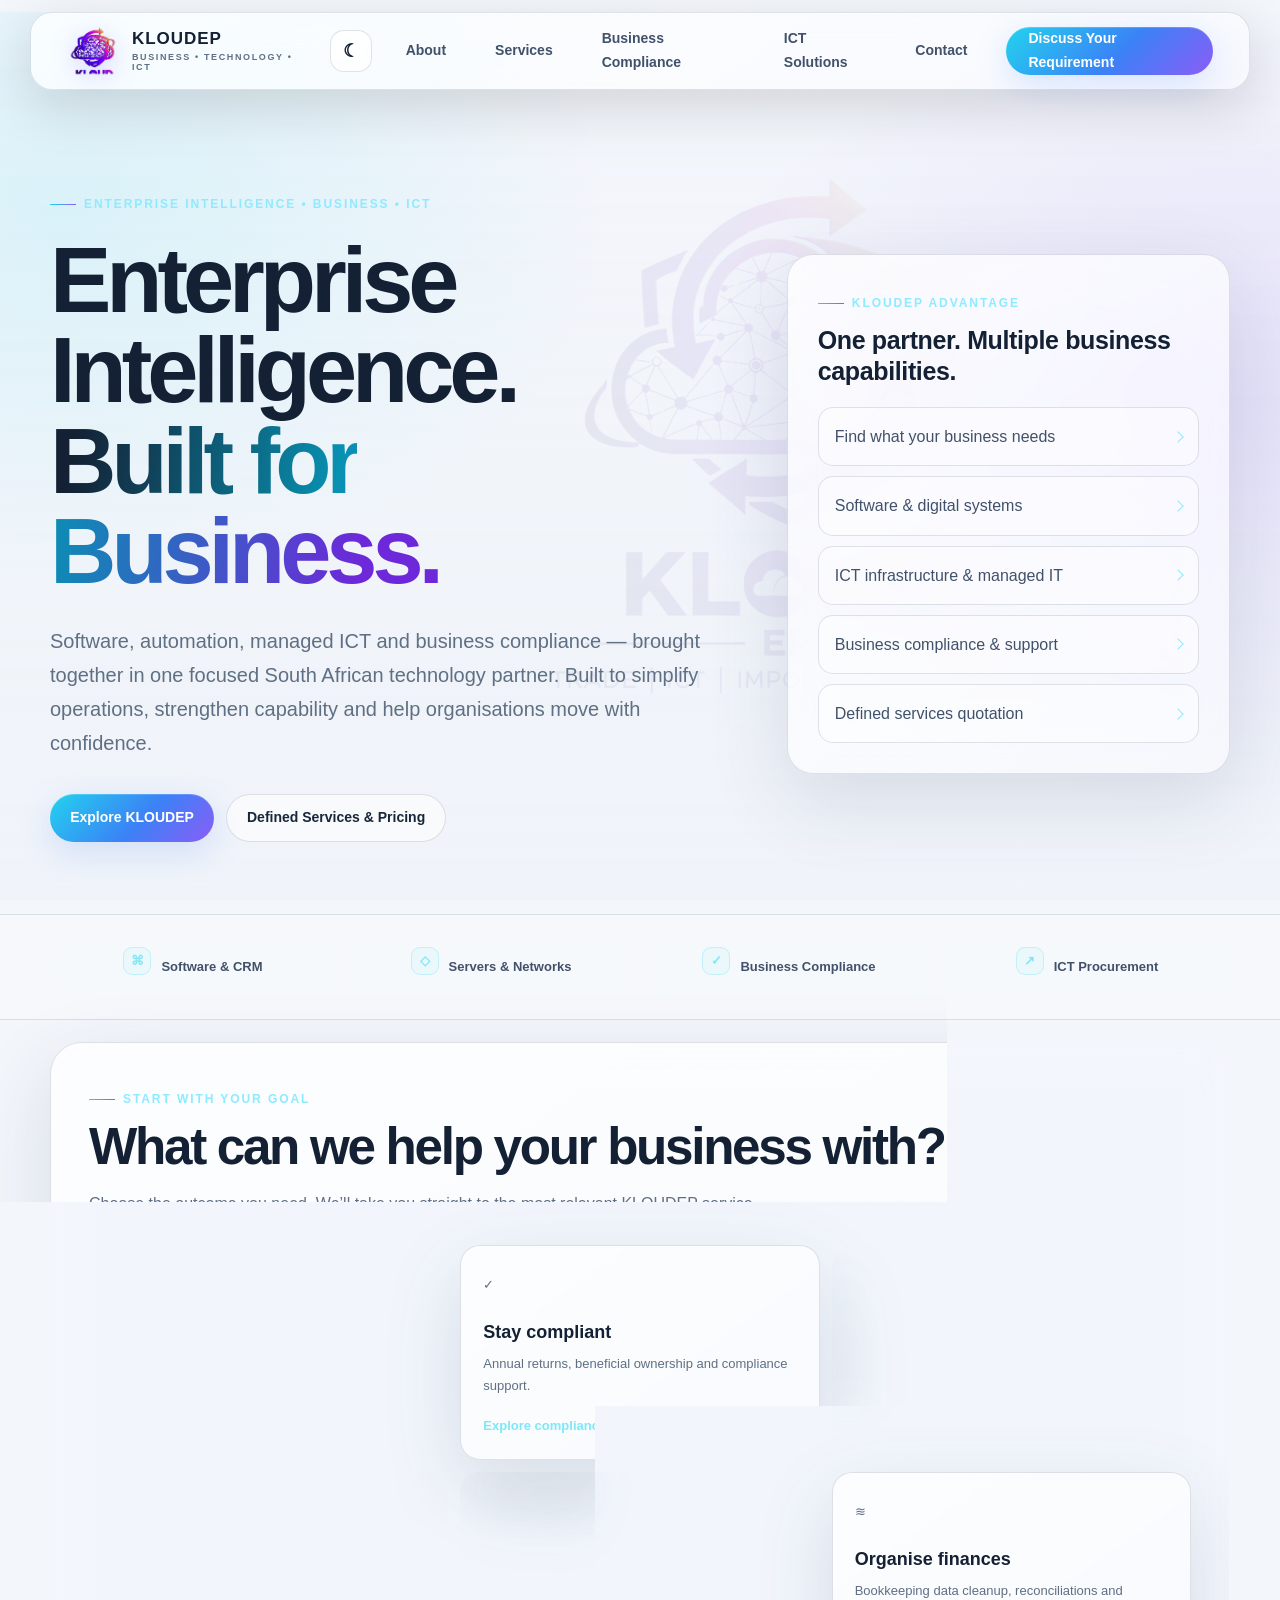
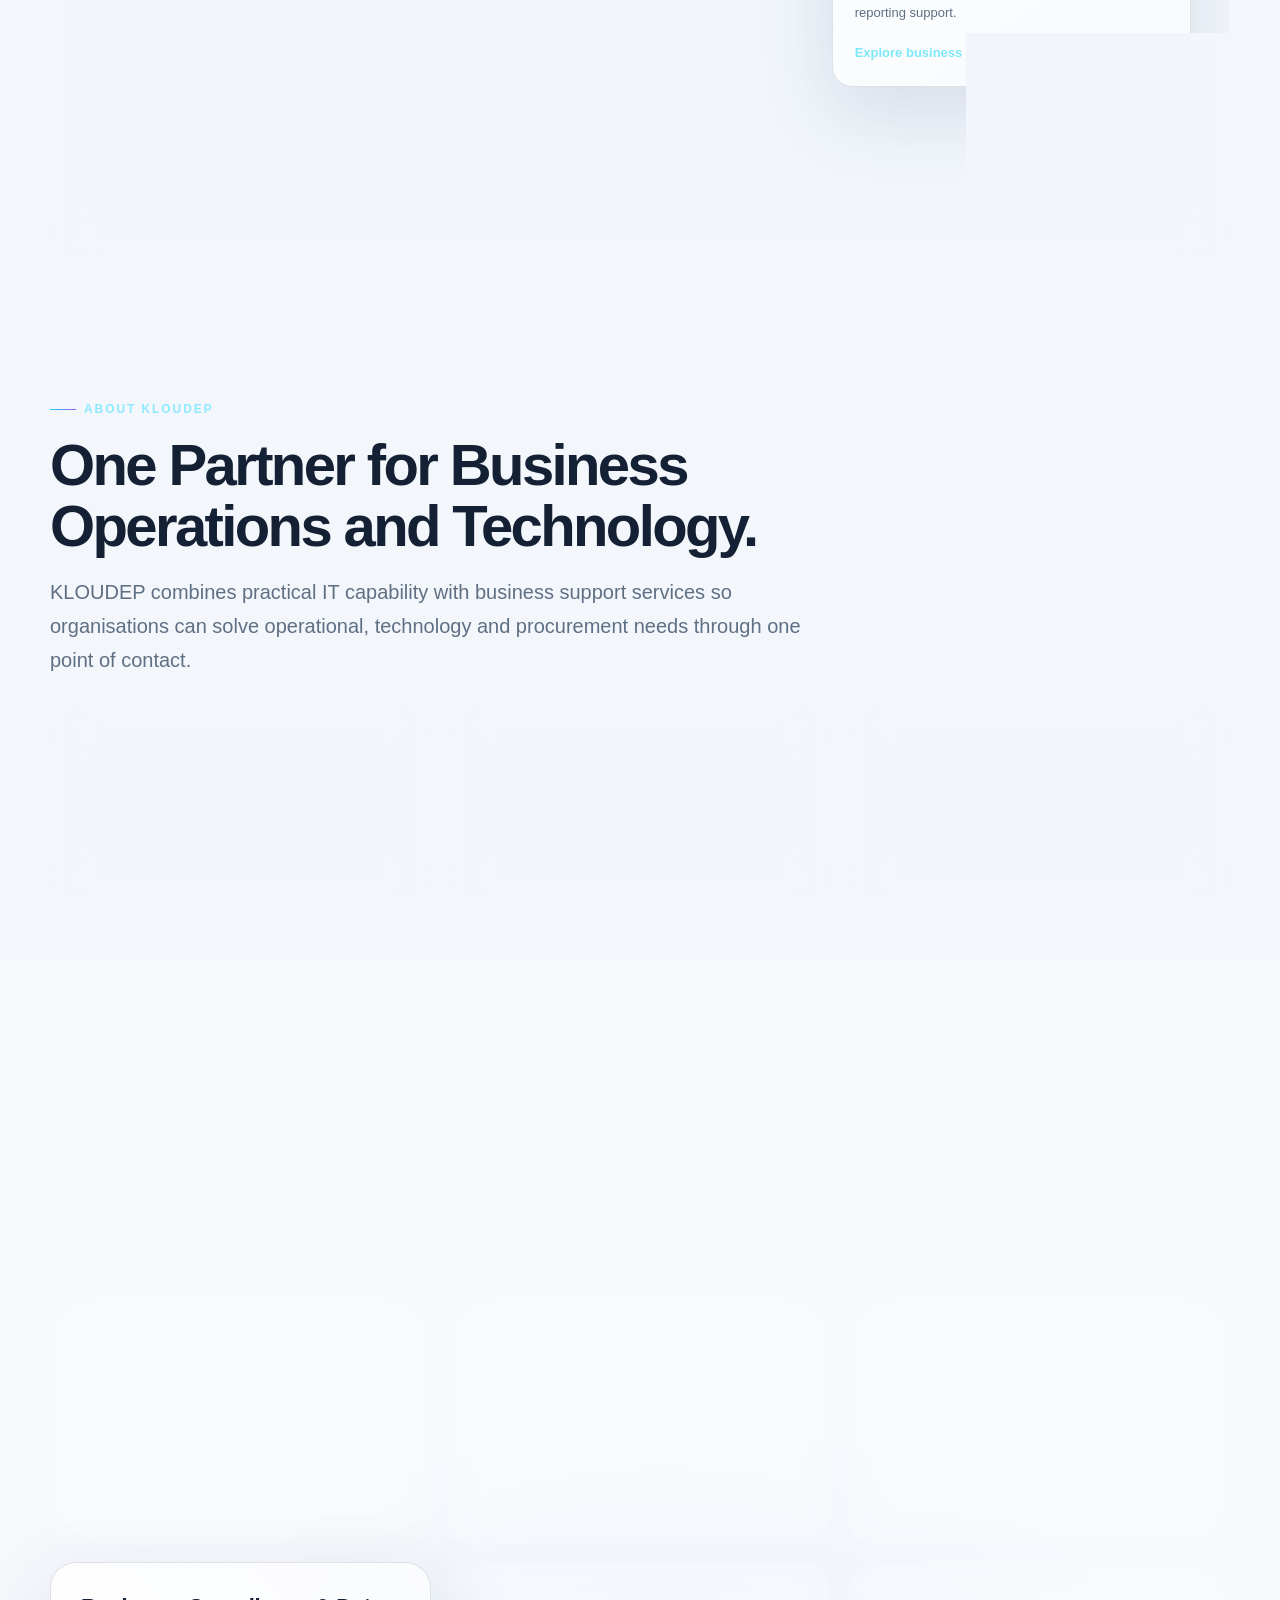
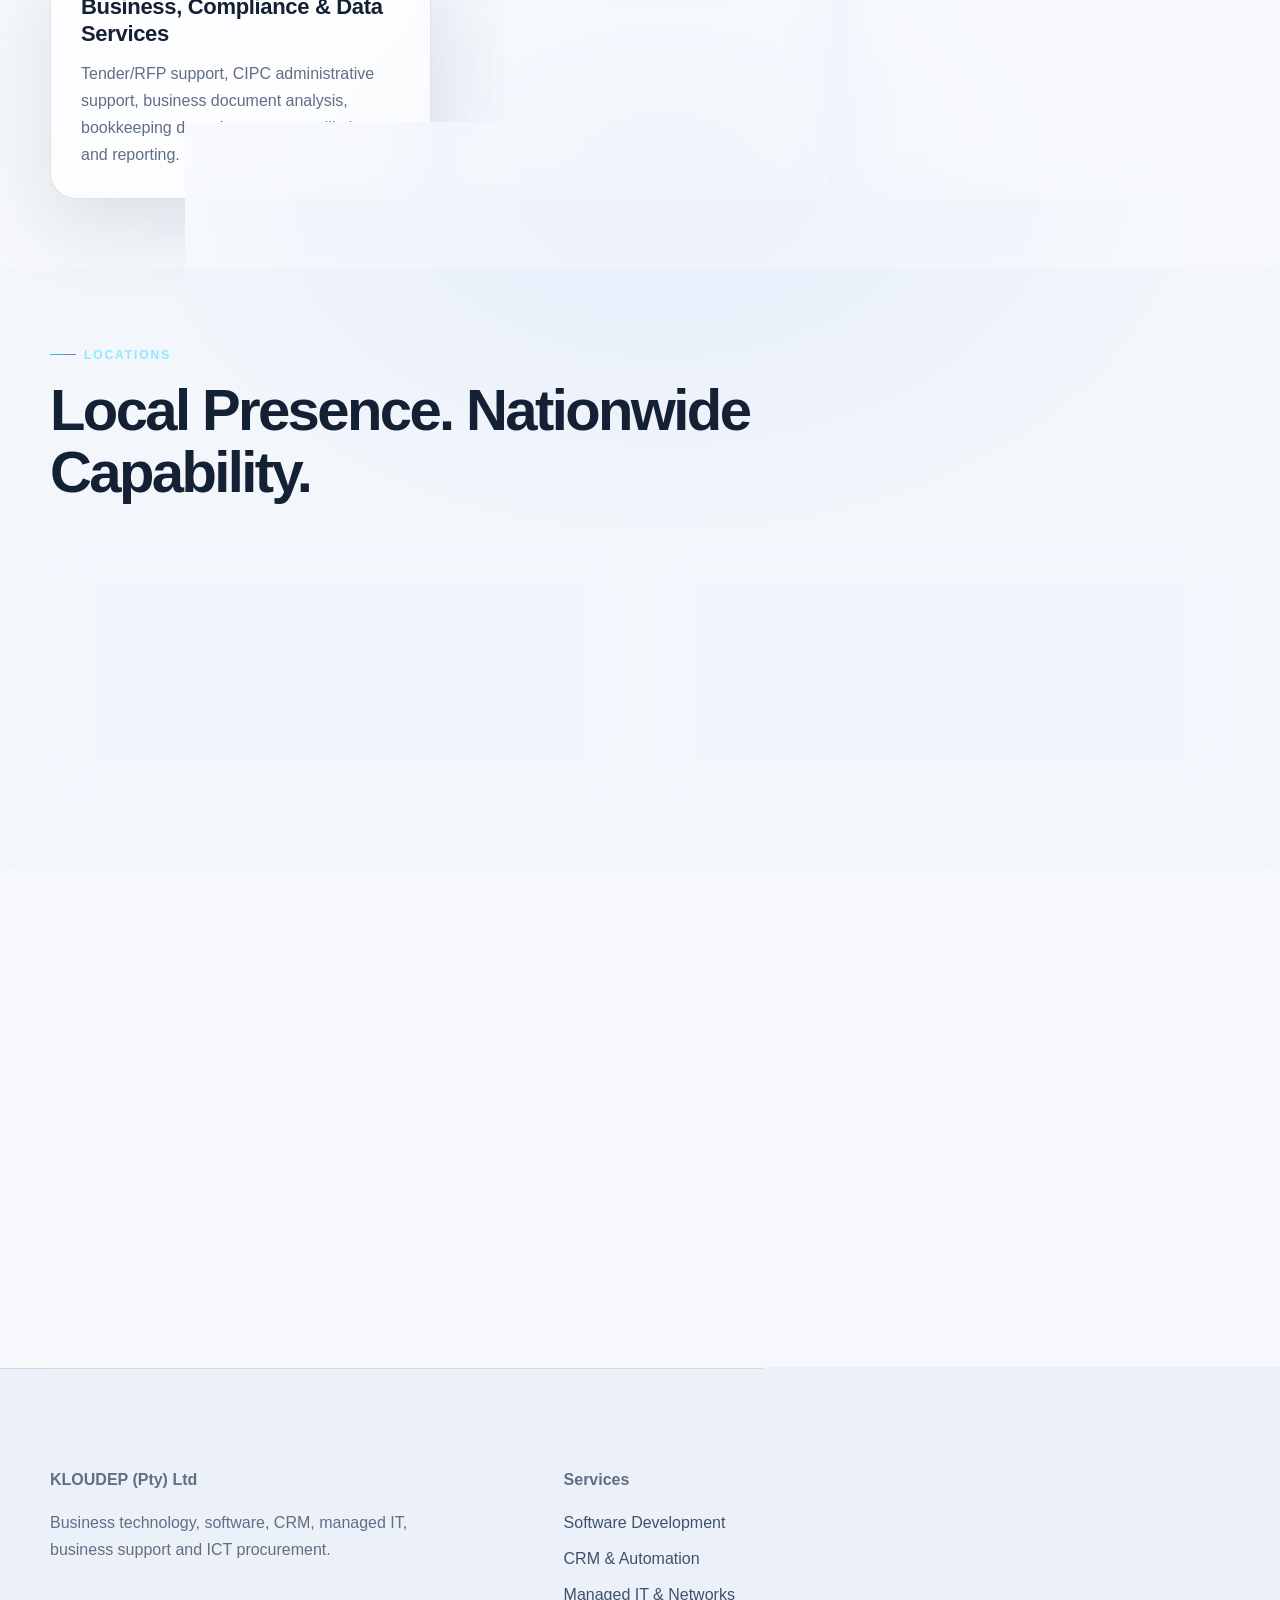
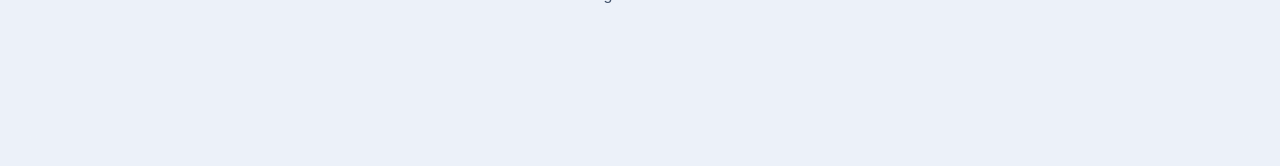
<file: index.html>
<!DOCTYPE html>
<html lang="en">

<head>
  <!-- =========================================================
       BASIC DOCUMENT SETTINGS
  ========================================================== -->
  <meta charset="UTF-8">
  <meta name="viewport" content="width=device-width, initial-scale=1">

  <!-- =========================================================
       SEO
  ========================================================== -->
  <title>
    KLOUDEP | Software, CRM, Managed IT & Business Technology South Africa
  </title>

  <meta
    name="description"
    content="KLOUDEP provides software development, CRM onboarding, business automation, managed IT, server and wireless access point support, business services and ICT procurement in South Africa."
  >
  <!-- Open Graph / Social Sharing -->
<meta property="og:type" content="website">
<meta property="og:site_name" content="KLOUDEP">
<meta property="og:title" content="KLOUDEP | Software, CRM, Managed IT & Business Technology South Africa">
<meta property="og:description" content="Software development, CRM onboarding, business automation, managed IT and ICT solutions for organisations in South Africa.">
<meta property="og:url" content="https://kloudep.co.za/">
<meta property="og:image" content="https://kloudep.co.za/images/logo.png">
  <!-- Twitter / X Sharing -->
<meta name="twitter:card" content="summary_large_image">
<meta name="twitter:title" content="KLOUDEP | Software, CRM, Managed IT & Business Technology South Africa">
<meta name="twitter:description" content="Software development, CRM onboarding, business automation, managed IT and ICT solutions for organisations in South Africa.">
<meta name="twitter:image" content="https://kloudep.co.za/images/logo.png">

  <meta name="robots" content="index, follow">

  <link
    rel="canonical"
    href="https://kloudep.co.za/"
  >

  <!-- =========================================================
       BRANDING & STYLES
  ========================================================== -->
  <link rel="icon" href="images/logo.png">
  <link rel="stylesheet" href="css/style.css">

  <!-- =========================================================
       ORGANISATION STRUCTURED DATA
  ========================================================== -->
  <script type="application/ld+json">
    {
      "@context": "https://schema.org",
      "@type": "Corporation",
    "@id": "https://kloudep.co.za/#organization",
      "name": "KLOUDEP (Pty) Ltd",
      "alternateName": "KLOUDEP",
      "legalName": "KLOUD EP (PTY) LTD",
      "identifier": "2021/387994/07",
      "url": "https://kloudep.co.za/",
      "logo": "https://kloudep.co.za/images/logo.png",
      "telephone": "+27659051136",
      "email": "info@kloudep.co.za",
      "contactPoint": {
        "@type": "ContactPoint",
        "telephone": "+27659051136",
        "email": "info@kloudep.co.za",
        "contactType": "customer service",
        "areaServed": "ZA",
        "availableLanguage": "English"
      }
    }
  </script>
<style>
:root{--bg:#050914;--surface:rgba(15,23,42,.66);--text:#f8fafc;--muted:#a8b3c7;--line:rgba(255,255,255,.10);--cyan:#22d3ee;--blue:#3b82f6;--violet:#8b5cf6;--radius:26px;--shadow:0 24px 80px rgba(0,0,0,.34);--max:1180px;--ease:cubic-bezier(.2,.8,.2,1)}
*{box-sizing:border-box}html{scroll-behavior:smooth}body{margin:0;background:radial-gradient(900px 520px at 12% -5%,rgba(34,211,238,.12),transparent 62%),radial-gradient(850px 520px at 90% 4%,rgba(139,92,246,.12),transparent 60%),var(--bg);color:var(--text);font-family:Inter,ui-sans-serif,-apple-system,BlinkMacSystemFont,"Segoe UI",sans-serif;line-height:1.6;-webkit-font-smoothing:antialiased}a{color:inherit;text-decoration:none}.container{width:min(var(--max),calc(100% - 40px));margin:auto}
header{position:sticky;top:0;z-index:1000;background:rgba(5,9,20,.72);border-bottom:1px solid var(--line);backdrop-filter:blur(20px)}.nav{min-height:76px;display:flex;align-items:center;justify-content:space-between;gap:24px}.brand{display:flex;align-items:center;gap:12px;font-weight:850;letter-spacing:.06em}.brand img{width:58px;height:58px;object-fit:contain;flex:0 0 auto}.brand span{display:flex;flex-direction:column;line-height:1.05}.brand small{margin-top:6px;color:var(--muted);font-size:9px;letter-spacing:.15em}.links{display:flex;align-items:center;gap:25px}.links>a:not(.btn){font-size:14px;color:#d7deea;transition:.25s}.links>a:not(.btn):hover{color:#fff;transform:translateY(-1px)}.menu{display:none;border:1px solid var(--line);background:rgba(255,255,255,.05);color:#fff;border-radius:14px;padding:10px 14px;font-weight:700}
.btn{display:inline-flex;align-items:center;justify-content:center;gap:9px;min-height:48px;padding:0 20px;border:1px solid var(--line);border-radius:999px;background:rgba(255,255,255,.055);color:#fff;font-weight:750;font-size:14px;transition:.25s var(--ease)}.btn:hover{transform:translateY(-3px);background:rgba(255,255,255,.09)}.btn.primary{border:0;background:linear-gradient(135deg,var(--cyan),var(--blue) 55%,var(--violet));box-shadow:0 10px 35px rgba(59,130,246,.25)}
.hero{position:relative;overflow:hidden;padding:118px 0 88px}.hero-grid{display:grid;grid-template-columns:minmax(0,1.2fr) minmax(330px,.8fr);gap:72px;align-items:center}.eyebrow{display:inline-flex;align-items:center;gap:8px;color:#8eeaff;font-size:12px;font-weight:850;letter-spacing:.16em;text-transform:uppercase}.eyebrow:before{content:"";width:26px;height:1px;background:linear-gradient(90deg,var(--cyan),var(--violet))}.hero h1{font-size:clamp(54px,7.3vw,92px);line-height:.96;letter-spacing:-.065em;margin:22px 0 28px}.gradient{background:linear-gradient(100deg,#fff 4%,#67e8f9 42%,#a78bfa 88%);-webkit-background-clip:text;background-clip:text;color:transparent}.lead{max-width:760px;color:var(--muted);font-size:clamp(17px,1.6vw,20px);line-height:1.75}.actions{display:flex;flex-wrap:wrap;gap:12px;margin-top:34px}
.panel,.card{border:1px solid var(--line);background:linear-gradient(145deg,rgba(255,255,255,.075),rgba(255,255,255,.025));box-shadow:var(--shadow);backdrop-filter:blur(16px)}.panel{padding:30px;border-radius:var(--radius)}.panel h3{font-size:25px;margin:13px 0 20px}.quick{display:grid;gap:10px}.quick a{padding:15px 16px;border:1px solid var(--line);border-radius:15px;color:#e5edf8;background:rgba(255,255,255,.025);transition:.25s var(--ease)}.quick a:hover{transform:translateX(5px);background:rgba(255,255,255,.07)}
.trust{border-block:1px solid var(--line);background:rgba(255,255,255,.018)}.trust-grid{min-height:82px;display:grid;grid-template-columns:repeat(4,1fr);align-items:center;text-align:center}.trust-grid a{color:#c7d2e4;font-size:13px;font-weight:750}.section{padding:105px 0}.section.alt{background:rgba(255,255,255,.018);border-block:1px solid rgba(255,255,255,.045)}.head{max-width:800px;margin-bottom:44px}.head h2,.contact h2{font-size:clamp(36px,4.6vw,58px);line-height:1.06;letter-spacing:-.045em;margin:16px 0 18px}.grid3{display:grid;grid-template-columns:repeat(3,1fr);gap:18px}.grid2{display:grid;grid-template-columns:repeat(2,1fr);gap:18px}.card{height:100%;padding:30px;border-radius:var(--radius);transition:.35s var(--ease)}.service .card:hover,.card:hover{transform:translateY(-7px);border-color:rgba(34,211,238,.22);background:rgba(255,255,255,.07)}.card h3{font-size:22px;margin:0 0 13px}.card p,.card address{color:var(--muted);font-style:normal}.tags{margin-top:20px;color:#89e8f7;font-size:12px;font-weight:750}
.need-section{padding:30px 0 110px}.need-shell{padding:38px;border:1px solid var(--line);border-radius:32px;background:radial-gradient(700px 300px at 20% 0,rgba(34,211,238,.10),transparent 60%),rgba(255,255,255,.025);box-shadow:var(--shadow)}.need-shell h2{font-size:clamp(34px,4vw,52px);letter-spacing:-.045em;margin:12px 0 10px}.need-intro{color:var(--muted);margin-bottom:28px}.need-grid{display:grid;grid-template-columns:repeat(3,1fr);gap:12px}.need-card{display:flex;flex-direction:column;min-height:180px;padding:22px;border:1px solid var(--line);border-radius:20px;background:rgba(255,255,255,.035);transition:.3s var(--ease)}.need-card:hover{transform:translateY(-5px);border-color:rgba(34,211,238,.3);background:rgba(255,255,255,.07)}.need-icon{font-size:25px;margin-bottom:20px}.need-card strong{font-size:18px}.need-card span{color:var(--muted);font-size:13px;margin-top:6px}.need-card b{margin-top:auto;padding-top:18px;color:#7de8f8;font-size:13px}.trust-proof{display:flex;flex-wrap:wrap;justify-content:center;gap:12px;margin-top:34px}.proof{padding:10px 14px;border:1px solid var(--line);border-radius:999px;color:#c9d4e6;font-size:12px;background:rgba(255,255,255,.03)}.contact{padding:46px}.contact-actions{margin-top:28px}
footer{padding:70px 0 34px;border-top:1px solid var(--line);background:#030711}.footer{display:grid;grid-template-columns:1.5fr 1fr 1fr;gap:55px}.footer strong{display:block;margin-bottom:16px}.footer p{color:var(--muted);max-width:420px}.footer a{display:block;color:#aebbd0;margin:9px 0}.reveal{opacity:0;transform:translateY(24px);transition:opacity .7s var(--ease),transform .7s var(--ease)}.reveal.visible{opacity:1;transform:none}
@media(max-width:900px){.hero{padding:82px 0 65px}.hero-grid{grid-template-columns:1fr;gap:38px}.grid3,.need-grid{grid-template-columns:1fr 1fr}.trust-grid{grid-template-columns:1fr 1fr;padding:20px 0}.links{position:fixed;inset:76px 0 0;background:rgba(4,8,18,.97);display:flex;flex-direction:column;align-items:stretch;padding:32px 24px;gap:7px;transform:translateX(100%);opacity:0;pointer-events:none;transition:.35s var(--ease)}.links.open{transform:none;opacity:1;pointer-events:auto}.links>a{padding:14px 10px;font-size:18px!important}.menu{display:inline-flex}.footer{grid-template-columns:1fr 1fr}}
@media(max-width:620px){.container{width:min(100% - 28px,var(--max))}.hero h1{font-size:clamp(46px,15vw,68px)}.section{padding:78px 0}.grid3,.grid2,.need-grid,.footer{grid-template-columns:1fr}.need-shell,.contact{padding:26px}.actions .btn{width:100%}.trust-grid{grid-template-columns:1fr}.brand small{display:none}}
@media(prefers-reduced-motion:reduce){html{scroll-behavior:auto}*,*:before,*:after{transition:none!important}.reveal{opacity:1;transform:none}}
</style>

<style>
/* KLOUDEP homepage refinement — header, hero actions, capability rail */
header .nav{min-height:86px}
header .brand img{width:48px;height:48px}
header .brand{gap:14px}
header .brand span{font-size:17px}
header .brand small{font-size:9px;letter-spacing:.18em}
header .links{gap:29px}
header .links>a:not(.btn){font-size:14px;font-weight:700}
header .links .btn.primary{min-height:46px;padding-inline:22px}

.hero .actions .btn{min-width:150px}
.hero .actions .btn.primary{min-width:164px}

.quick a{position:relative;padding-right:42px;overflow:hidden}
.quick a:after{content:"";position:absolute;right:16px;top:50%;width:7px;height:7px;border-top:1.5px solid #8eeaff;border-right:1.5px solid #8eeaff;transform:translateY(-50%) rotate(45deg);transition:transform .25s var(--ease)}
.quick a:hover:after{transform:translate(4px,-50%) rotate(45deg)}
.quick a:hover{box-shadow:inset 0 0 30px rgba(34,211,238,.045)}

.trust{padding:18px 0}
.trust-grid{min-height:auto;gap:12px}
.capability{display:flex!important;align-items:center!important;justify-content:center;gap:10px;padding:13px 15px;border:1px solid transparent;border-radius:16px;transition:.25s var(--ease)}
.capability:hover{background:rgba(255,255,255,.04);border-color:var(--line);transform:translateY(-2px)}
.capability-icon{display:grid;place-items:center;width:28px;height:28px;border:1px solid rgba(34,211,238,.20);border-radius:9px;color:#7de8f8;background:rgba(34,211,238,.055);font-size:13px;flex:0 0 auto}

@media(max-width:1050px){
 header .links{gap:18px}
 header .links>a:not(.btn){font-size:13px}
}
@media(max-width:900px){
 header .nav{min-height:78px}
 header .brand img{width:44px;height:44px}
 .links{inset:78px 0 0}
 .capability{justify-content:flex-start}
}
</style>

  <link rel="stylesheet" href="css/kloudep-glass.css">
  <script src="js/kloudep-ui.js"></script>
</head>


<body>

  <!-- =========================================================
       SITE HEADER
  ========================================================== -->
  <header>

    <div class="container nav">

      <!-- Brand -->
      <a
        class="brand"
        href="index.html"
        aria-label="KLOUDEP home"
      >
        <span class="brand-mark" aria-hidden="true"><img src="images/kloudep-brand-web.png" alt=""></span>

        <span>
          KLOUDEP
          <small>BUSINESS • TECHNOLOGY • ICT</small>
        </span>
      </a>


      <!-- Mobile Menu -->
      <button
        class="menu"
        type="button"
        aria-expanded="false"
        aria-controls="main-navigation"
      >
        Menu
      </button>


      <!-- Main Navigation -->
      <nav
        class="links"
        id="main-navigation"
        aria-label="Main navigation"
      >
        <a href="index.html#about">About</a>
        <a href="index.html#solutions">Services</a>
        <a href="business-services.html">Business Compliance</a>
        <a href="managed-it.html">ICT Solutions</a>
        <a href="index.html#contact">Contact</a>
        <a class="btn primary" href="index.html?topic=general#contact">Discuss Your Requirement</a>
      </nav>

    </div>

  </header>


  <!-- =========================================================
       MAIN CONTENT
  ========================================================== -->
  <main>


    <!-- =======================================================
         HERO
    ======================================================== -->
    <section class="hero">

      <div class="container hero-grid">

        <!-- Hero Copy -->
        <div>

          <div class="eyebrow">
            Enterprise Intelligence • Business • ICT
          </div>

          <h1>
            Enterprise Intelligence.
            <br>
            <span class="gradient">
              Built for Business.
            </span>
          </h1>

          <p class="lead">
            Software, automation, managed ICT and business compliance — brought together
            in one focused South African technology partner. Built to simplify operations,
            strengthen capability and help organisations move with confidence.
          </p>


          <!-- Hero Actions -->
          <div class="actions">
            <a class="btn primary" href="#solutions">Explore KLOUDEP</a>
            <a class="btn" href="business-services.html">Defined Services & Pricing</a>
          </div>

        </div>


        <!-- Premium Service Finder -->
        <aside class="panel reveal">
          <div class="eyebrow">KLOUDEP Advantage</div>
          <h3>One partner. Multiple business capabilities.</h3>
          <div class="quick">
            <a href="#business-needs">Find what your business needs</a>
            <a href="software-development.html">Software &amp; digital systems</a>
            <a href="managed-it.html">ICT infrastructure &amp; managed IT</a>
            <a href="business-services.html">Business compliance &amp; support</a>
            <a href="quotation.html">Defined services quotation</a>
          </div>
        </aside>

      </div>

    </section>


    <!-- =======================================================
         CORE SERVICE STRIP
    ======================================================== -->
    <section
      class="trust"
      aria-label="Core KLOUDEP services"
    >

      <div class="container trust-grid">
        <a class="capability" href="software-development.html"><span class="capability-icon">⌘</span><span>Software &amp; CRM</span></a>
        <a class="capability" href="managed-it.html"><span class="capability-icon">◇</span><span>Servers &amp; Networks</span></a>
        <a class="capability" href="business-services.html"><span class="capability-icon">✓</span><span>Business Compliance</span></a>
        <a class="capability" href="managed-it.html#infrastructure"><span class="capability-icon">↗</span><span>ICT Procurement</span></a>
      </div>
    </section>


    <section class="need-section" id="business-needs">
      <div class="container"><div class="need-shell reveal">
        <div class="eyebrow">Start with your goal</div>
        <h2>What can we help your business with?</h2>
        <p class="need-intro">Choose the outcome you need. We’ll take you straight to the most relevant KLOUDEP service.</p>
        <div class="need-grid">
          <a class="need-card" href="quotation.html?service=company-startup"><span class="need-icon">↗</span><strong>Start a company</strong><span>Company startup and essential compliance support.</span><b>Start setup →</b></a>
          <a class="need-card" href="business-services.html"><span class="need-icon">✓</span><strong>Stay compliant</strong><span>Annual returns, beneficial ownership and compliance support.</span><b>Explore compliance →</b></a>
          <a class="need-card" href="quotation.html?service=tender"><span class="need-icon">◎</span><strong>Respond to a tender</strong><span>RFP and tender compliance support for stronger submissions.</span><b>Get tender support →</b></a>
          <a class="need-card" href="software-development.html"><span class="need-icon">⌘</span><strong>Build software</strong><span>Custom systems, portals, databases, APIs and automation.</span><b>Explore software →</b></a>
          <a class="need-card" href="managed-it.html"><span class="need-icon">◇</span><strong>Improve IT</strong><span>Managed IT, servers, networks and ICT procurement support.</span><b>Explore ICT →</b></a>
          <a class="need-card" href="business-services.html"><span class="need-icon">≋</span><strong>Organise finances</strong><span>Bookkeeping data cleanup, reconciliations and reporting support.</span><b>Explore business services →</b></a>
        </div>
        <div class="trust-proof"><span class="proof">South African registered company</span><span class="proof">VAT registered</span><span class="proof">Structured digital workflows</span><span class="proof">Pretoria &amp; Cape Town presence</span></div>
      </div></div>
    </section>

    <!-- =======================================================
         ABOUT
    ======================================================== -->
    <section
      class="section"
      id="about"
    >

      <div class="container">

        <div class="head">

          <div class="eyebrow">
            About KLOUDEP
          </div>

          <h2>
            One Partner for Business Operations and Technology.
          </h2>

          <p class="lead">
            KLOUDEP combines practical IT capability with business
            support services so organisations can solve operational,
            technology and procurement needs through one point of contact.
          </p>

        </div>


        <div class="grid3">

          <article class="card">

            <h3>Start With the Requirement</h3>

            <p>
              Understand the operational problem first, then determine
              the technology, service or workflow that should support it.
            </p>

          </article>


          <article class="card">

            <h3>Connected Capability</h3>

            <p>
              Software, CRM, ICT infrastructure and business requirements
              can be considered together when the work crosses disciplines.
            </p>

          </article>


          <article class="card">

            <h3>Defined or Scoped</h3>

            <p>
              Use direct quotation for defined catalogue services and
              discovery for requirements that need proper scoping first.
            </p>

          </article>

        </div>

      </div>

    </section>


    <!-- =======================================================
         SOLUTIONS
    ======================================================== -->
    <section
      class="section alt"
      id="solutions"
    >

      <div class="container">

        <div class="head">

          <div class="eyebrow">
            Solutions
          </div>

          <h2>
            Software, CRM, Managed IT & Business Technology Solutions.
          </h2>

        </div>


        <div class="grid3">


          <!-- Software -->
          <a
            class="service"
            href="software-development.html"
          >

            <article class="card">

              <h3>
                Software &amp; Digital Solutions
              </h3>

              <p>
                Custom business software, web applications, portals,
                databases, dashboards, integrations and workflow
                automation.
              </p>

              <div class="tags">
                Web Apps • Databases • APIs • Automation
              </div>

            </article>

          </a>


          <!-- CRM -->
          <a
            class="service"
            href="crm-onboarding.html"
          >

            <article class="card">

              <h3>
                CRM &amp; Business Automation
              </h3>

              <p>
                Structure customer information, pipelines, follow-ups and workflows
                around the way your organisation works.
              </p>

              <div class="tags">
                CRM • Pipelines • Workflows • Automation
              </div>

            </article>

          </a>


          <!-- Managed IT -->
          <a
            class="service"
            href="managed-it.html"
          >

            <article class="card">

              <h3>
                Servers, Networks &amp; Managed IT
              </h3>

              <p>
                Server setup support, LAN/Wi-Fi planning, wireless
                access point setup, troubleshooting and device onboarding.
              </p>

              <div class="tags">
                Servers • Wi-Fi • WAP • Microsoft 365
              </div>

            </article>

          </a>


          <!-- Business Services -->
          <a
        class="service"
        href="business-services.html"
          >
          <article
            class="card"
            id="business-services"
          >

            <h3>
              Business, Compliance &amp; Data Services
            </h3>

            <p>
              Tender/RFP support, CIPC administrative support,
              business document analysis, bookkeeping data cleanup,
              reconciliations and reporting.
            </p>

          </article>
        </a>

          <!-- ICT Procurement -->
          <a
            class="service"
            href="managed-it.html#infrastructure"
          >

            <article class="card">

              <h3>
                ICT Supply &amp; Procurement
              </h3>

              <p>
                Business computing hardware, networking equipment
                and educational technology procurement support.
              </p>

            </article>

          </a>


          <!-- Consulting -->
          <article class="card">

            <h3>
              Technology Consulting &amp; Support
            </h3>

            <p>
              Technology assessments, migration planning,
              system documentation, configuration and troubleshooting.
            </p>

          </article>

        </div>

      </div>

    </section>


    <!-- =======================================================
         LOCATIONS
    ======================================================== -->
    <section
      class="section"
      id="locations"
    >

      <div class="container">

        <div class="head">

          <div class="eyebrow">
            Locations
          </div>

          <h2>
            Local Presence. Nationwide Capability.
          </h2>

        </div>


        <div class="grid2">


          <!-- Pretoria -->
          <article class="card">

            <h3>Pretoria</h3>

            <address>
              266 Stormvoel Road<br>
              Jan Niemand Park<br>
              Pretoria<br>
              Gauteng<br>
              0001
            </address>

          </article>


          <!-- Cape Town -->
          <article class="card">

            <h3>Cape Town</h3>

            <address>
              Cavendish Mall Precinct<br>
              1 Dreyer Street<br>
              Claremont<br>
              Cape Town<br>
              Western Cape<br>
              7708
            </address>

          </article>

        </div>

      </div>

    </section>


    <!-- =======================================================
         CONTACT
    ======================================================== -->
    <section
      class="section alt"
      id="contact"
    >

      <div class="container">

        <div class="panel contact">

          <div class="eyebrow">
            Start a Conversation
          </div>

          <h2>
            Tell Us What Your Organisation Needs.
          </h2>

          <p class="lead">
            From CRM rollout or custom software to WAPs,
            server setup support, ICT procurement and
            business services.
          </p>


          <div class="contact-context" id="contact-context" role="status"></div>

          <div class="actions contact-actions">

            <a class="btn primary" href="tel:+27500172335">Call KLOUDEP</a>

            <a
              class="btn"
              href="mailto:info@kloudep.co.za"
            >
              Email KLOUDEP
            </a>

          </div>

        </div>

      </div>

    </section>

  </main>


  <!-- =========================================================
       FOOTER
  ========================================================== -->
  <footer>

    <div class="container footer">


      <!-- Company -->
      <div>

        <strong>
          KLOUDEP (Pty) Ltd
        </strong>

        <p>
          Business technology, software, CRM, managed IT,
          business support and ICT procurement.
        </p>

      </div>


      <!-- Services -->
      <div>

        <strong>
          Services
        </strong>

        <a href="software-development.html">
          Software Development
        </a>

        <a href="crm-onboarding.html">
          CRM &amp; Automation
        </a>

        <a href="managed-it.html">
          Managed IT &amp; Networks
        </a>
        <a href="business-services.html">Business &amp; Compliance</a>
        <a href="quotation.html">Defined Services Quotation</a>

      </div>


      <!-- Contact -->
      <div>

        <strong>
          Contact
        </strong>

        <a href="tel:+27659051136">
          +27 65 905 1136
        </a>

        <a href="mailto:info@kloudep.co.za">
          info@kloudep.co.za
        </a>

      </div>

    </div>

  </footer>


  <!-- =========================================================
       JAVASCRIPT
  ========================================================== -->
  <script>
    (() => {
      const menuButton = document.querySelector('.menu');
      const navigation = document.getElementById('main-navigation');
      if (!menuButton || !navigation) return;
      let lastFocusedElement = null;

      const closeMenu = (restoreFocus = false) => {
        navigation.classList.remove('open');
        menuButton.setAttribute('aria-expanded', 'false');
        menuButton.setAttribute('aria-label', 'Open navigation');
        document.body.style.overflow = '';
        if (restoreFocus && lastFocusedElement) lastFocusedElement.focus();
      };

      menuButton.addEventListener('click', () => {
        const isOpening = !navigation.classList.contains('open');
        if (isOpening) lastFocusedElement = document.activeElement;
        navigation.classList.toggle('open', isOpening);
        menuButton.setAttribute('aria-expanded', String(isOpening));
        menuButton.setAttribute('aria-label', isOpening ? 'Close navigation' : 'Open navigation');
        document.body.style.overflow = isOpening ? 'hidden' : '';
      });

      navigation.querySelectorAll('a').forEach(link => link.addEventListener('click', () => closeMenu(false)));

      document.addEventListener('keydown', event => {
        if (event.key === 'Escape' && navigation.classList.contains('open')) closeMenu(true);
      });

      window.addEventListener('resize', () => {
        if (window.innerWidth > 900 && navigation.classList.contains('open')) closeMenu(false);
      });
    })();
  </script>

</body>

</html>
</file>
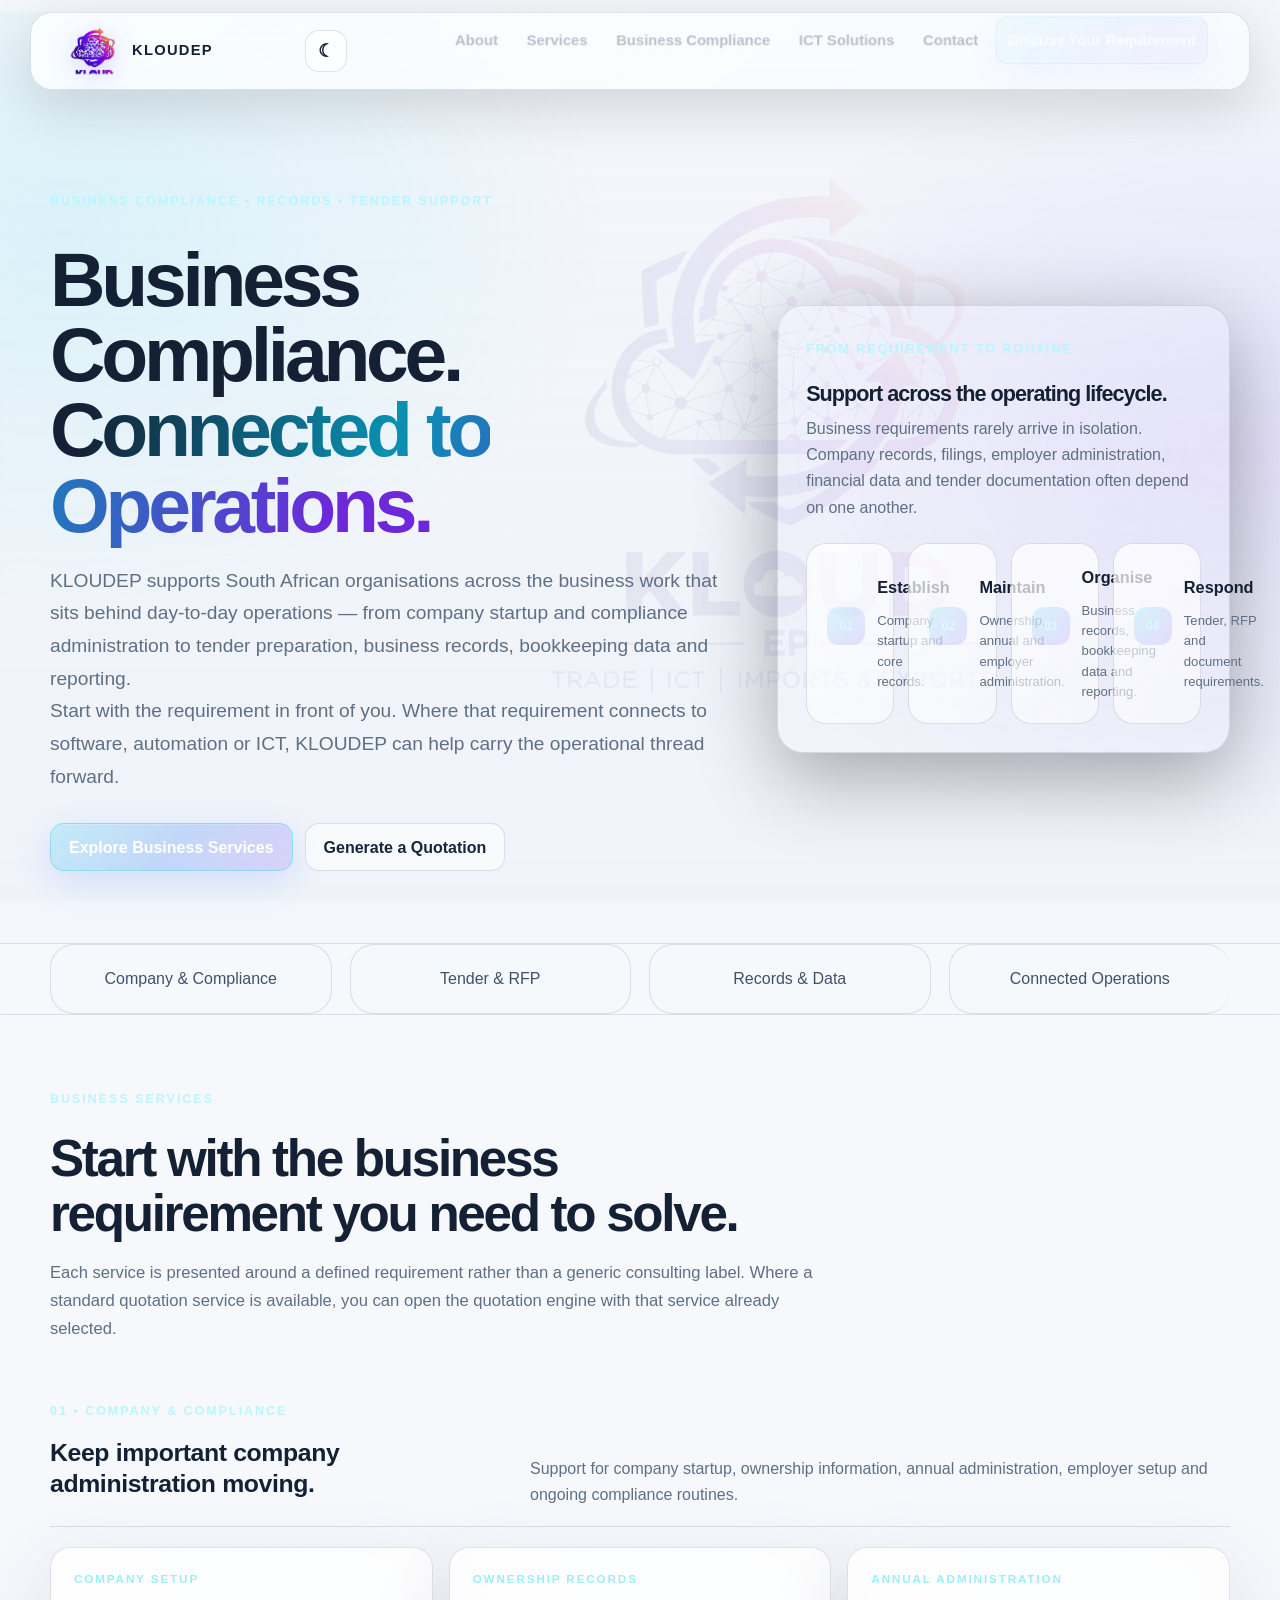
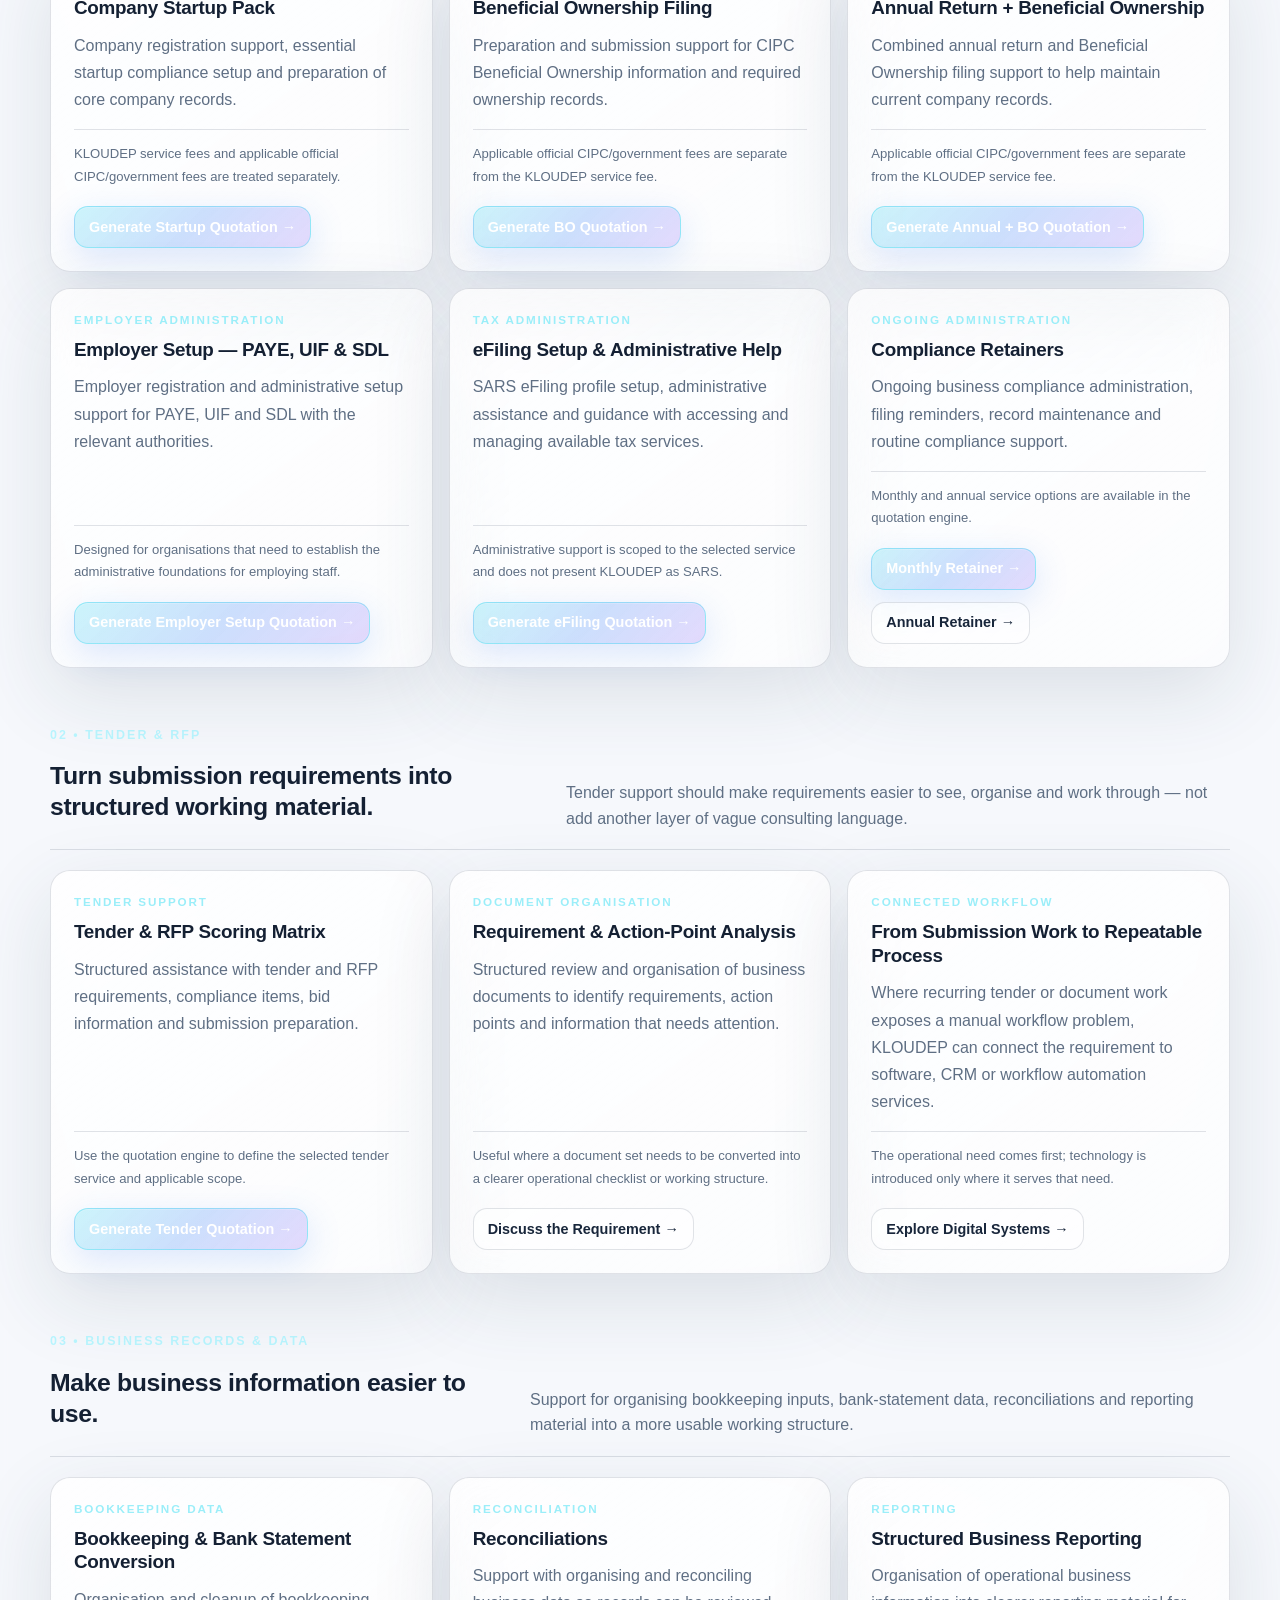
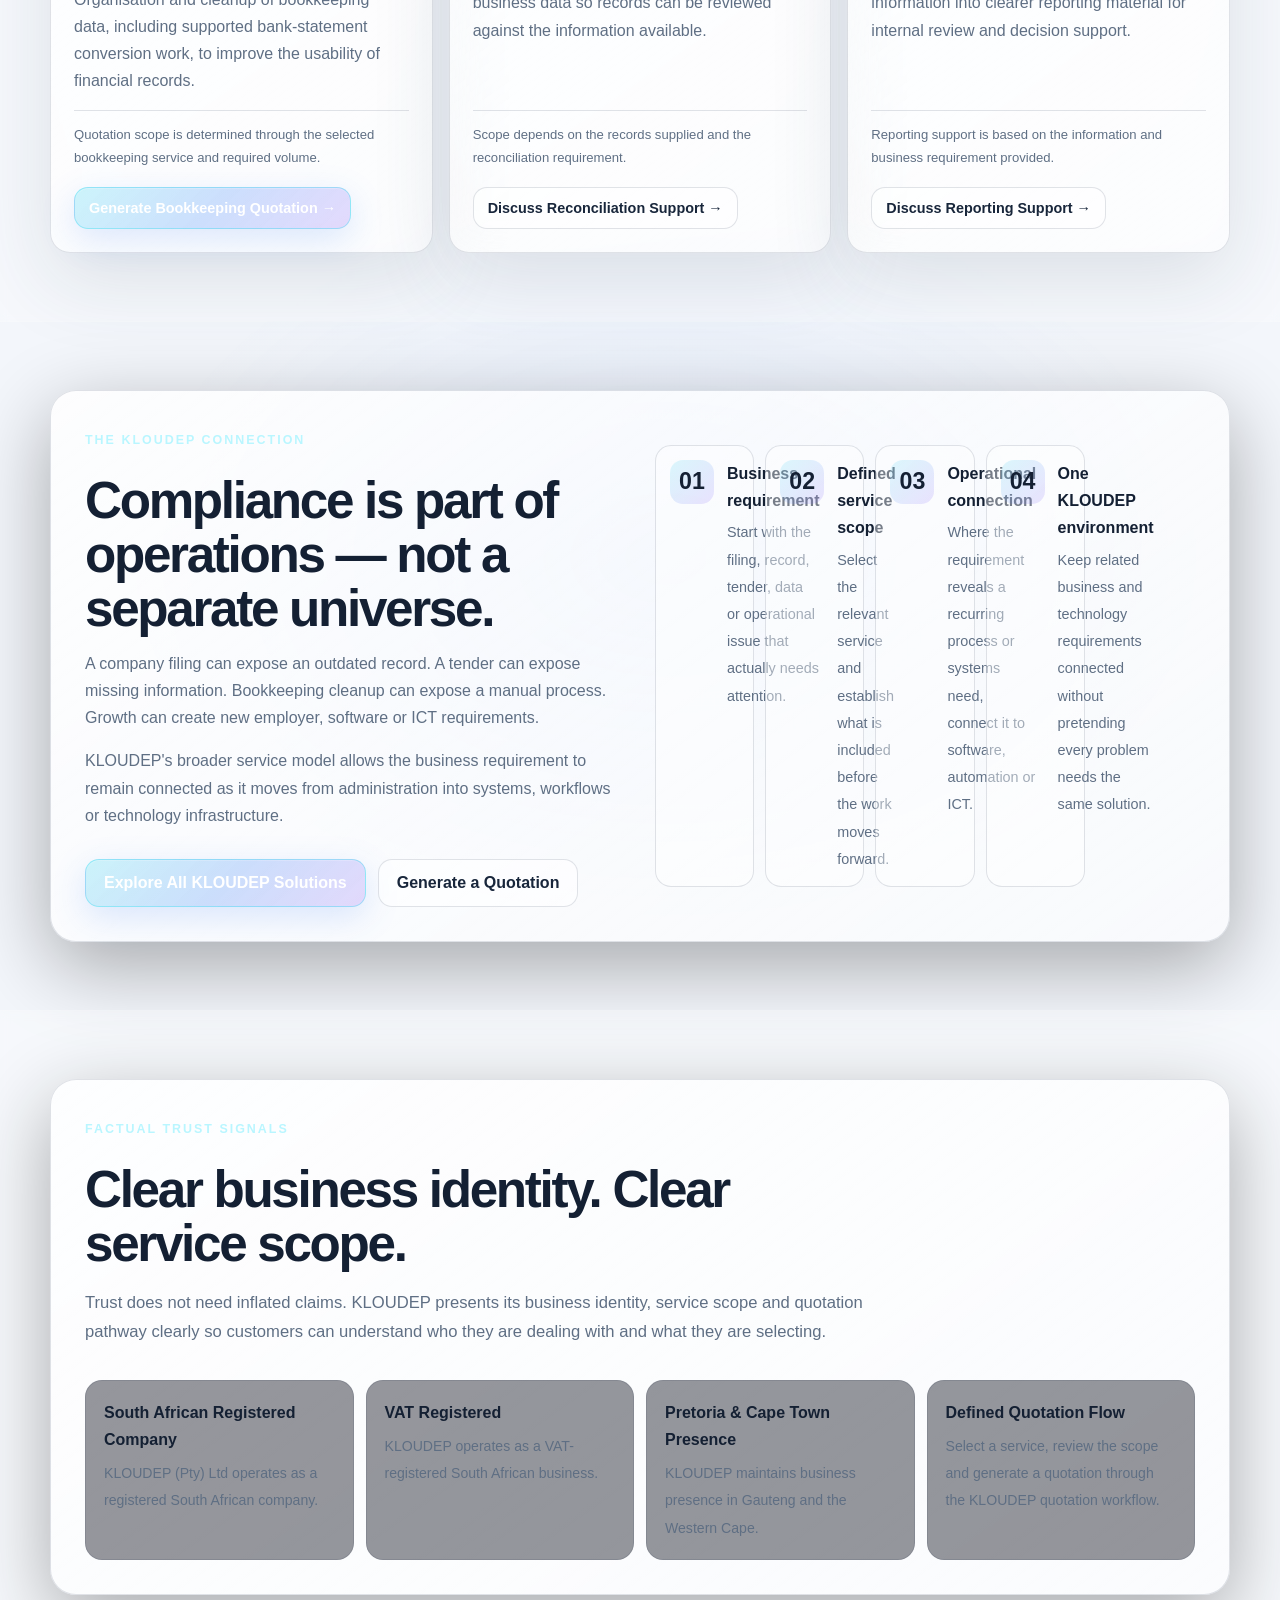
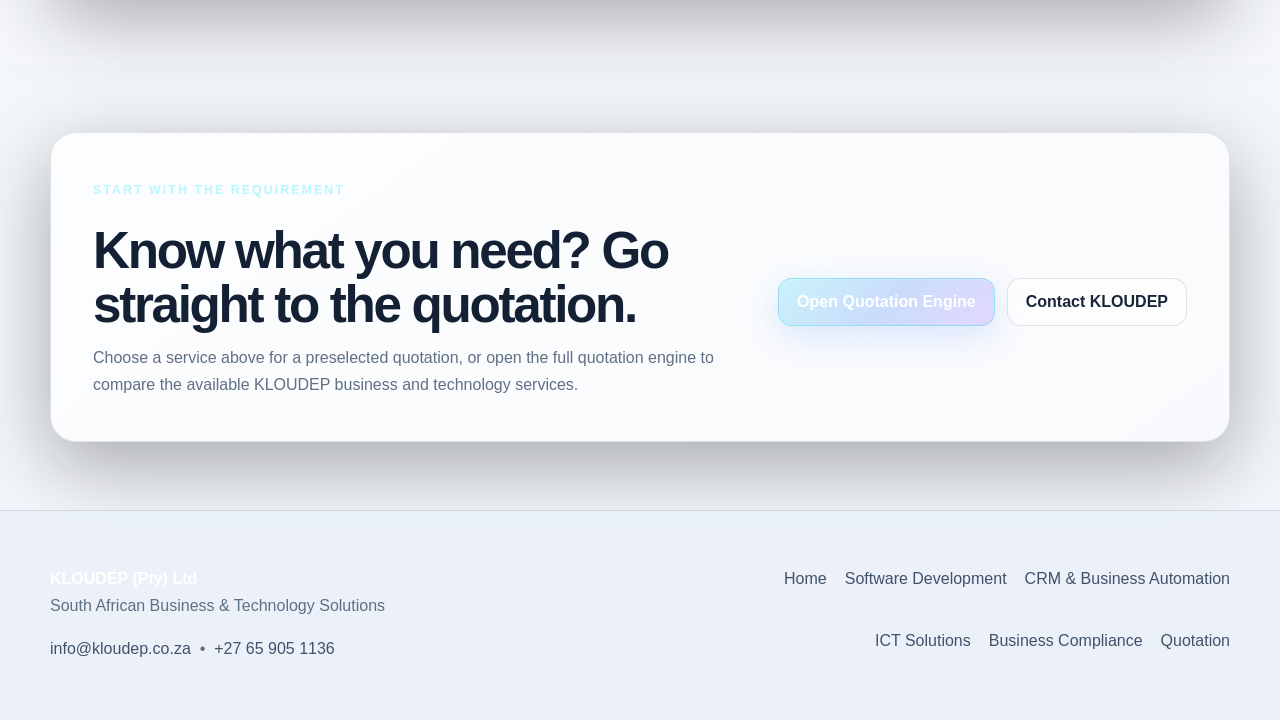
<file: business-services.html>
<!DOCTYPE html>
<html lang="en">
<head>
  <meta charset="UTF-8">
  <meta name="viewport" content="width=device-width, initial-scale=1">

  <title>KLOUDEP Business Services | Compliance, Bookkeeping & Tender Support South Africa</title>
  <meta name="description" content="KLOUDEP provides business support services in South Africa including company compliance support, Beneficial Ownership and annual return administration, employer and eFiling setup assistance, tender and RFP support, bookkeeping data cleanup, reconciliations and reporting.">
  <meta name="robots" content="index, follow">
  <link rel="canonical" href="https://kloudep.co.za/business-services.html">

  <link rel="icon" href="images/logo.png">
  <link rel="stylesheet" href="css/style.css">

  <!-- Open Graph -->
  <meta property="og:type" content="website">
  <meta property="og:site_name" content="KLOUDEP">
  <meta property="og:title" content="KLOUDEP Business Services | Compliance, Bookkeeping & Tender Support South Africa">
  <meta property="og:description" content="Connected business support for company compliance, tender and RFP preparation, business records, bookkeeping data and operational administration in South Africa.">
  <meta property="og:url" content="https://kloudep.co.za/business-services.html">
  <meta property="og:image" content="https://kloudep.co.za/images/logo.png">

  <!-- Twitter / X -->
  <meta name="twitter:card" content="summary_large_image">
  <meta name="twitter:title" content="KLOUDEP Business Services | South Africa">
  <meta name="twitter:description" content="Company compliance, tender and RFP support, bookkeeping data organisation and connected business operations support.">
  <meta name="twitter:image" content="https://kloudep.co.za/images/logo.png">

  <!-- Organisation structured data -->
  <script type="application/ld+json">
  {
    "@context": "https://schema.org",
    "@type": "Corporation",
    "@id": "https://kloudep.co.za/#organization",
    "name": "KLOUDEP (Pty) Ltd",
    "alternateName": "KLOUDEP",
    "legalName": "KLOUD EP (PTY) LTD",
    "identifier": "2021/387994/07",
    "url": "https://kloudep.co.za/",
    "logo": "https://kloudep.co.za/images/logo.png",
    "telephone": "+27659051136",
    "email": "info@kloudep.co.za",
    "contactPoint": {
      "@type": "ContactPoint",
      "telephone": "+27659051136",
      "email": "info@kloudep.co.za",
      "contactType": "customer service",
      "areaServed": "ZA",
      "availableLanguage": "English"
    }
  }
  </script>

  <style>
    :root{
      --bg:#050914;
      --surface:rgba(15,23,42,.68);
      --surface-strong:rgba(15,23,42,.92);
      --text:#f8fafc;
      --muted:#a8b3c7;
      --line:rgba(255,255,255,.10);
      --cyan:#22d3ee;
      --blue:#3b82f6;
      --violet:#8b5cf6;
      --shadow:0 24px 80px rgba(0,0,0,.32);
    }

    *{box-sizing:border-box}
    html{scroll-behavior:smooth}
    body{
      margin:0;
      background:
        radial-gradient(circle at 12% 12%,rgba(34,211,238,.10),transparent 28%),
        radial-gradient(circle at 88% 8%,rgba(139,92,246,.12),transparent 28%),
        var(--bg);
      color:var(--text);
    }
    a{color:inherit}
    .container{width:min(1180px,calc(100% - 40px));margin-inline:auto}

    .site-header{
      position:sticky;
      top:0;
      z-index:100;
      border-bottom:1px solid var(--line);
      background:rgba(5,9,20,.76);
      backdrop-filter:blur(18px);
      -webkit-backdrop-filter:blur(18px);
    }
    .nav{
      min-height:78px;
      display:flex;
      align-items:center;
      justify-content:space-between;
      gap:24px;
    }
    .brand{
      display:inline-flex;
      align-items:center;
      gap:11px;
      text-decoration:none;
      font-weight:800;
      letter-spacing:.08em;
    }
    .brand img{width:58px;height:58px;object-fit:contain;flex:0 0 auto}
    .nav-links{
      display:flex;
      align-items:center;
      gap:7px;
    }
    .nav-links a{
      text-decoration:none;
      color:var(--muted);
      padding:10px 11px;
      border-radius:12px;
      font-size:.94rem;
      transition:.2s ease;
    }
    .nav-links a:hover,.nav-links a:focus-visible{color:var(--text);background:rgba(255,255,255,.06)}
    .nav-links .nav-cta{
      color:#fff;
      border:1px solid rgba(34,211,238,.35);
      background:linear-gradient(135deg,rgba(34,211,238,.16),rgba(59,130,246,.18),rgba(139,92,246,.16));
    }
    .menu{
      display:none;
      width:44px;
      height:44px;
      border:1px solid var(--line);
      border-radius:12px;
      background:rgba(255,255,255,.04);
      color:#fff;
      font-size:1.2rem;
      cursor:pointer;
    }

    .hero{padding:96px 0 72px}
    .hero-grid{
      display:grid;
      grid-template-columns:minmax(0,1.2fr) minmax(320px,.8fr);
      gap:48px;
      align-items:center;
    }
    .eyebrow{
      display:inline-flex;
      align-items:center;
      gap:8px;
      color:#b9f6ff;
      font-size:.78rem;
      font-weight:800;
      letter-spacing:.16em;
      text-transform:uppercase;
      margin-bottom:18px;
    }
    h1,h2,h3,p{margin-top:0}
    h1{
      font-size:clamp(2.9rem,6vw,5.7rem);
      line-height:.96;
      letter-spacing:-.055em;
      margin-bottom:24px;
      max-width:950px;
    }
    .gradient{
      background:linear-gradient(100deg,var(--cyan),#7dd3fc 35%,#a78bfa 72%,#e879f9);
      -webkit-background-clip:text;
      background-clip:text;
      color:transparent;
    }
    .lead{
      max-width:760px;
      color:var(--muted);
      font-size:clamp(1.05rem,1.5vw,1.22rem);
      line-height:1.75;
    }
    .actions{display:flex;flex-wrap:wrap;gap:12px;margin-top:30px}
    .btn{
      display:inline-flex;
      align-items:center;
      justify-content:center;
      min-height:48px;
      padding:0 18px;
      border-radius:14px;
      border:1px solid var(--line);
      background:rgba(255,255,255,.045);
      color:#fff;
      text-decoration:none;
      font-weight:750;
      transition:.2s ease;
    }
    .btn:hover,.btn:focus-visible{transform:translateY(-1px);border-color:rgba(34,211,238,.42)}
    .btn.primary{
      border-color:rgba(34,211,238,.34);
      background:linear-gradient(135deg,rgba(34,211,238,.22),rgba(59,130,246,.25),rgba(139,92,246,.22));
      box-shadow:0 12px 38px rgba(59,130,246,.12);
    }
    .btn.small{min-height:42px;padding:0 14px;font-size:.9rem}

    .hero-panel,.story-shell,.trust-shell,.cta-shell{
      border:1px solid var(--line);
      border-radius:26px;
      background:linear-gradient(145deg,rgba(255,255,255,.065),rgba(255,255,255,.025));
      box-shadow:var(--shadow);
    }
    .hero-panel{padding:28px}
    .hero-panel h2{font-size:1.35rem;letter-spacing:-.02em;margin-bottom:10px}
    .hero-panel p{color:var(--muted);line-height:1.65}
    .journey{display:grid;gap:10px;margin-top:22px}
    .journey-item{
      display:grid;
      grid-template-columns:38px 1fr;
      gap:12px;
      align-items:center;
      padding:12px;
      border:1px solid var(--line);
      border-radius:16px;
      background:rgba(5,9,20,.45);
    }
    .journey-num{
      width:38px;height:38px;border-radius:12px;
      display:grid;place-items:center;
      color:#d9fbff;font-weight:800;
      background:linear-gradient(135deg,rgba(34,211,238,.16),rgba(139,92,246,.18));
    }
    .journey-item strong{display:block;font-size:.95rem}
    .journey-item span{display:block;color:var(--muted);font-size:.82rem;margin-top:2px}

    .cap-strip{border-block:1px solid var(--line);background:rgba(255,255,255,.018)}
    .cap-grid{display:grid;grid-template-columns:repeat(4,1fr)}
    .capability{
      padding:20px 18px;
      text-decoration:none;
      text-align:center;
      color:#dce6f5;
      border-right:1px solid var(--line);
    }
    .capability:last-child{border-right:0}
    .capability:hover{background:rgba(255,255,255,.035)}

    .section{padding:84px 0}
    .section.alt{background:linear-gradient(180deg,rgba(255,255,255,.018),rgba(255,255,255,.008))}
    .head{max-width:780px;margin-bottom:34px}
    .head h2{
      font-size:clamp(2rem,4vw,3.45rem);
      line-height:1.05;
      letter-spacing:-.045em;
      margin-bottom:16px;
    }
    .head p{color:var(--muted);line-height:1.75;font-size:1.04rem}

    .service-group{margin-top:52px}
    .group-heading{
      display:flex;
      justify-content:space-between;
      gap:24px;
      align-items:end;
      padding-bottom:18px;
      border-bottom:1px solid var(--line);
      margin-bottom:20px;
    }
    .group-heading h3{font-size:1.55rem;margin-bottom:6px}
    .group-heading p{color:var(--muted);margin:0;max-width:700px;line-height:1.6}

    .service-grid{display:grid;grid-template-columns:repeat(3,1fr);gap:16px}
    .service-card{
      display:flex;
      flex-direction:column;
      min-height:100%;
      padding:23px;
      border:1px solid var(--line);
      border-radius:20px;
      background:rgba(15,23,42,.58);
      transition:.2s ease;
    }
    .service-card:hover{transform:translateY(-2px);border-color:rgba(34,211,238,.26)}
    .service-card .kicker{color:#9beef9;font-size:.73rem;font-weight:800;letter-spacing:.11em;text-transform:uppercase;margin-bottom:10px}
    .service-card h3{font-size:1.18rem;margin-bottom:10px}
    .service-card p{color:var(--muted);line-height:1.65;margin-bottom:16px}
    .service-card .note{font-size:.82rem;color:#c6d1df;padding-top:13px;border-top:1px solid var(--line);margin-top:auto}
    .service-card .card-action{margin-top:18px}

    .story-shell{padding:34px}
    .story-grid{display:grid;grid-template-columns:1fr 1fr;gap:30px}
    .story-copy p{color:var(--muted);line-height:1.75}
    .flow{display:grid;gap:11px}
    .flow-row{
      display:grid;
      grid-template-columns:44px 1fr;
      gap:13px;
      padding:14px;
      border:1px solid var(--line);
      border-radius:16px;
      background:rgba(5,9,20,.42);
    }
    .flow-icon{
      width:44px;height:44px;border-radius:13px;display:grid;place-items:center;
      background:linear-gradient(135deg,rgba(34,211,238,.15),rgba(139,92,246,.17));
      font-weight:800;
    }
    .flow-row strong{display:block;margin-bottom:4px}
    .flow-row span{color:var(--muted);font-size:.9rem;line-height:1.5}

    .trust-shell{padding:34px}
    .proof-grid{display:grid;grid-template-columns:repeat(4,1fr);gap:12px;margin-top:24px}
    .proof{
      padding:18px;
      border:1px solid var(--line);
      border-radius:17px;
      background:rgba(5,9,20,.42);
    }
    .proof strong{display:block;margin-bottom:6px}
    .proof span{color:var(--muted);font-size:.88rem;line-height:1.5}

    .cta-shell{
      padding:42px;
      display:grid;
      grid-template-columns:1fr auto;
      gap:28px;
      align-items:center;
      background:
        radial-gradient(circle at 85% 20%,rgba(139,92,246,.15),transparent 34%),
        radial-gradient(circle at 10% 80%,rgba(34,211,238,.12),transparent 35%),
        rgba(15,23,42,.64);
    }
    .cta-shell h2{font-size:clamp(2rem,4vw,3.2rem);letter-spacing:-.04em;margin-bottom:10px}
    .cta-shell p{color:var(--muted);line-height:1.65;margin-bottom:0;max-width:700px}

    footer{padding:42px 0;border-top:1px solid var(--line);color:var(--muted)}
    .footer-grid{display:grid;grid-template-columns:1.2fr .8fr;gap:24px}
    footer strong{color:#fff}
    footer a{text-decoration:none;color:#cbd5e1}
    footer a:hover{text-decoration:underline}
    .footer-links{display:flex;flex-wrap:wrap;gap:12px 18px;justify-content:flex-end}

    @media(max-width:900px){
      .container{width:min(100% - 28px,1180px)}
      .menu{display:inline-grid;place-items:center}
      .nav-links{
        display:none;
        position:absolute;
        left:14px;right:14px;top:72px;
        padding:12px;
        flex-direction:column;
        align-items:stretch;
        border:1px solid var(--line);
        border-radius:18px;
        background:rgba(5,9,20,.97);
        box-shadow:var(--shadow);
      }
      .nav-links.open{display:flex}
      .nav-links a{padding:12px}
      .brand img{width:52px;height:52px}
      .hero{padding:72px 0 56px}
      .hero-grid,.story-grid,.cta-shell,.footer-grid{grid-template-columns:1fr}
      .service-grid{grid-template-columns:repeat(2,1fr)}
      .proof-grid,.cap-grid{grid-template-columns:repeat(2,1fr)}
      .capability:nth-child(2){border-right:0}
      .capability:nth-child(-n+2){border-bottom:1px solid var(--line)}
      .footer-links{justify-content:flex-start}
    }

    @media(max-width:620px){
      h1{font-size:clamp(2.55rem,14vw,4.2rem)}
      .section{padding:66px 0}
      .service-grid,.proof-grid{grid-template-columns:1fr}
      .group-heading{align-items:start;flex-direction:column}
      .hero-panel,.story-shell,.trust-shell,.cta-shell{padding:24px}
      .actions .btn{width:100%}
    }

    @media(prefers-reduced-motion:reduce){
      html{scroll-behavior:auto}
      *,*::before,*::after{transition:none!important;animation:none!important}
    }
  </style>
  <link rel="stylesheet" href="css/kloudep-glass.css">
  <script src="js/kloudep-ui.js"></script>
</head>

<body>

  <!-- =========================================================
       PREMIUM SITE NAVIGATION
  ========================================================== -->
  <header class="site-header">
    <div class="container nav">
      <a href="index.html" class="brand" aria-label="KLOUDEP home">
        <span class="brand-mark" aria-hidden="true"><img src="images/kloudep-brand-web.png" alt=""></span>
        <span>KLOUDEP</span>
      </a>

      <button class="menu" type="button" aria-expanded="false" aria-controls="main-navigation" aria-label="Open navigation">
        ☰
      </button>

      <nav class="nav-links" id="main-navigation" aria-label="Main navigation">
        <a href="index.html#about">About</a>
        <a href="index.html#solutions">Services</a>
        <a href="business-services.html" aria-current="page">Business Compliance</a>
        <a href="managed-it.html">ICT Solutions</a>
        <a href="index.html#contact">Contact</a>
        <a class="nav-cta" href="index.html?topic=general#contact">Discuss Your Requirement</a>
      </nav>
    </div>
  </header>

  <main>

    <!-- =========================================================
         HERO
    ========================================================== -->
    <section class="hero">
      <div class="container hero-grid">

        <div>
          <div class="eyebrow">Business Compliance • Records • Tender Support</div>

          <h1>
            Business Compliance.
            <br>
            <span class="gradient">Connected to Operations.</span>
          </h1>

          <p class="lead">
            KLOUDEP supports South African organisations across the business work that sits behind day-to-day operations — from company startup and compliance administration to tender preparation, business records, bookkeeping data and reporting.
          </p>

          <p class="lead">
            Start with the requirement in front of you. Where that requirement connects to software, automation or ICT, KLOUDEP can help carry the operational thread forward.
          </p>

          <div class="actions">
            <a class="btn primary" href="#services">Explore Business Services</a>
            <a class="btn" href="quotation.html">Generate a Quotation</a>
          </div>
        </div>

        <aside class="hero-panel" aria-label="Business compliance journey">
          <div class="eyebrow">From Requirement to Routine</div>
          <h2>Support across the operating lifecycle.</h2>
          <p>
            Business requirements rarely arrive in isolation. Company records, filings, employer administration, financial data and tender documentation often depend on one another.
          </p>

          <div class="journey">
            <div class="journey-item">
              <div class="journey-num">01</div>
              <div><strong>Establish</strong><span>Company startup and core records.</span></div>
            </div>
            <div class="journey-item">
              <div class="journey-num">02</div>
              <div><strong>Maintain</strong><span>Ownership, annual and employer administration.</span></div>
            </div>
            <div class="journey-item">
              <div class="journey-num">03</div>
              <div><strong>Organise</strong><span>Business records, bookkeeping data and reporting.</span></div>
            </div>
            <div class="journey-item">
              <div class="journey-num">04</div>
              <div><strong>Respond</strong><span>Tender, RFP and document requirements.</span></div>
            </div>
          </div>
        </aside>

      </div>
    </section>

    <!-- Capability strip -->
    <section class="cap-strip" aria-label="Business service capabilities">
      <div class="container cap-grid">
        <a class="capability" href="#company-compliance">Company &amp; Compliance</a>
        <a class="capability" href="#tender-support">Tender &amp; RFP</a>
        <a class="capability" href="#records-data">Records &amp; Data</a>
        <a class="capability" href="#connected-operations">Connected Operations</a>
      </div>
    </section>

    <!-- =========================================================
         SERVICES
    ========================================================== -->
    <section class="section alt" id="services">
      <div class="container">

        <div class="head">
          <div class="eyebrow">Business Services</div>
          <h2>Start with the business requirement you need to solve.</h2>
          <p>
            Each service is presented around a defined requirement rather than a generic consulting label. Where a standard quotation service is available, you can open the quotation engine with that service already selected.
          </p>
        </div>

        <!-- Company & Compliance -->
        <div class="service-group" id="company-compliance">
          <div class="group-heading">
            <div>
              <div class="eyebrow">01 • Company &amp; Compliance</div>
              <h3>Keep important company administration moving.</h3>
            </div>
            <p>
              Support for company startup, ownership information, annual administration, employer setup and ongoing compliance routines.
            </p>
          </div>

          <div class="service-grid">

            <article class="service-card">
              <div class="kicker">Company Setup</div>
              <h3>Company Startup Pack</h3>
              <p>
                Company registration support, essential startup compliance setup and preparation of core company records.
              </p>
              <div class="note">KLOUDEP service fees and applicable official CIPC/government fees are treated separately.</div>
              <div class="card-action"><a class="btn small primary" href="quotation.html?service=company-startup">Generate Startup Quotation →</a></div>
            </article>

            <article class="service-card">
              <div class="kicker">Ownership Records</div>
              <h3>Beneficial Ownership Filing</h3>
              <p>
                Preparation and submission support for CIPC Beneficial Ownership information and required ownership records.
              </p>
              <div class="note">Applicable official CIPC/government fees are separate from the KLOUDEP service fee.</div>
              <div class="card-action"><a class="btn small primary" href="quotation.html?service=bo-filing">Generate BO Quotation →</a></div>
            </article>

            <article class="service-card">
              <div class="kicker">Annual Administration</div>
              <h3>Annual Return + Beneficial Ownership</h3>
              <p>
                Combined annual return and Beneficial Ownership filing support to help maintain current company records.
              </p>
              <div class="note">Applicable official CIPC/government fees are separate from the KLOUDEP service fee.</div>
              <div class="card-action"><a class="btn small primary" href="quotation.html?service=annual-bo">Generate Annual + BO Quotation →</a></div>
            </article>

            <article class="service-card">
              <div class="kicker">Employer Administration</div>
              <h3>Employer Setup — PAYE, UIF &amp; SDL</h3>
              <p>
                Employer registration and administrative setup support for PAYE, UIF and SDL with the relevant authorities.
              </p>
              <div class="note">Designed for organisations that need to establish the administrative foundations for employing staff.</div>
              <div class="card-action"><a class="btn small primary" href="quotation.html?service=employer-setup">Generate Employer Setup Quotation →</a></div>
            </article>

            <article class="service-card">
              <div class="kicker">Tax Administration</div>
              <h3>eFiling Setup &amp; Administrative Help</h3>
              <p>
                SARS eFiling profile setup, administrative assistance and guidance with accessing and managing available tax services.
              </p>
              <div class="note">Administrative support is scoped to the selected service and does not present KLOUDEP as SARS.</div>
              <div class="card-action"><a class="btn small primary" href="quotation.html?service=efiling-help">Generate eFiling Quotation →</a></div>
            </article>

            <article class="service-card">
              <div class="kicker">Ongoing Administration</div>
              <h3>Compliance Retainers</h3>
              <p>
                Ongoing business compliance administration, filing reminders, record maintenance and routine compliance support.
              </p>
              <div class="note">Monthly and annual service options are available in the quotation engine.</div>
              <div class="card-action">
                <div class="actions" style="margin-top:0">
                  <a class="btn small primary" href="quotation.html?service=compliance-monthly">Monthly Retainer →</a>
                  <a class="btn small" href="quotation.html?service=compliance-annual">Annual Retainer →</a>
                </div>
              </div>
            </article>

          </div>
        </div>

        <!-- Tender & RFP -->
        <div class="service-group" id="tender-support">
          <div class="group-heading">
            <div>
              <div class="eyebrow">02 • Tender &amp; RFP</div>
              <h3>Turn submission requirements into structured working material.</h3>
            </div>
            <p>
              Tender support should make requirements easier to see, organise and work through — not add another layer of vague consulting language.
            </p>
          </div>

          <div class="service-grid">

            <article class="service-card">
              <div class="kicker">Tender Support</div>
              <h3>Tender &amp; RFP Scoring Matrix</h3>
              <p>
                Structured assistance with tender and RFP requirements, compliance items, bid information and submission preparation.
              </p>
              <div class="note">Use the quotation engine to define the selected tender service and applicable scope.</div>
              <div class="card-action"><a class="btn small primary" href="quotation.html?service=tender">Generate Tender Quotation →</a></div>
            </article>

            <article class="service-card">
              <div class="kicker">Document Organisation</div>
              <h3>Requirement &amp; Action-Point Analysis</h3>
              <p>
                Structured review and organisation of business documents to identify requirements, action points and information that needs attention.
              </p>
              <div class="note">Useful where a document set needs to be converted into a clearer operational checklist or working structure.</div>
              <div class="card-action"><a class="btn small" href="index.html#contact">Discuss the Requirement →</a></div>
            </article>

            <article class="service-card">
              <div class="kicker">Connected Workflow</div>
              <h3>From Submission Work to Repeatable Process</h3>
              <p>
                Where recurring tender or document work exposes a manual workflow problem, KLOUDEP can connect the requirement to software, CRM or workflow automation services.
              </p>
              <div class="note">The operational need comes first; technology is introduced only where it serves that need.</div>
              <div class="card-action"><a class="btn small" href="software-development.html">Explore Digital Systems →</a></div>
            </article>

          </div>
        </div>

        <!-- Records & Data -->
        <div class="service-group" id="records-data">
          <div class="group-heading">
            <div>
              <div class="eyebrow">03 • Business Records &amp; Data</div>
              <h3>Make business information easier to use.</h3>
            </div>
            <p>
              Support for organising bookkeeping inputs, bank-statement data, reconciliations and reporting material into a more usable working structure.
            </p>
          </div>

          <div class="service-grid">

            <article class="service-card">
              <div class="kicker">Bookkeeping Data</div>
              <h3>Bookkeeping &amp; Bank Statement Conversion</h3>
              <p>
                Organisation and cleanup of bookkeeping data, including supported bank-statement conversion work, to improve the usability of financial records.
              </p>
              <div class="note">Quotation scope is determined through the selected bookkeeping service and required volume.</div>
              <div class="card-action"><a class="btn small primary" href="quotation.html?service=bookkeeping">Generate Bookkeeping Quotation →</a></div>
            </article>

            <article class="service-card">
              <div class="kicker">Reconciliation</div>
              <h3>Reconciliations</h3>
              <p>
                Support with organising and reconciling business data so records can be reviewed against the information available.
              </p>
              <div class="note">Scope depends on the records supplied and the reconciliation requirement.</div>
              <div class="card-action"><a class="btn small" href="index.html#contact">Discuss Reconciliation Support →</a></div>
            </article>

            <article class="service-card">
              <div class="kicker">Reporting</div>
              <h3>Structured Business Reporting</h3>
              <p>
                Organisation of operational business information into clearer reporting material for internal review and decision support.
              </p>
              <div class="note">Reporting support is based on the information and business requirement provided.</div>
              <div class="card-action"><a class="btn small" href="index.html#contact">Discuss Reporting Support →</a></div>
            </article>

          </div>
        </div>

      </div>
    </section>

    <!-- =========================================================
         COMPLIANCE TO OPERATIONS STORY
    ========================================================== -->
    <section class="section" id="connected-operations">
      <div class="container">
        <div class="story-shell">
          <div class="story-grid">

            <div class="story-copy">
              <div class="eyebrow">The KLOUDEP Connection</div>
              <h2>Compliance is part of operations — not a separate universe.</h2>
              <p>
                A company filing can expose an outdated record. A tender can expose missing information. Bookkeeping cleanup can expose a manual process. Growth can create new employer, software or ICT requirements.
              </p>
              <p>
                KLOUDEP's broader service model allows the business requirement to remain connected as it moves from administration into systems, workflows or technology infrastructure.
              </p>
              <div class="actions">
                <a class="btn primary" href="index.html#solutions">Explore All KLOUDEP Solutions</a>
                <a class="btn" href="quotation.html">Generate a Quotation</a>
              </div>
            </div>

            <div class="flow" aria-label="Connected business operations">
              <div class="flow-row">
                <div class="flow-icon">01</div>
                <div><strong>Business requirement</strong><span>Start with the filing, record, tender, data or operational issue that actually needs attention.</span></div>
              </div>
              <div class="flow-row">
                <div class="flow-icon">02</div>
                <div><strong>Defined service scope</strong><span>Select the relevant service and establish what is included before the work moves forward.</span></div>
              </div>
              <div class="flow-row">
                <div class="flow-icon">03</div>
                <div><strong>Operational connection</strong><span>Where the requirement reveals a recurring process or systems need, connect it to software, automation or ICT.</span></div>
              </div>
              <div class="flow-row">
                <div class="flow-icon">04</div>
                <div><strong>One KLOUDEP environment</strong><span>Keep related business and technology requirements connected without pretending every problem needs the same solution.</span></div>
              </div>
            </div>

          </div>
        </div>
      </div>
    </section>

    <!-- =========================================================
         FACTUAL TRUST
    ========================================================== -->
    <section class="section alt">
      <div class="container">
        <div class="trust-shell">
          <div class="head">
            <div class="eyebrow">Factual Trust Signals</div>
            <h2>Clear business identity. Clear service scope.</h2>
            <p>
              Trust does not need inflated claims. KLOUDEP presents its business identity, service scope and quotation pathway clearly so customers can understand who they are dealing with and what they are selecting.
            </p>
          </div>

          <div class="proof-grid">
            <div class="proof">
              <strong>South African Registered Company</strong>
              <span>KLOUDEP (Pty) Ltd operates as a registered South African company.</span>
            </div>
            <div class="proof">
              <strong>VAT Registered</strong>
              <span>KLOUDEP operates as a VAT-registered South African business.</span>
            </div>
            <div class="proof">
              <strong>Pretoria &amp; Cape Town Presence</strong>
              <span>KLOUDEP maintains business presence in Gauteng and the Western Cape.</span>
            </div>
            <div class="proof">
              <strong>Defined Quotation Flow</strong>
              <span>Select a service, review the scope and generate a quotation through the KLOUDEP quotation workflow.</span>
            </div>
          </div>
        </div>
      </div>
    </section>

    <!-- =========================================================
         FINAL CTA
    ========================================================== -->
    <section class="section">
      <div class="container">
        <div class="cta-shell">
          <div>
            <div class="eyebrow">Start With the Requirement</div>
            <h2>Know what you need? Go straight to the quotation.</h2>
            <p>
              Choose a service above for a preselected quotation, or open the full quotation engine to compare the available KLOUDEP business and technology services.
            </p>
          </div>
          <div class="actions">
            <a class="btn primary" href="quotation.html">Open Quotation Engine</a>
            <a class="btn" href="index.html#contact">Contact KLOUDEP</a>
          </div>
        </div>
      </div>
    </section>

  </main>

  <footer>
    <div class="container footer-grid">
      <div>
        <strong>KLOUDEP (Pty) Ltd</strong>
        <p>South African Business &amp; Technology Solutions</p>
        <p>
          <a href="mailto:info@kloudep.co.za">info@kloudep.co.za</a>
          &nbsp;•&nbsp;
          <a href="tel:+27659051136">+27 65 905 1136</a>
        </p>
      </div>

      <nav class="footer-links" aria-label="Footer navigation">
        <a href="index.html">Home</a>
        <a href="software-development.html">Software Development</a>
        <a href="crm-onboarding.html">CRM &amp; Business Automation</a>
        <a href="managed-it.html">ICT Solutions</a>
        <a href="business-services.html" aria-current="page">Business Compliance</a>
        <a href="quotation.html">Quotation</a>
      </nav>
    </div>
  </footer>

  <script>
    (() => {
      const menuButton = document.querySelector('.menu');
      const navigation = document.getElementById('main-navigation');
      if (!menuButton || !navigation) return;
      let lastFocusedElement = null;

      const closeMenu = (restoreFocus = false) => {
        navigation.classList.remove('open');
        menuButton.setAttribute('aria-expanded', 'false');
        menuButton.setAttribute('aria-label', 'Open navigation');
        document.body.style.overflow = '';
        if (restoreFocus && lastFocusedElement) lastFocusedElement.focus();
      };

      menuButton.addEventListener('click', () => {
        const isOpening = !navigation.classList.contains('open');
        if (isOpening) lastFocusedElement = document.activeElement;
        navigation.classList.toggle('open', isOpening);
        menuButton.setAttribute('aria-expanded', String(isOpening));
        menuButton.setAttribute('aria-label', isOpening ? 'Close navigation' : 'Open navigation');
        document.body.style.overflow = isOpening ? 'hidden' : '';
      });

      navigation.querySelectorAll('a').forEach(link => link.addEventListener('click', () => closeMenu(false)));

      document.addEventListener('keydown', event => {
        if (event.key === 'Escape' && navigation.classList.contains('open')) closeMenu(true);
      });

      window.addEventListener('resize', () => {
        if (window.innerWidth > 900 && navigation.classList.contains('open')) closeMenu(false);
      });
    })();
  </script>

</body>
</html>
</file>
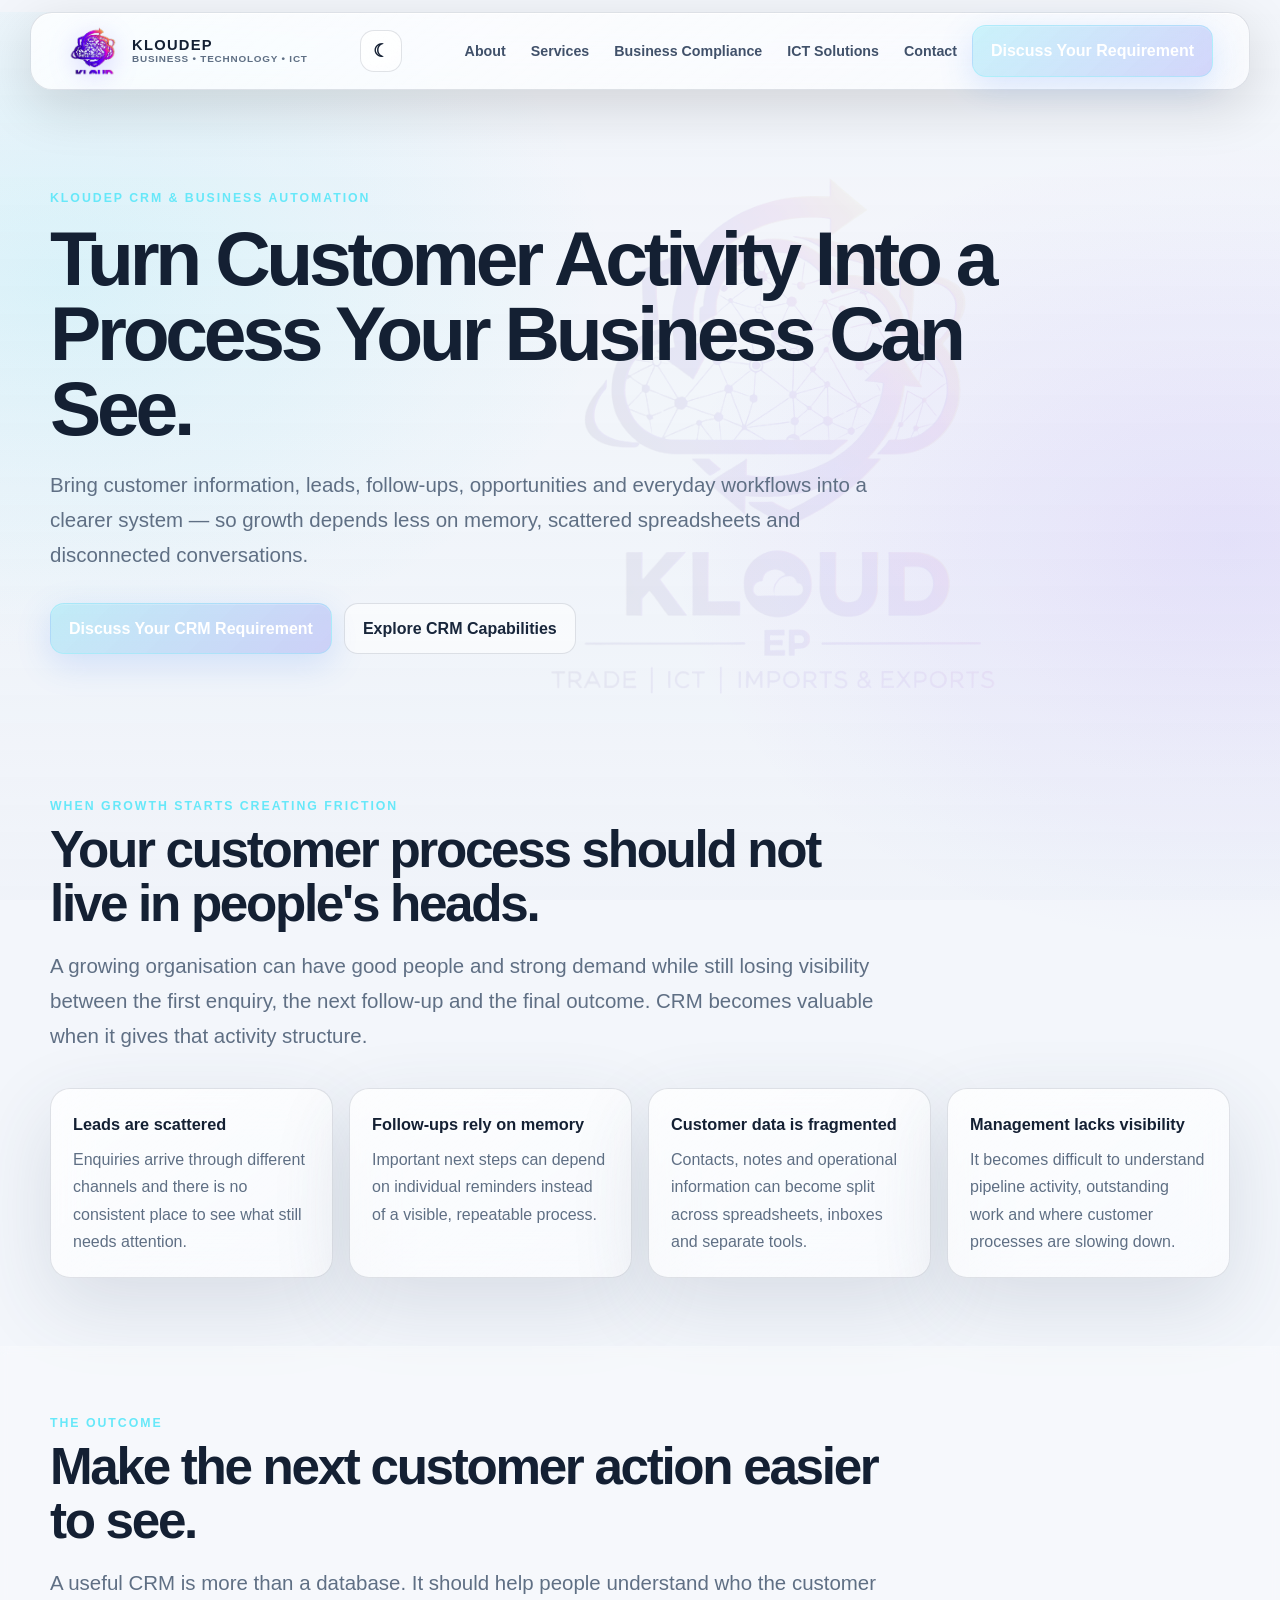
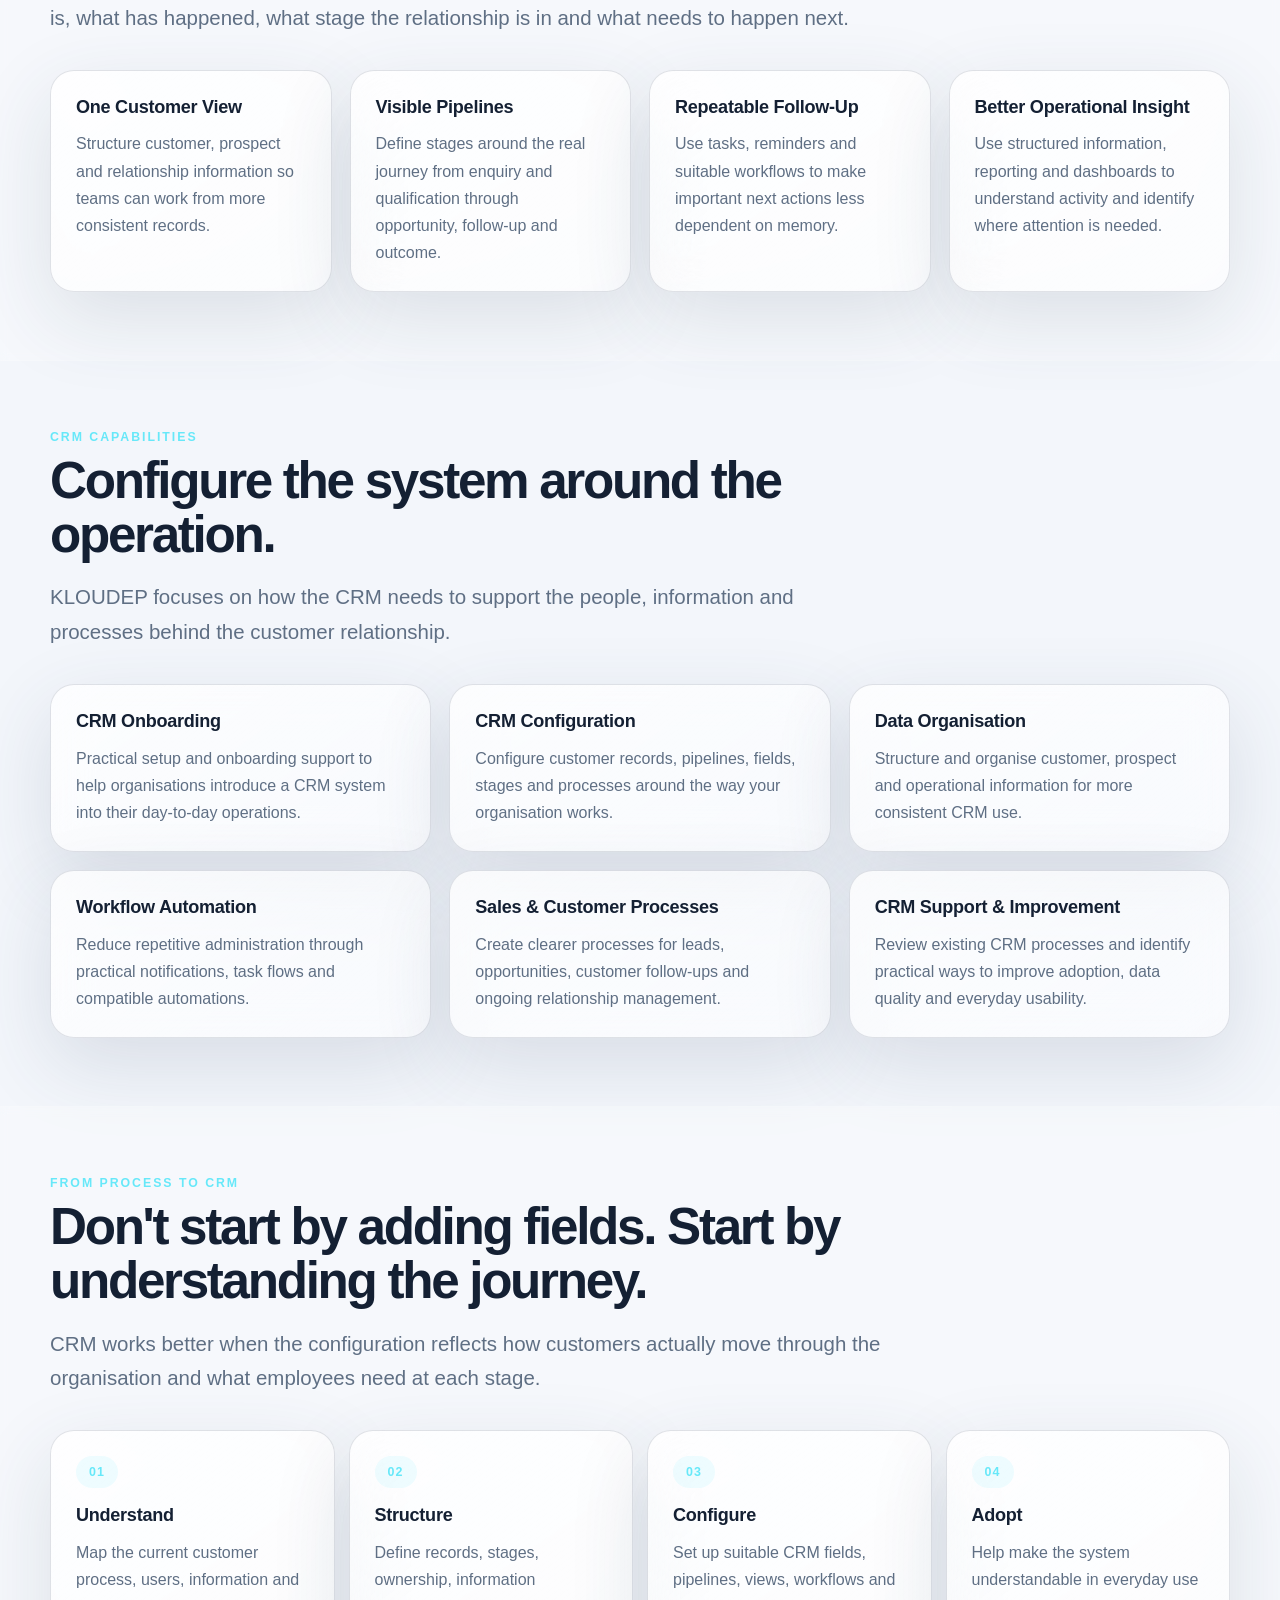
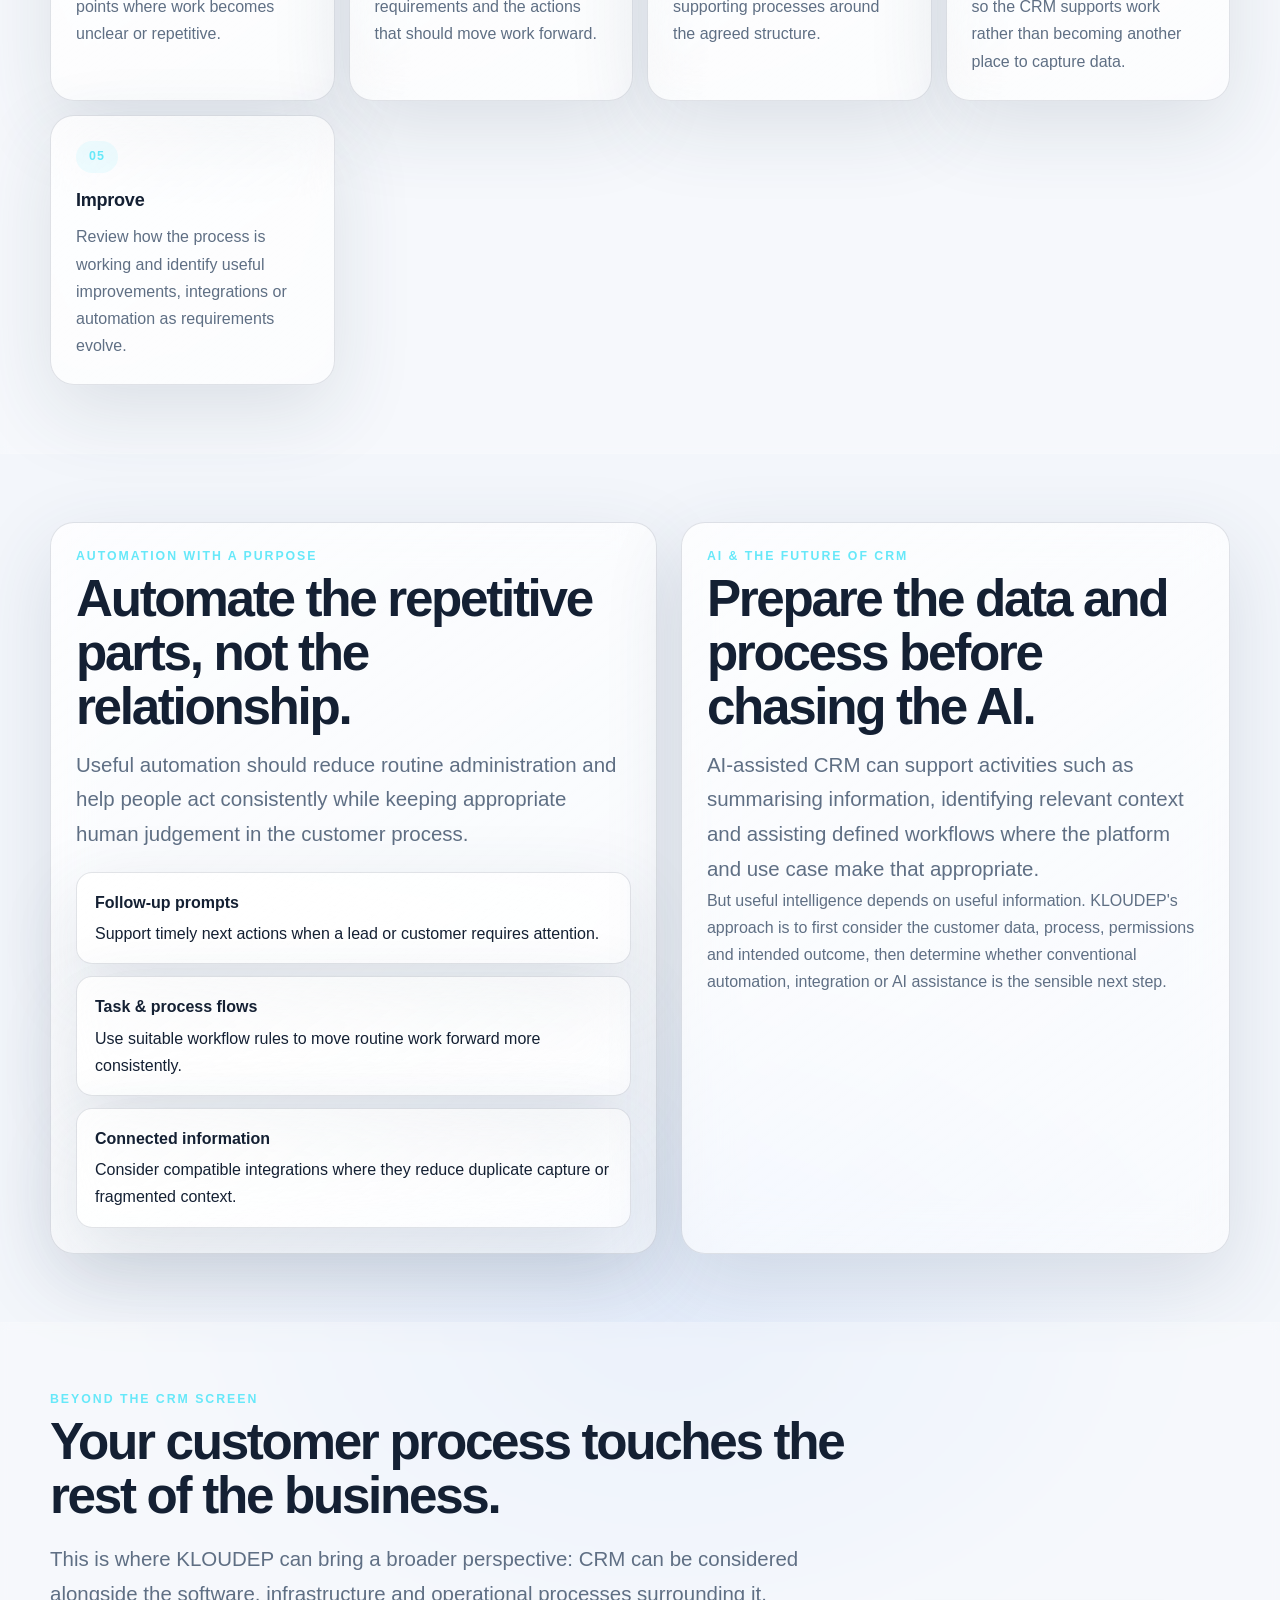
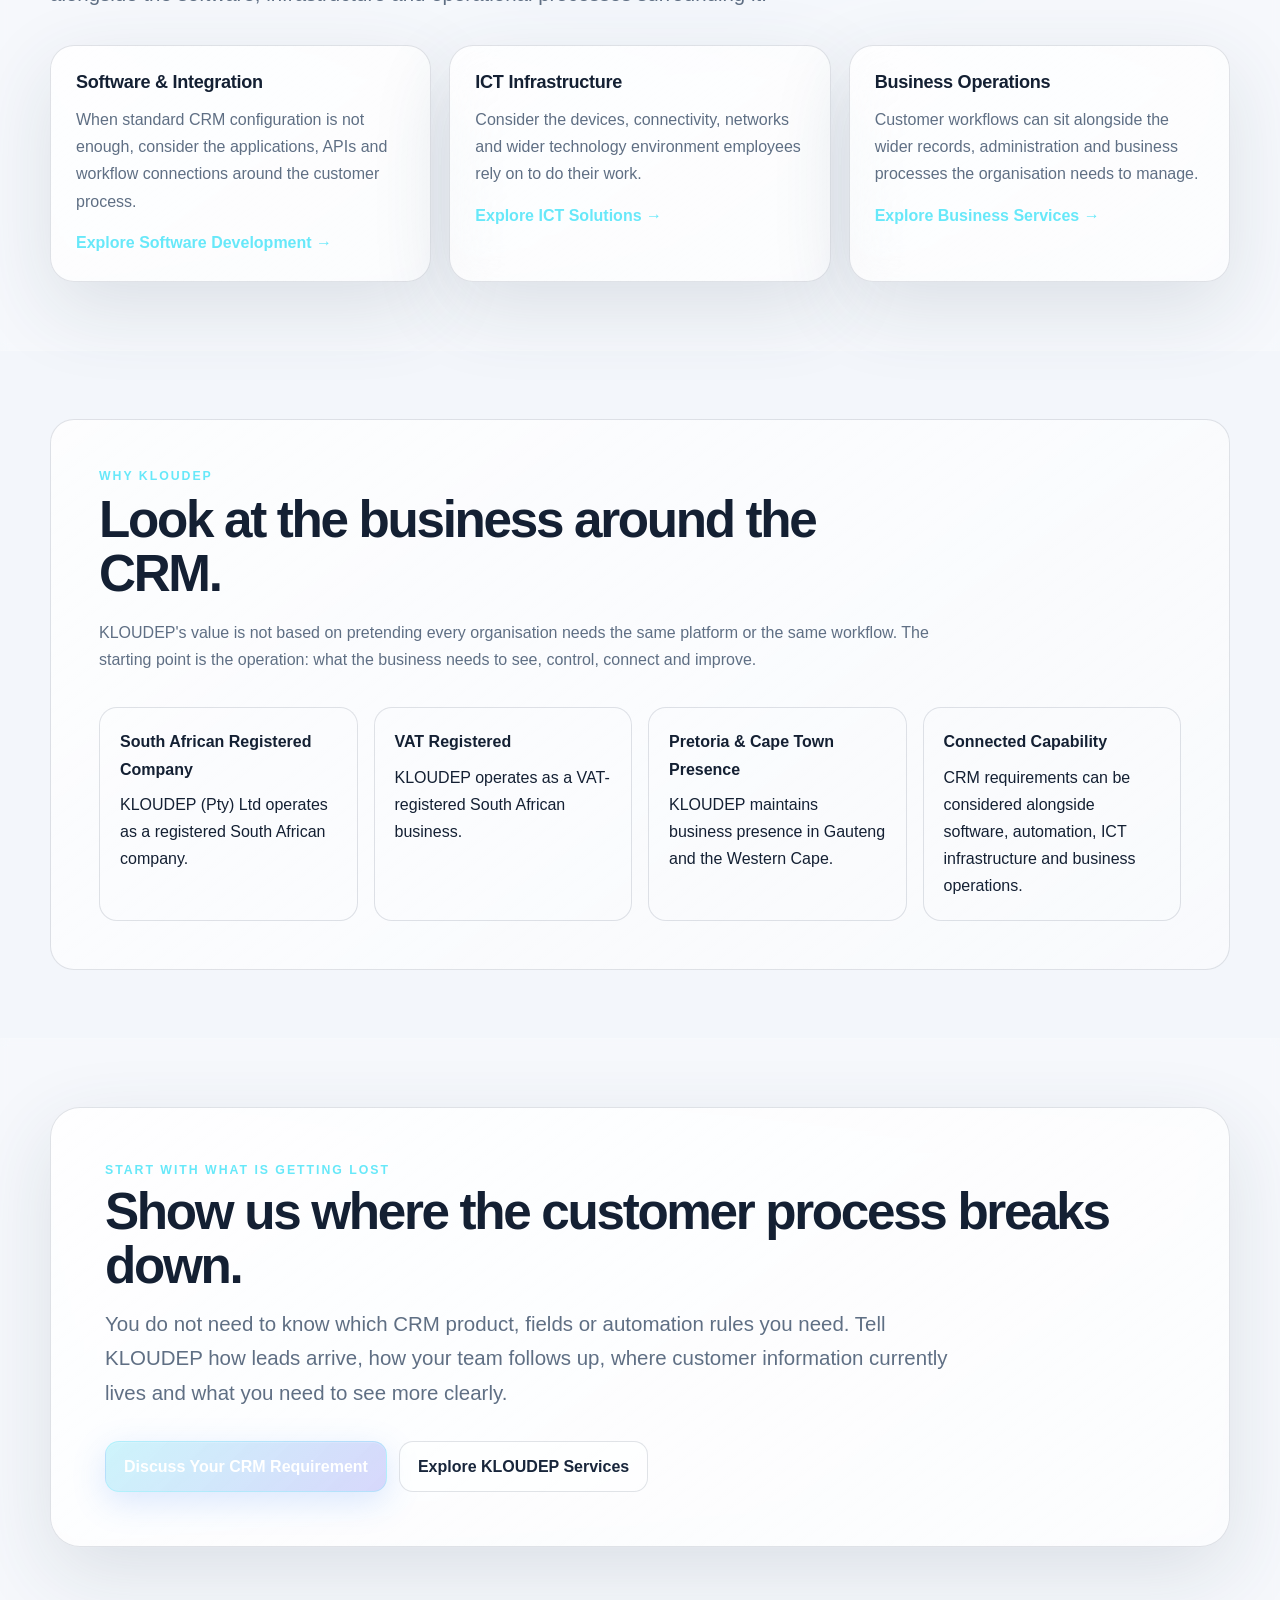
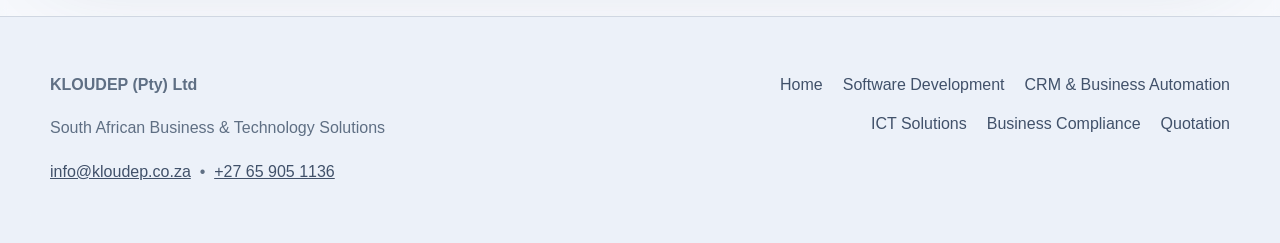
<file: crm-onboarding.html>
<!DOCTYPE html>
<html lang="en">
<head>
  <meta charset="UTF-8">
  <meta name="viewport" content="width=device-width, initial-scale=1">

  <title>KLOUDEP CRM & Business Automation | Customer Processes South Africa</title>
  <meta name="description" content="KLOUDEP helps South African organisations structure customer data, sales pipelines, follow-ups, CRM workflows and practical business automation around the way they work.">
  <meta name="robots" content="index, follow">
  <link rel="canonical" href="https://kloudep.co.za/crm-onboarding.html">

  <meta property="og:type" content="website">
  <meta property="og:site_name" content="KLOUDEP">
  <meta property="og:title" content="KLOUDEP CRM & Business Automation | Turn Customer Activity Into a Process">
  <meta property="og:description" content="Organise customer information, structure pipelines, improve follow-ups and automate repetitive CRM workflows around the way your organisation works.">
  <meta property="og:url" content="https://kloudep.co.za/crm-onboarding.html">
  <meta property="og:image" content="https://kloudep.co.za/images/logo.png">

  <meta name="twitter:card" content="summary_large_image">
  <meta name="twitter:title" content="KLOUDEP CRM & Business Automation">
  <meta name="twitter:description" content="Customer information, pipelines, follow-ups and automation built into a process your team can actually use.">
  <meta name="twitter:image" content="https://kloudep.co.za/images/logo.png">

  <link rel="icon" href="images/logo.png">
  <link rel="stylesheet" href="css/style.css">

  <style>
    /* Page-specific additions. Core KLOUDEP styling remains in css/style.css. */
    .crm-page .brand img{width:58px;height:58px;object-fit:contain;flex:0 0 auto}
    .crm-page .head{max-width:840px;margin-bottom:34px}
    .crm-page .head h2{margin-top:8px}
    .crm-page .section-anchor{scroll-margin-top:110px}
    .crm-page .nav-current{font-weight:800}
    .crm-page .grid4{display:grid;grid-template-columns:repeat(4,minmax(0,1fr));gap:18px}
    .crm-page .problem-grid{display:grid;grid-template-columns:repeat(4,minmax(0,1fr));gap:16px}
    .crm-page .problem{padding:22px;border-radius:20px}
    .crm-page .problem strong{display:block;margin-bottom:8px;font-size:1.02rem}
    .crm-page .problem p{margin:0}
    .crm-page .journey{display:grid;grid-template-columns:repeat(5,minmax(0,1fr));gap:16px}
    .crm-page .journey-step{position:relative}
    .crm-page .step-number{display:inline-flex;align-items:center;justify-content:center;min-width:42px;height:32px;padding:0 10px;border-radius:999px;font-size:.78rem;font-weight:800;letter-spacing:.08em;margin-bottom:16px}
    .crm-page .split{display:grid;grid-template-columns:1.05fr .95fr;gap:24px;align-items:stretch}
    .crm-page .signal-list{display:grid;gap:12px;margin-top:20px}
    .crm-page .signal{padding:16px 18px;border-radius:16px}
    .crm-page .signal strong{display:block;margin-bottom:4px}
    .crm-page .text-link{display:inline-block;margin-top:14px;font-weight:700;text-decoration:none}
    .crm-page .proof-grid{display:grid;grid-template-columns:repeat(4,minmax(0,1fr));gap:16px;margin-top:28px}
    .crm-page .proof{display:flex;flex-direction:column;gap:8px;padding:20px;border-radius:18px}
    .crm-page .trust-shell{border-radius:24px;padding:clamp(24px,4vw,48px)}
    .crm-page .footer-grid{display:grid;grid-template-columns:1.4fr 1fr;gap:30px;align-items:start}
    .crm-page .footer-links{display:flex;flex-wrap:wrap;gap:12px 20px;justify-content:flex-end}
    .crm-page .footer-links a{text-decoration:none}
    @media (max-width:1050px){
      .crm-page .grid4,.crm-page .problem-grid,.crm-page .proof-grid{grid-template-columns:repeat(2,minmax(0,1fr))}
      .crm-page .journey{grid-template-columns:repeat(3,minmax(0,1fr))}
    }
    @media (max-width:760px){
      .crm-page .brand img{width:52px;height:52px}
      .crm-page .grid4,.crm-page .problem-grid,.crm-page .proof-grid,.crm-page .journey,.crm-page .split,.crm-page .footer-grid{grid-template-columns:1fr}
      .crm-page .footer-links{justify-content:flex-start}
      .crm-page .actions{align-items:stretch}
      .crm-page .actions .btn{text-align:center}
      .crm-page .trust-shell{padding:22px}
    }
  </style>

  <script type="application/ld+json">
  {
    "@context": "https://schema.org",
    "@type": "Corporation",
    "name": "KLOUD EP (PTY) LTD",
    "alternateName": "KLOUDEP",
    "url": "https://kloudep.co.za/",
    "logo": "https://kloudep.co.za/images/logo.png",
    "email": "info@kloudep.co.za",
    "telephone": "+27 65 905 1136",
    "vatID": "4610305692",
    "identifier": "2021/387994/07"
  }
  </script>
  <link rel="stylesheet" href="css/kloudep-glass.css">
  <script src="js/kloudep-ui.js"></script>
</head>

<body class="crm-page">
  <header>
    <div class="container nav">
      <a class="brand" href="index.html" aria-label="KLOUDEP home">
        <span class="brand-mark" aria-hidden="true"><img src="images/kloudep-brand-web.png" alt=""></span>
        <span>KLOUDEP<small>BUSINESS • TECHNOLOGY • ICT</small></span>
      </a>

      <button class="menu" type="button" aria-expanded="false" aria-controls="main-navigation" aria-label="Open navigation">
        Menu
      </button>

      <nav class="links" id="main-navigation" aria-label="Main navigation">
        <a href="index.html#about">About</a>
        <a href="index.html#solutions">Services</a>
        <a href="business-services.html">Business Compliance</a>
        <a href="managed-it.html">ICT Solutions</a>
        <a href="index.html#contact">Contact</a>
        <a class="btn primary" href="index.html?topic=general#contact">Discuss Your Requirement</a>
      </nav>
    </div>
  </header>

  <main>
    <section class="hero">
      <div class="container">
        <div class="eyebrow">KLOUDEP CRM &amp; Business Automation</div>
        <h1>Turn Customer Activity Into a Process Your Business Can See.</h1>
        <p class="lead">
          Bring customer information, leads, follow-ups, opportunities and everyday
          workflows into a clearer system — so growth depends less on memory,
          scattered spreadsheets and disconnected conversations.
        </p>
        <div class="actions">
          <a class="btn primary" href="#crm-enquiry">Discuss Your CRM Requirement</a>
          <a class="btn" href="#crm-capabilities">Explore CRM Capabilities</a>
        </div>
      </div>
    </section>

    <section class="section section-anchor" id="crm-problem">
      <div class="container">
        <div class="head">
          <div class="eyebrow">When Growth Starts Creating Friction</div>
          <h2>Your customer process should not live in people's heads.</h2>
          <p class="lead">
            A growing organisation can have good people and strong demand while still losing
            visibility between the first enquiry, the next follow-up and the final outcome.
            CRM becomes valuable when it gives that activity structure.
          </p>
        </div>

        <div class="problem-grid">
          <article class="problem card">
            <strong>Leads are scattered</strong>
            <p>Enquiries arrive through different channels and there is no consistent place to see what still needs attention.</p>
          </article>
          <article class="problem card">
            <strong>Follow-ups rely on memory</strong>
            <p>Important next steps can depend on individual reminders instead of a visible, repeatable process.</p>
          </article>
          <article class="problem card">
            <strong>Customer data is fragmented</strong>
            <p>Contacts, notes and operational information can become split across spreadsheets, inboxes and separate tools.</p>
          </article>
          <article class="problem card">
            <strong>Management lacks visibility</strong>
            <p>It becomes difficult to understand pipeline activity, outstanding work and where customer processes are slowing down.</p>
          </article>
        </div>
      </div>
    </section>

    <section class="section alt section-anchor" id="crm-outcomes">
      <div class="container">
        <div class="head">
          <div class="eyebrow">The Outcome</div>
          <h2>Make the next customer action easier to see.</h2>
          <p class="lead">
            A useful CRM is more than a database. It should help people understand who the
            customer is, what has happened, what stage the relationship is in and what needs
            to happen next.
          </p>
        </div>

        <div class="grid4">
          <article class="card">
            <h3>One Customer View</h3>
            <p>Structure customer, prospect and relationship information so teams can work from more consistent records.</p>
          </article>
          <article class="card">
            <h3>Visible Pipelines</h3>
            <p>Define stages around the real journey from enquiry and qualification through opportunity, follow-up and outcome.</p>
          </article>
          <article class="card">
            <h3>Repeatable Follow-Up</h3>
            <p>Use tasks, reminders and suitable workflows to make important next actions less dependent on memory.</p>
          </article>
          <article class="card">
            <h3>Better Operational Insight</h3>
            <p>Use structured information, reporting and dashboards to understand activity and identify where attention is needed.</p>
          </article>
        </div>
      </div>
    </section>

    <section class="section section-anchor" id="crm-capabilities">
      <div class="container">
        <div class="head">
          <div class="eyebrow">CRM Capabilities</div>
          <h2>Configure the system around the operation.</h2>
          <p class="lead">
            KLOUDEP focuses on how the CRM needs to support the people, information and
            processes behind the customer relationship.
          </p>
        </div>

        <div class="grid3">
          <article class="card">
            <h3>CRM Onboarding</h3>
            <p>Practical setup and onboarding support to help organisations introduce a CRM system into their day-to-day operations.</p>
          </article>
          <article class="card">
            <h3>CRM Configuration</h3>
            <p>Configure customer records, pipelines, fields, stages and processes around the way your organisation works.</p>
          </article>
          <article class="card">
            <h3>Data Organisation</h3>
            <p>Structure and organise customer, prospect and operational information for more consistent CRM use.</p>
          </article>
          <article class="card">
            <h3>Workflow Automation</h3>
            <p>Reduce repetitive administration through practical notifications, task flows and compatible automations.</p>
          </article>
          <article class="card">
            <h3>Sales &amp; Customer Processes</h3>
            <p>Create clearer processes for leads, opportunities, customer follow-ups and ongoing relationship management.</p>
          </article>
          <article class="card">
            <h3>CRM Support &amp; Improvement</h3>
            <p>Review existing CRM processes and identify practical ways to improve adoption, data quality and everyday usability.</p>
          </article>
        </div>
      </div>
    </section>

    <section class="section alt section-anchor" id="crm-journey">
      <div class="container">
        <div class="head">
          <div class="eyebrow">From Process to CRM</div>
          <h2>Don't start by adding fields. Start by understanding the journey.</h2>
          <p class="lead">
            CRM works better when the configuration reflects how customers actually move
            through the organisation and what employees need at each stage.
          </p>
        </div>

        <div class="journey">
          <article class="card journey-step">
            <span class="step-number" aria-hidden="true">01</span>
            <h3>Understand</h3>
            <p>Map the current customer process, users, information and points where work becomes unclear or repetitive.</p>
          </article>
          <article class="card journey-step">
            <span class="step-number" aria-hidden="true">02</span>
            <h3>Structure</h3>
            <p>Define records, stages, ownership, information requirements and the actions that should move work forward.</p>
          </article>
          <article class="card journey-step">
            <span class="step-number" aria-hidden="true">03</span>
            <h3>Configure</h3>
            <p>Set up suitable CRM fields, pipelines, views, workflows and supporting processes around the agreed structure.</p>
          </article>
          <article class="card journey-step">
            <span class="step-number" aria-hidden="true">04</span>
            <h3>Adopt</h3>
            <p>Help make the system understandable in everyday use so the CRM supports work rather than becoming another place to capture data.</p>
          </article>
          <article class="card journey-step">
            <span class="step-number" aria-hidden="true">05</span>
            <h3>Improve</h3>
            <p>Review how the process is working and identify useful improvements, integrations or automation as requirements evolve.</p>
          </article>
        </div>
      </div>
    </section>

    <section class="section section-anchor" id="crm-intelligence">
      <div class="container">
        <div class="split">
          <div class="panel">
            <div class="eyebrow">Automation With a Purpose</div>
            <h2>Automate the repetitive parts, not the relationship.</h2>
            <p class="lead">
              Useful automation should reduce routine administration and help people act
              consistently while keeping appropriate human judgement in the customer process.
            </p>
            <div class="signal-list">
              <div class="signal card"><strong>Follow-up prompts</strong><span>Support timely next actions when a lead or customer requires attention.</span></div>
              <div class="signal card"><strong>Task &amp; process flows</strong><span>Use suitable workflow rules to move routine work forward more consistently.</span></div>
              <div class="signal card"><strong>Connected information</strong><span>Consider compatible integrations where they reduce duplicate capture or fragmented context.</span></div>
            </div>
          </div>

          <div class="panel">
            <div class="eyebrow">AI &amp; the Future of CRM</div>
            <h2>Prepare the data and process before chasing the AI.</h2>
            <p class="lead">
              AI-assisted CRM can support activities such as summarising information,
              identifying relevant context and assisting defined workflows where the
              platform and use case make that appropriate.
            </p>
            <p>
              But useful intelligence depends on useful information. KLOUDEP's approach is
              to first consider the customer data, process, permissions and intended outcome,
              then determine whether conventional automation, integration or AI assistance
              is the sensible next step.
            </p>
          </div>
        </div>
      </div>
    </section>

    <section class="section alt section-anchor" id="crm-connected">
      <div class="container">
        <div class="head">
          <div class="eyebrow">Beyond the CRM Screen</div>
          <h2>Your customer process touches the rest of the business.</h2>
          <p class="lead">
            This is where KLOUDEP can bring a broader perspective: CRM can be considered
            alongside the software, infrastructure and operational processes surrounding it.
          </p>
        </div>

        <div class="grid3">
          <article class="card">
            <h3>Software &amp; Integration</h3>
            <p>When standard CRM configuration is not enough, consider the applications, APIs and workflow connections around the customer process.</p>
            <a class="text-link" href="software-development.html">Explore Software Development →</a>
          </article>
          <article class="card">
            <h3>ICT Infrastructure</h3>
            <p>Consider the devices, connectivity, networks and wider technology environment employees rely on to do their work.</p>
            <a class="text-link" href="managed-it.html">Explore ICT Solutions →</a>
          </article>
          <article class="card">
            <h3>Business Operations</h3>
            <p>Customer workflows can sit alongside the wider records, administration and business processes the organisation needs to manage.</p>
            <a class="text-link" href="business-services.html">Explore Business Services →</a>
          </article>
        </div>
      </div>
    </section>

    <section class="section section-anchor" id="crm-trust">
      <div class="container">
        <div class="trust-shell">
          <div class="head">
            <div class="eyebrow">Why KLOUDEP</div>
            <h2>Look at the business around the CRM.</h2>
            <p>
              KLOUDEP's value is not based on pretending every organisation needs the same
              platform or the same workflow. The starting point is the operation: what the
              business needs to see, control, connect and improve.
            </p>
          </div>

          <div class="proof-grid">
            <div class="proof">
              <strong>South African Registered Company</strong>
              <span>KLOUDEP (Pty) Ltd operates as a registered South African company.</span>
            </div>
            <div class="proof">
              <strong>VAT Registered</strong>
              <span>KLOUDEP operates as a VAT-registered South African business.</span>
            </div>
            <div class="proof">
              <strong>Pretoria &amp; Cape Town Presence</strong>
              <span>KLOUDEP maintains business presence in Gauteng and the Western Cape.</span>
            </div>
            <div class="proof">
              <strong>Connected Capability</strong>
              <span>CRM requirements can be considered alongside software, automation, ICT infrastructure and business operations.</span>
            </div>
          </div>
        </div>
      </div>
    </section>

    <section class="section alt section-anchor" id="crm-enquiry">
      <div class="container">
        <div class="panel contact">
          <div class="eyebrow">Start With What Is Getting Lost</div>
          <h2>Show us where the customer process breaks down.</h2>
          <p class="lead">
            You do not need to know which CRM product, fields or automation rules you need.
            Tell KLOUDEP how leads arrive, how your team follows up, where customer information
            currently lives and what you need to see more clearly.
          </p>
          <div class="actions">
            <a class="btn primary" href="index.html?topic=crm-automation#contact">Discuss Your CRM Requirement</a>
            <a class="btn" href="index.html#solutions">Explore KLOUDEP Services</a>
          </div>
        </div>
      </div>
    </section>
  </main>

  <footer>
    <div class="container footer-grid">
      <div>
        <strong>KLOUDEP (Pty) Ltd</strong>
        <p>South African Business &amp; Technology Solutions</p>
        <p>
          <a href="mailto:info@kloudep.co.za">info@kloudep.co.za</a>
          &nbsp;•&nbsp;
          <a href="tel:+27659051136">+27 65 905 1136</a>
        </p>
      </div>

      <nav class="footer-links" aria-label="Footer navigation">
        <a href="index.html">Home</a>
        <a href="software-development.html">Software Development</a>
        <a href="crm-onboarding.html" aria-current="page">CRM &amp; Business Automation</a>
        <a href="managed-it.html">ICT Solutions</a>
        <a href="business-services.html">Business Compliance</a>
        <a href="quotation.html">Quotation</a>
      </nav>
    </div>
  </footer>

  <script>
    (() => {
      const menuButton = document.querySelector('.menu');
      const navigation = document.getElementById('main-navigation');
      if (!menuButton || !navigation) return;
      let lastFocusedElement = null;

      const closeMenu = (restoreFocus = false) => {
        navigation.classList.remove('open');
        menuButton.setAttribute('aria-expanded', 'false');
        menuButton.setAttribute('aria-label', 'Open navigation');
        document.body.style.overflow = '';
        if (restoreFocus && lastFocusedElement) lastFocusedElement.focus();
      };

      menuButton.addEventListener('click', () => {
        const isOpening = !navigation.classList.contains('open');
        if (isOpening) lastFocusedElement = document.activeElement;
        navigation.classList.toggle('open', isOpening);
        menuButton.setAttribute('aria-expanded', String(isOpening));
        menuButton.setAttribute('aria-label', isOpening ? 'Close navigation' : 'Open navigation');
        document.body.style.overflow = isOpening ? 'hidden' : '';
      });

      navigation.querySelectorAll('a').forEach(link => link.addEventListener('click', () => closeMenu(false)));

      document.addEventListener('keydown', event => {
        if (event.key === 'Escape' && navigation.classList.contains('open')) closeMenu(true);
      });

      window.addEventListener('resize', () => {
        if (window.innerWidth > 900 && navigation.classList.contains('open')) closeMenu(false);
      });
    })();
  </script>
</body>
</html>
</file>
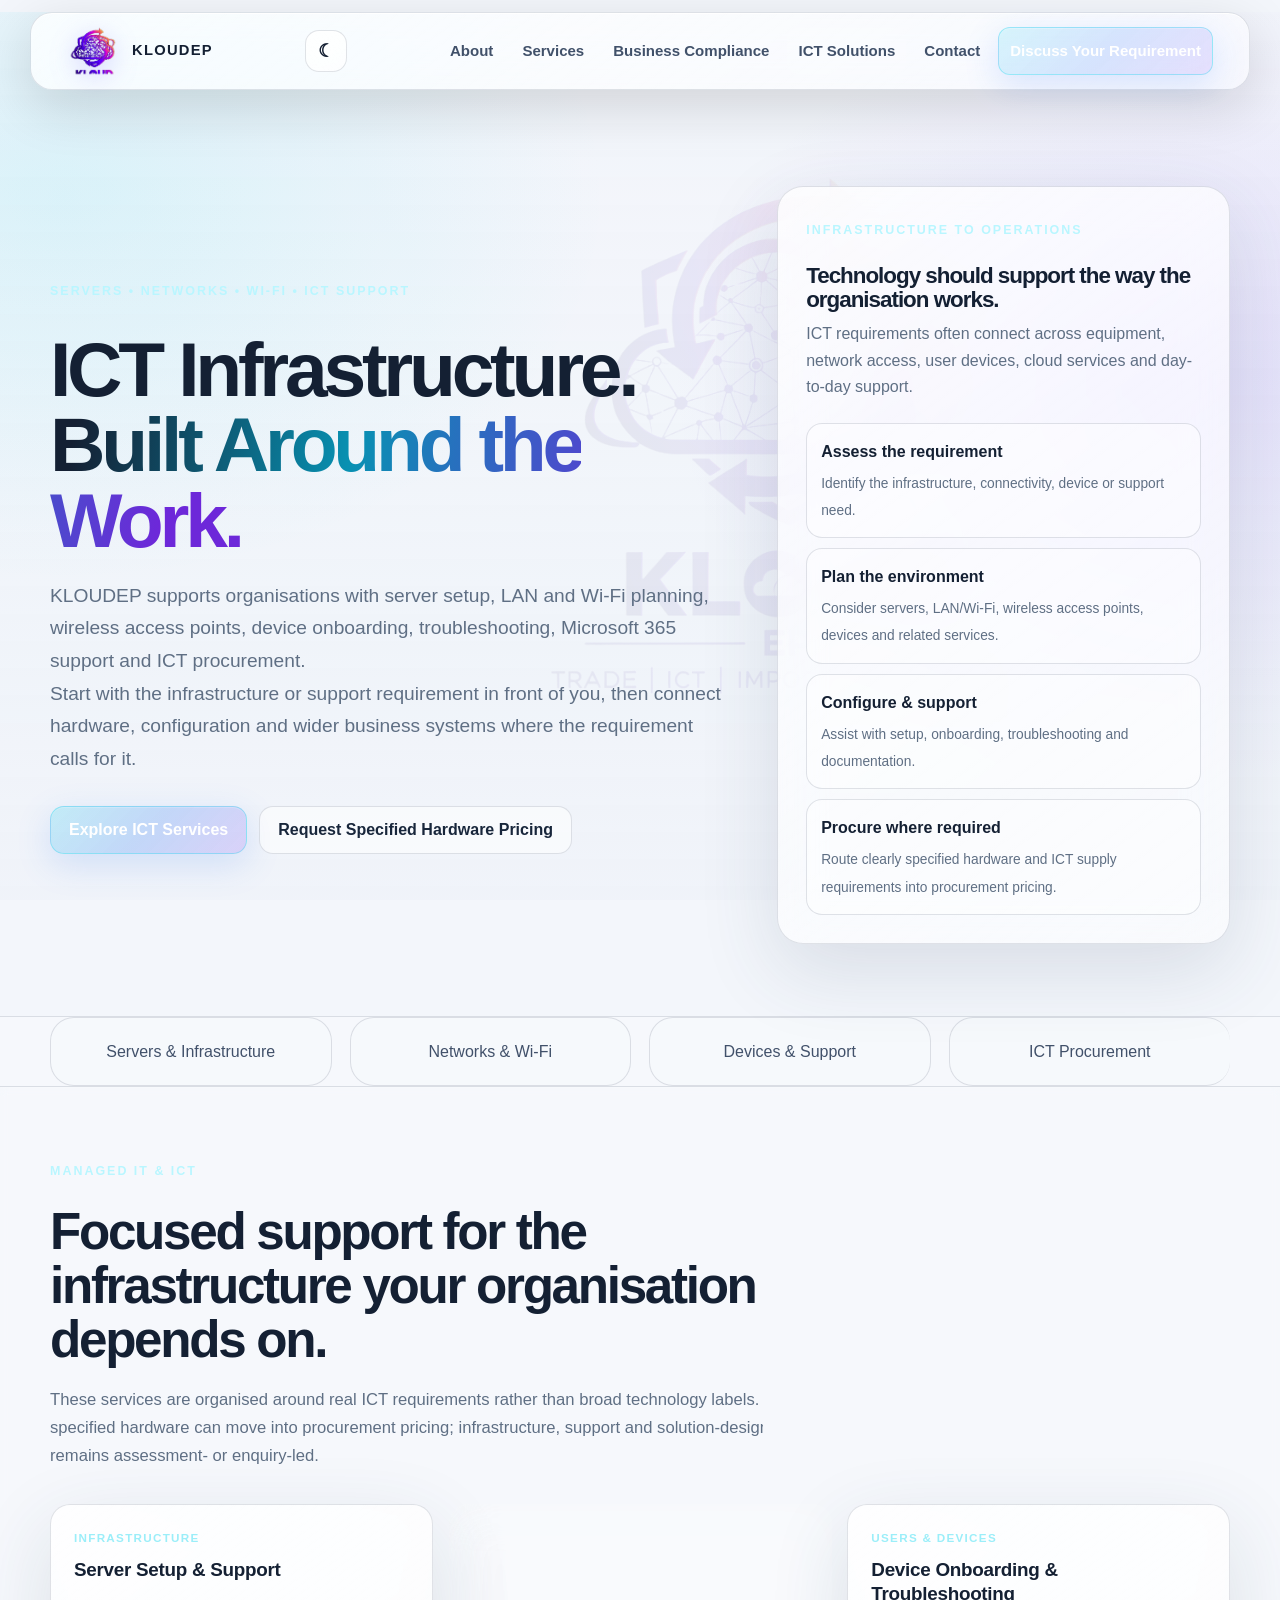
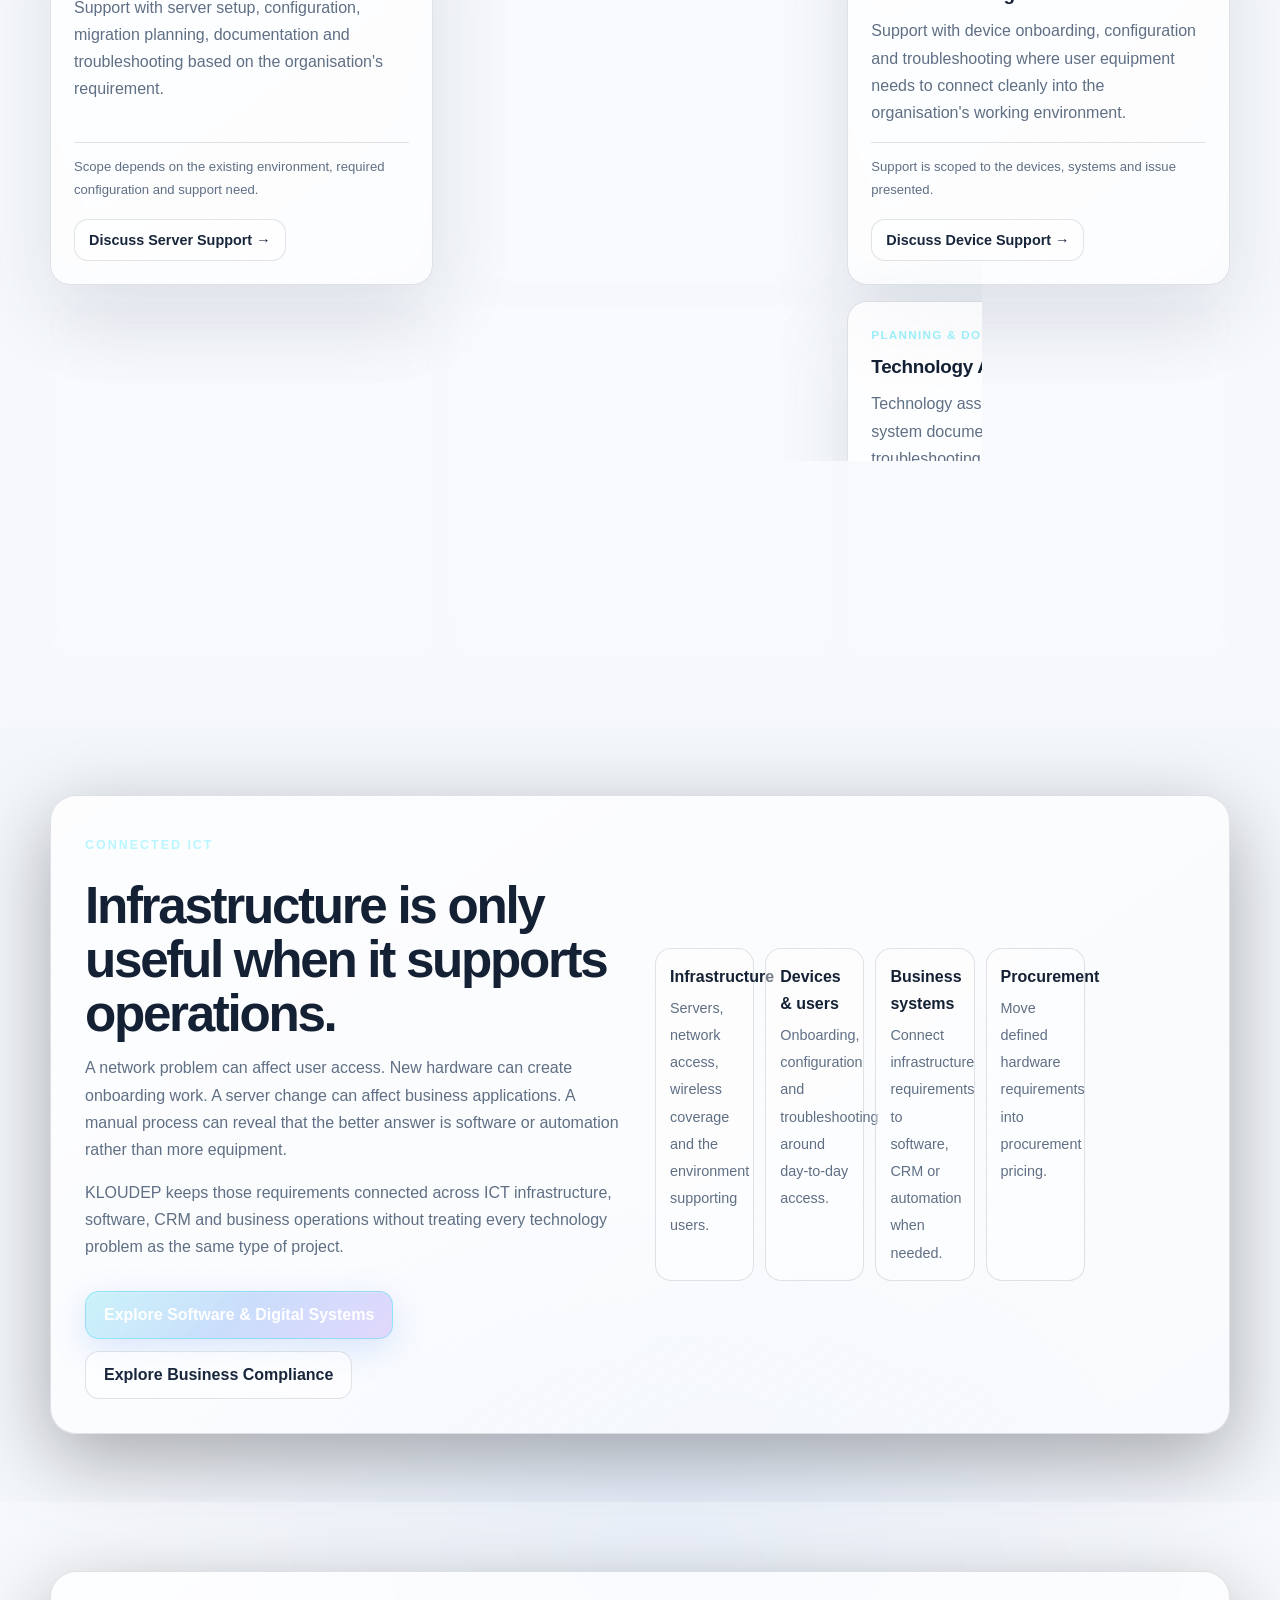
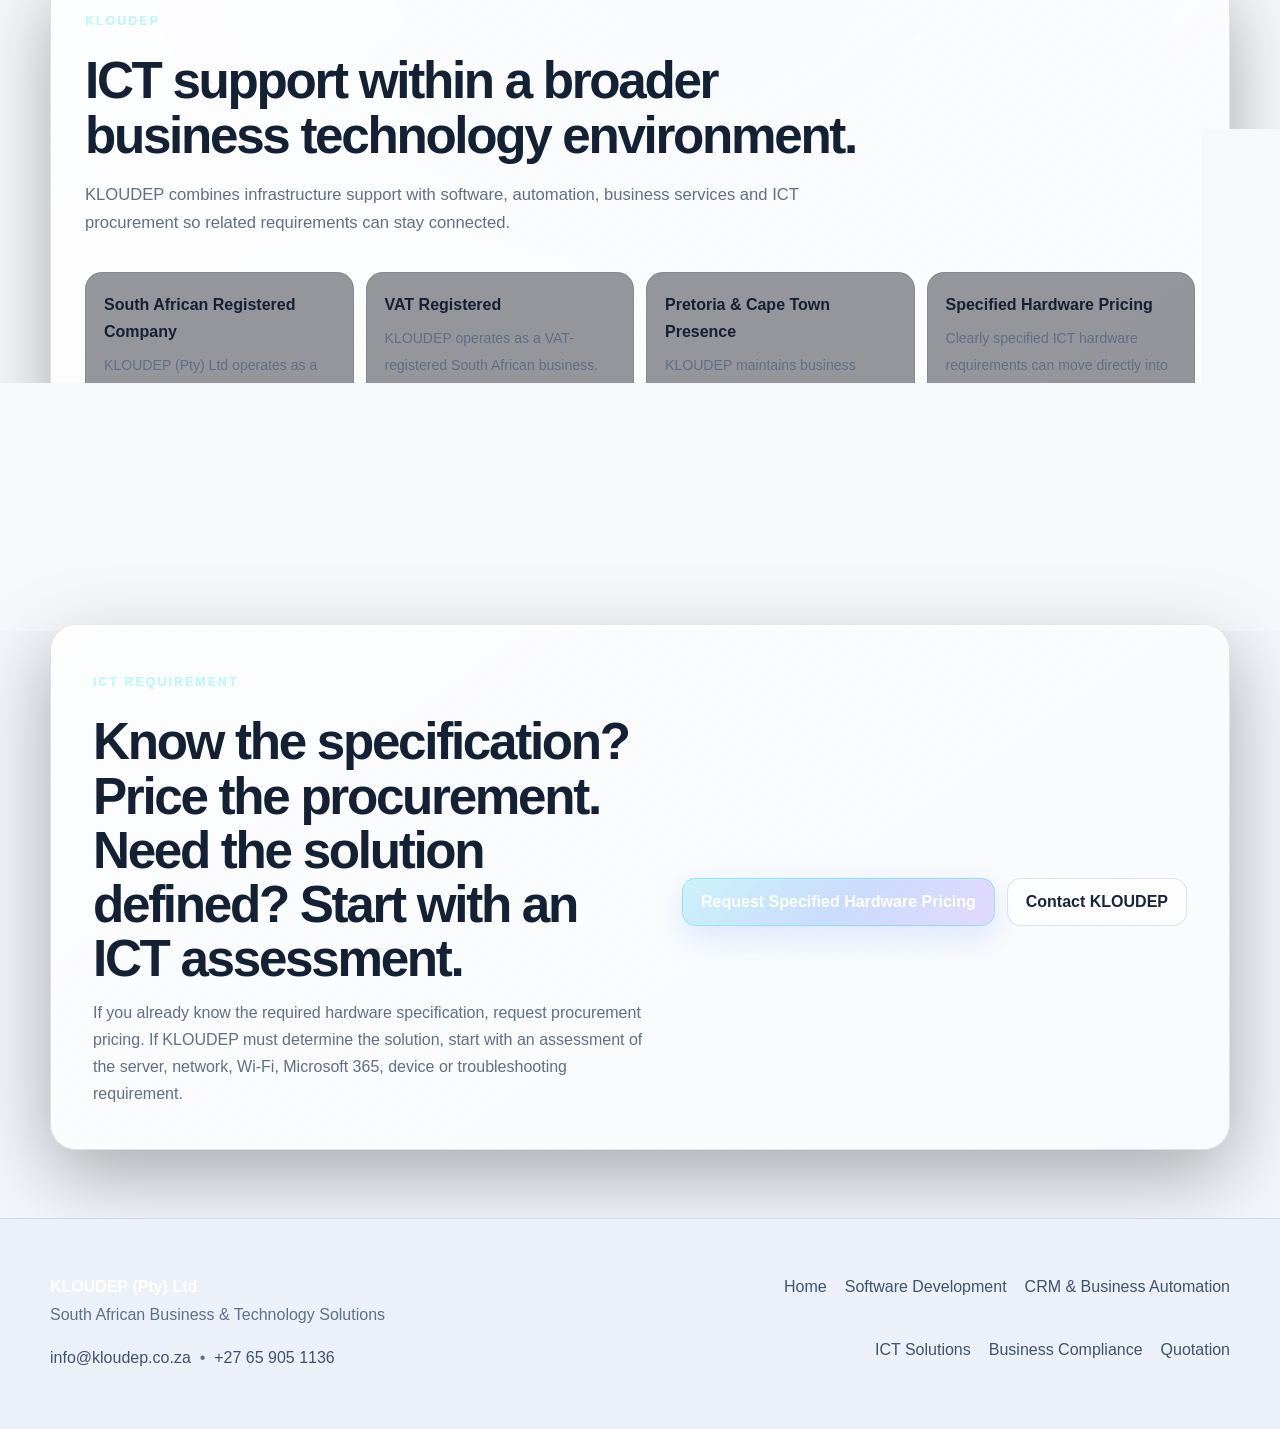
<file: managed-it.html>
<!DOCTYPE html>
<html lang="en">
<head>
  <meta charset="UTF-8">
  <meta name="viewport" content="width=device-width, initial-scale=1">

  <title>KLOUDEP Managed IT | Servers, Networks, Wi-Fi & ICT Support South Africa</title>
  <meta name="description" content="KLOUDEP provides managed IT and ICT support in South Africa including server setup support, LAN and Wi-Fi planning, wireless access point setup, device onboarding, troubleshooting, Microsoft 365 support and ICT procurement.">
  <meta name="robots" content="index, follow">
  <link rel="canonical" href="https://kloudep.co.za/managed-it.html">

  <link rel="icon" href="images/logo.png">
  <link rel="stylesheet" href="css/style.css">

  <meta property="og:type" content="website">
  <meta property="og:site_name" content="KLOUDEP">
  <meta property="og:title" content="KLOUDEP Managed IT | Servers, Networks, Wi-Fi & ICT Support">
  <meta property="og:description" content="Server setup support, LAN and Wi-Fi planning, wireless access points, device onboarding, troubleshooting and ICT procurement for South African organisations.">
  <meta property="og:url" content="https://kloudep.co.za/managed-it.html">
  <meta property="og:image" content="https://kloudep.co.za/images/logo.png">

  <meta name="twitter:card" content="summary_large_image">
  <meta name="twitter:title" content="KLOUDEP Managed IT | Servers, Networks, Wi-Fi & ICT Support">
  <meta name="twitter:description" content="Managed ICT support for servers, networks, Wi-Fi, devices, Microsoft 365 and technology procurement in South Africa.">
  <meta name="twitter:image" content="https://kloudep.co.za/images/logo.png">

  <script type="application/ld+json">
  {
    "@context": "https://schema.org",
    "@type": "Corporation",
    "@id": "https://kloudep.co.za/#organization",
    "name": "KLOUDEP (Pty) Ltd",
    "alternateName": "KLOUDEP",
    "legalName": "KLOUD EP (PTY) LTD",
    "identifier": "2021/387994/07",
    "url": "https://kloudep.co.za/",
    "logo": "https://kloudep.co.za/images/logo.png",
    "telephone": "+27659051136",
    "email": "info@kloudep.co.za",
    "contactPoint": {
      "@type": "ContactPoint",
      "telephone": "+27659051136",
      "email": "info@kloudep.co.za",
      "contactType": "customer service",
      "areaServed": "ZA",
      "availableLanguage": "English"
    }
  }
  </script>

  <style>
    :root{
      --bg:#050914;--surface:rgba(15,23,42,.68);--text:#f8fafc;--muted:#a8b3c7;
      --line:rgba(255,255,255,.10);--cyan:#22d3ee;--blue:#3b82f6;--violet:#8b5cf6;
      --shadow:0 24px 80px rgba(0,0,0,.32)
    }
    *{box-sizing:border-box}
    html{scroll-behavior:smooth}
    body{margin:0;background:radial-gradient(circle at 12% 12%,rgba(34,211,238,.10),transparent 28%),radial-gradient(circle at 88% 8%,rgba(139,92,246,.12),transparent 28%),var(--bg);color:var(--text)}
    a{color:inherit}.container{width:min(1180px,calc(100% - 40px));margin-inline:auto}
    .site-header{position:sticky;top:0;z-index:100;border-bottom:1px solid var(--line);background:rgba(5,9,20,.76);backdrop-filter:blur(18px);-webkit-backdrop-filter:blur(18px)}
    .nav{min-height:78px;display:flex;align-items:center;justify-content:space-between;gap:24px}
    .brand{display:inline-flex;align-items:center;gap:11px;text-decoration:none;font-weight:800;letter-spacing:.08em}
    .brand img{width:58px;height:58px;object-fit:contain;flex:0 0 auto}
    .nav-links{display:flex;align-items:center;gap:7px}
    .nav-links a{text-decoration:none;color:var(--muted);padding:10px 11px;border-radius:12px;font-size:.94rem;transition:.2s ease}
    .nav-links a:hover,.nav-links a:focus-visible,.nav-links a[aria-current="page"]{color:var(--text);background:rgba(255,255,255,.06)}
    .nav-links .nav-cta{color:#fff;border:1px solid rgba(34,211,238,.35);background:linear-gradient(135deg,rgba(34,211,238,.16),rgba(59,130,246,.18),rgba(139,92,246,.16))}
    .menu{display:none;width:44px;height:44px;border:1px solid var(--line);border-radius:12px;background:rgba(255,255,255,.04);color:#fff;font-size:1.2rem;cursor:pointer}
    .hero{padding:96px 0 72px}.hero-grid{display:grid;grid-template-columns:minmax(0,1.2fr) minmax(320px,.8fr);gap:48px;align-items:center}
    .eyebrow{display:inline-flex;color:#b9f6ff;font-size:.78rem;font-weight:800;letter-spacing:.16em;text-transform:uppercase;margin-bottom:18px}
    h1,h2,h3,p{margin-top:0}
    h1{font-size:clamp(2.9rem,6vw,5.7rem);line-height:.96;letter-spacing:-.055em;margin-bottom:24px}
    .gradient{background:linear-gradient(100deg,var(--cyan),#7dd3fc 35%,#a78bfa 72%,#e879f9);-webkit-background-clip:text;background-clip:text;color:transparent}
    .lead{max-width:760px;color:var(--muted);font-size:clamp(1.05rem,1.5vw,1.22rem);line-height:1.75}
    .actions{display:flex;flex-wrap:wrap;gap:12px;margin-top:30px}
    .btn{display:inline-flex;align-items:center;justify-content:center;min-height:48px;padding:0 18px;border-radius:14px;border:1px solid var(--line);background:rgba(255,255,255,.045);color:#fff;text-decoration:none;font-weight:750;transition:.2s ease}
    .btn:hover,.btn:focus-visible{transform:translateY(-1px);border-color:rgba(34,211,238,.42)}
    .btn.primary{border-color:rgba(34,211,238,.34);background:linear-gradient(135deg,rgba(34,211,238,.22),rgba(59,130,246,.25),rgba(139,92,246,.22))}
    .btn.small{min-height:42px;padding:0 14px;font-size:.9rem}
    .panel,.story-shell,.trust-shell,.cta-shell{border:1px solid var(--line);border-radius:26px;background:linear-gradient(145deg,rgba(255,255,255,.065),rgba(255,255,255,.025));box-shadow:var(--shadow)}
    .panel{padding:28px}.panel h2{font-size:1.4rem;margin-bottom:10px}.panel p{color:var(--muted);line-height:1.65}
    .stack{display:grid;gap:10px;margin-top:22px}.stack-item{padding:14px;border:1px solid var(--line);border-radius:16px;background:rgba(5,9,20,.45)}
    .stack-item strong{display:block;margin-bottom:4px}.stack-item span{color:var(--muted);font-size:.86rem;line-height:1.45}
    .cap-strip{border-block:1px solid var(--line);background:rgba(255,255,255,.018)}.cap-grid{display:grid;grid-template-columns:repeat(4,1fr)}
    .capability{padding:20px 18px;text-decoration:none;text-align:center;color:#dce6f5;border-right:1px solid var(--line)}.capability:last-child{border-right:0}.capability:hover{background:rgba(255,255,255,.035)}
    .section{padding:84px 0}.section.alt{background:linear-gradient(180deg,rgba(255,255,255,.018),rgba(255,255,255,.008))}
    .head{max-width:790px;margin-bottom:34px}.head h2{font-size:clamp(2rem,4vw,3.45rem);line-height:1.05;letter-spacing:-.045em;margin-bottom:16px}.head p{color:var(--muted);line-height:1.75;font-size:1.04rem}
    .grid{display:grid;grid-template-columns:repeat(3,1fr);gap:16px}
    .card{display:flex;flex-direction:column;padding:23px;border:1px solid var(--line);border-radius:20px;background:rgba(15,23,42,.58);transition:.2s ease}
    .card:hover{transform:translateY(-2px);border-color:rgba(34,211,238,.26)}.card .kicker{color:#9beef9;font-size:.73rem;font-weight:800;letter-spacing:.11em;text-transform:uppercase;margin-bottom:10px}
    .card h3{font-size:1.18rem;margin-bottom:10px}.card p{color:var(--muted);line-height:1.65;margin-bottom:16px}.card .note{font-size:.82rem;color:#c6d1df;padding-top:13px;border-top:1px solid var(--line);margin-top:auto}.card .card-action{margin-top:18px}
    .story-shell,.trust-shell{padding:34px}.story-grid{display:grid;grid-template-columns:1fr 1fr;gap:30px}.story-copy p{color:var(--muted);line-height:1.75}
    .flow{display:grid;gap:11px}.flow-row{padding:14px;border:1px solid var(--line);border-radius:16px;background:rgba(5,9,20,.42)}.flow-row strong{display:block;margin-bottom:4px}.flow-row span{color:var(--muted);font-size:.9rem;line-height:1.5}
    .proof-grid{display:grid;grid-template-columns:repeat(4,1fr);gap:12px;margin-top:24px}.proof{padding:18px;border:1px solid var(--line);border-radius:17px;background:rgba(5,9,20,.42)}.proof strong{display:block;margin-bottom:6px}.proof span{color:var(--muted);font-size:.88rem;line-height:1.5}
    .cta-shell{padding:42px;display:grid;grid-template-columns:1fr auto;gap:28px;align-items:center;background:radial-gradient(circle at 85% 20%,rgba(139,92,246,.15),transparent 34%),radial-gradient(circle at 10% 80%,rgba(34,211,238,.12),transparent 35%),rgba(15,23,42,.64)}
    .cta-shell h2{font-size:clamp(2rem,4vw,3.2rem);letter-spacing:-.04em;margin-bottom:10px}.cta-shell p{color:var(--muted);line-height:1.65;margin-bottom:0;max-width:700px}
    footer{padding:42px 0;border-top:1px solid var(--line);color:var(--muted)}.footer-grid{display:grid;grid-template-columns:1.2fr .8fr;gap:24px}footer strong{color:#fff}footer a{text-decoration:none;color:#cbd5e1}.footer-links{display:flex;flex-wrap:wrap;gap:12px 18px;justify-content:flex-end}
    @media(max-width:900px){.container{width:min(100% - 28px,1180px)}.menu{display:inline-grid;place-items:center}.nav-links{display:none;position:absolute;left:14px;right:14px;top:72px;padding:12px;flex-direction:column;align-items:stretch;border:1px solid var(--line);border-radius:18px;background:rgba(5,9,20,.97);box-shadow:var(--shadow)}.nav-links.open{display:flex}.nav-links a{padding:12px}.brand img{width:52px;height:52px}.hero{padding:72px 0 56px}.hero-grid,.story-grid,.cta-shell,.footer-grid{grid-template-columns:1fr}.grid{grid-template-columns:repeat(2,1fr)}.proof-grid,.cap-grid{grid-template-columns:repeat(2,1fr)}.capability:nth-child(2){border-right:0}.capability:nth-child(-n+2){border-bottom:1px solid var(--line)}.footer-links{justify-content:flex-start}}
    @media(max-width:620px){h1{font-size:clamp(2.55rem,14vw,4.2rem)}.section{padding:66px 0}.grid,.proof-grid{grid-template-columns:1fr}.panel,.story-shell,.trust-shell,.cta-shell{padding:24px}.actions .btn{width:100%}}
    @media(prefers-reduced-motion:reduce){html{scroll-behavior:auto}*,*::before,*::after{transition:none!important;animation:none!important}}
  </style>
  <link rel="stylesheet" href="css/kloudep-glass.css">
  <script src="js/kloudep-ui.js"></script>
</head>

<body>
  <header class="site-header">
    <div class="container nav">
      <a href="index.html" class="brand" aria-label="KLOUDEP home">
        <span class="brand-mark" aria-hidden="true"><img src="images/kloudep-brand-web.png" alt=""></span>
        <span>KLOUDEP</span>
      </a>
      <button class="menu" type="button" aria-expanded="false" aria-controls="main-navigation" aria-label="Open navigation">☰</button>
      <nav class="nav-links" id="main-navigation" aria-label="Main navigation">
        <a href="index.html#about">About</a>
        <a href="index.html#solutions">Services</a>
        <a href="business-services.html">Business Compliance</a>
        <a href="managed-it.html" aria-current="page">ICT Solutions</a>
        <a href="index.html#contact">Contact</a>
        <a class="nav-cta" href="index.html?topic=general#contact">Discuss Your Requirement</a>
      </nav>
    </div>
  </header>

  <main>
    <section class="hero">
      <div class="container hero-grid">
        <div>
          <div class="eyebrow">Servers • Networks • Wi-Fi • ICT Support</div>
          <h1>ICT Infrastructure.<br><span class="gradient">Built Around the Work.</span></h1>
          <p class="lead">
            KLOUDEP supports organisations with server setup, LAN and Wi-Fi planning, wireless access points, device onboarding, troubleshooting, Microsoft 365 support and ICT procurement.
          </p>
          <p class="lead">
            Start with the infrastructure or support requirement in front of you, then connect hardware, configuration and wider business systems where the requirement calls for it.
          </p>
          <div class="actions">
            <a class="btn primary" href="#ict-services">Explore ICT Services</a>
            <a class="btn" href="index.html?topic=ict-procurement#contact">Request Specified Hardware Pricing</a>
          </div>
        </div>

        <aside class="panel" aria-label="KLOUDEP ICT support approach">
          <div class="eyebrow">Infrastructure to Operations</div>
          <h2>Technology should support the way the organisation works.</h2>
          <p>ICT requirements often connect across equipment, network access, user devices, cloud services and day-to-day support.</p>
          <div class="stack">
            <div class="stack-item"><strong>Assess the requirement</strong><span>Identify the infrastructure, connectivity, device or support need.</span></div>
            <div class="stack-item"><strong>Plan the environment</strong><span>Consider servers, LAN/Wi-Fi, wireless access points, devices and related services.</span></div>
            <div class="stack-item"><strong>Configure &amp; support</strong><span>Assist with setup, onboarding, troubleshooting and documentation.</span></div>
            <div class="stack-item"><strong>Procure where required</strong><span>Route clearly specified hardware and ICT supply requirements into procurement pricing.</span></div>
          </div>
        </aside>
      </div>
    </section>

    <section class="cap-strip" aria-label="ICT service capabilities">
      <div class="container cap-grid">
        <a class="capability" href="#infrastructure">Servers &amp; Infrastructure</a>
        <a class="capability" href="#networks">Networks &amp; Wi-Fi</a>
        <a class="capability" href="#support">Devices &amp; Support</a>
        <a class="capability" href="#infrastructure">ICT Procurement</a>
      </div>
    </section>

    <section class="section alt" id="ict-services">
      <div class="container">
        <div class="head">
          <div class="eyebrow">Managed IT &amp; ICT</div>
          <h2>Focused support for the infrastructure your organisation depends on.</h2>
          <p>These services are organised around real ICT requirements rather than broad technology labels. Clearly specified hardware can move into procurement pricing; infrastructure, support and solution-design work remains assessment- or enquiry-led.</p>
        </div>

        <div class="grid">
          <article class="card" id="infrastructure">
            <div class="kicker">Infrastructure</div>
            <h3>Server Setup &amp; Support</h3>
            <p>Support with server setup, configuration, migration planning, documentation and troubleshooting based on the organisation's requirement.</p>
            <div class="note">Scope depends on the existing environment, required configuration and support need.</div>
            <div class="card-action"><a class="btn small" href="index.html#contact">Discuss Server Support →</a></div>
          </article>

          <article class="card" id="networks">
            <div class="kicker">Connectivity</div>
            <h3>LAN, Wi-Fi &amp; Wireless Access Points</h3>
            <p>LAN and Wi-Fi planning, wireless access point setup and troubleshooting to support reliable access across the required environment.</p>
            <div class="note">Network requirements are assessed before hardware or configuration work is scoped.</div>
            <div class="card-action"><a class="btn small" href="index.html#contact">Discuss Network Support →</a></div>
          </article>

          <article class="card" id="support">
            <div class="kicker">Users &amp; Devices</div>
            <h3>Device Onboarding &amp; Troubleshooting</h3>
            <p>Support with device onboarding, configuration and troubleshooting where user equipment needs to connect cleanly into the organisation's working environment.</p>
            <div class="note">Support is scoped to the devices, systems and issue presented.</div>
            <div class="card-action"><a class="btn small" href="index.html#contact">Discuss Device Support →</a></div>
          </article>

          <article class="card">
            <div class="kicker">Cloud Productivity</div>
            <h3>Microsoft 365 Support</h3>
            <p>Administrative and setup support for Microsoft 365 environments as part of broader user, device and business technology requirements.</p>
            <div class="note">The exact requirement is confirmed before configuration or migration work is scoped.</div>
            <div class="card-action"><a class="btn small" href="index.html#contact">Discuss Microsoft 365 →</a></div>
          </article>

          <article class="card">
            <div class="kicker">ICT Procurement</div>
            <h3>Hardware &amp; Technology Supply</h3>
            <p>Procurement support for business computing hardware, networking equipment and related ICT requirements.</p>
            <div class="note">When the specification is already known, KLOUDEP can price the procurement requirement. If the solution is not yet defined, assessment comes first.</div>
            <div class="card-action"><a class="btn small primary" href="index.html?topic=ict-procurement#contact">Request Specified Hardware Pricing →</a></div>
          </article>

          <article class="card">
            <div class="kicker">Planning &amp; Documentation</div>
            <h3>Technology Assessment &amp; Support</h3>
            <p>Technology assessment, migration planning, system documentation, configuration and troubleshooting for defined operational requirements.</p>
            <div class="note">Recommendations are based on the requirement presented rather than a predetermined technology stack.</div>
            <div class="card-action"><a class="btn small" href="index.html#contact">Discuss the Requirement →</a></div>
          </article>
        </div>
      </div>
    </section>

    <section class="section">
      <div class="container">
        <div class="story-shell">
          <div class="story-grid">
            <div class="story-copy">
              <div class="eyebrow">Connected ICT</div>
              <h2>Infrastructure is only useful when it supports operations.</h2>
              <p>A network problem can affect user access. New hardware can create onboarding work. A server change can affect business applications. A manual process can reveal that the better answer is software or automation rather than more equipment.</p>
              <p>KLOUDEP keeps those requirements connected across ICT infrastructure, software, CRM and business operations without treating every technology problem as the same type of project.</p>
              <div class="actions">
                <a class="btn primary" href="software-development.html">Explore Software &amp; Digital Systems</a>
                <a class="btn" href="business-services.html">Explore Business Compliance</a>
              </div>
            </div>
            <div class="flow">
              <div class="flow-row"><strong>Infrastructure</strong><span>Servers, network access, wireless coverage and the environment supporting users.</span></div>
              <div class="flow-row"><strong>Devices &amp; users</strong><span>Onboarding, configuration and troubleshooting around day-to-day access.</span></div>
              <div class="flow-row"><strong>Business systems</strong><span>Connect infrastructure requirements to software, CRM or automation when needed.</span></div>
              <div class="flow-row"><strong>Procurement</strong><span>Move defined hardware requirements into procurement pricing.</span></div>
            </div>
          </div>
        </div>
      </div>
    </section>

    <section class="section alt">
      <div class="container">
        <div class="trust-shell">
          <div class="head">
            <div class="eyebrow">KLOUDEP</div>
            <h2>ICT support within a broader business technology environment.</h2>
            <p>KLOUDEP combines infrastructure support with software, automation, business services and ICT procurement so related requirements can stay connected.</p>
          </div>
          <div class="proof-grid">
            <div class="proof"><strong>South African Registered Company</strong><span>KLOUDEP (Pty) Ltd operates as a registered South African company.</span></div>
            <div class="proof"><strong>VAT Registered</strong><span>KLOUDEP operates as a VAT-registered South African business.</span></div>
            <div class="proof"><strong>Pretoria &amp; Cape Town Presence</strong><span>KLOUDEP maintains business presence in Gauteng and the Western Cape.</span></div>
            <div class="proof"><strong>Specified Hardware Pricing</strong><span>Clearly specified ICT hardware requirements can move directly into procurement pricing.</span></div>
          </div>
        </div>
      </div>
    </section>

    <section class="section">
      <div class="container">
        <div class="cta-shell">
          <div>
            <div class="eyebrow">ICT Requirement</div>
            <h2>Know the specification? Price the procurement. Need the solution defined? Start with an ICT assessment.</h2>
            <p>If you already know the required hardware specification, request procurement pricing. If KLOUDEP must determine the solution, start with an assessment of the server, network, Wi-Fi, Microsoft 365, device or troubleshooting requirement.</p>
          </div>
          <div class="actions">
            <a class="btn primary" href="index.html?topic=ict-procurement#contact">Request Specified Hardware Pricing</a>
            <a class="btn" href="index.html#contact">Contact KLOUDEP</a>
          </div>
        </div>
      </div>
    </section>
  </main>

  <footer>
    <div class="container footer-grid">
      <div>
        <strong>KLOUDEP (Pty) Ltd</strong>
        <p>South African Business &amp; Technology Solutions</p>
        <p><a href="mailto:info@kloudep.co.za">info@kloudep.co.za</a> &nbsp;•&nbsp; <a href="tel:+27659051136">+27 65 905 1136</a></p>
      </div>
      <nav class="footer-links" aria-label="Footer navigation">
        <a href="index.html">Home</a>
        <a href="software-development.html">Software Development</a>
        <a href="crm-onboarding.html">CRM &amp; Business Automation</a>
        <a href="managed-it.html" aria-current="page">ICT Solutions</a>
        <a href="business-services.html">Business Compliance</a>
        <a href="quotation.html">Quotation</a>
      </nav>
    </div>
  </footer>

  <script>
    (() => {
      const menuButton = document.querySelector('.menu');
      const navigation = document.getElementById('main-navigation');
      if (!menuButton || !navigation) return;
      let lastFocusedElement = null;

      const closeMenu = (restoreFocus = false) => {
        navigation.classList.remove('open');
        menuButton.setAttribute('aria-expanded', 'false');
        menuButton.setAttribute('aria-label', 'Open navigation');
        document.body.style.overflow = '';
        if (restoreFocus && lastFocusedElement) lastFocusedElement.focus();
      };

      menuButton.addEventListener('click', () => {
        const isOpening = !navigation.classList.contains('open');
        if (isOpening) lastFocusedElement = document.activeElement;
        navigation.classList.toggle('open', isOpening);
        menuButton.setAttribute('aria-expanded', String(isOpening));
        menuButton.setAttribute('aria-label', isOpening ? 'Close navigation' : 'Open navigation');
        document.body.style.overflow = isOpening ? 'hidden' : '';
      });

      navigation.querySelectorAll('a').forEach(link => link.addEventListener('click', () => closeMenu(false)));

      document.addEventListener('keydown', event => {
        if (event.key === 'Escape' && navigation.classList.contains('open')) closeMenu(true);
      });

      window.addEventListener('resize', () => {
        if (window.innerWidth > 900 && navigation.classList.contains('open')) closeMenu(false);
      });
    })();
  </script>
</body>
</html>
</file>
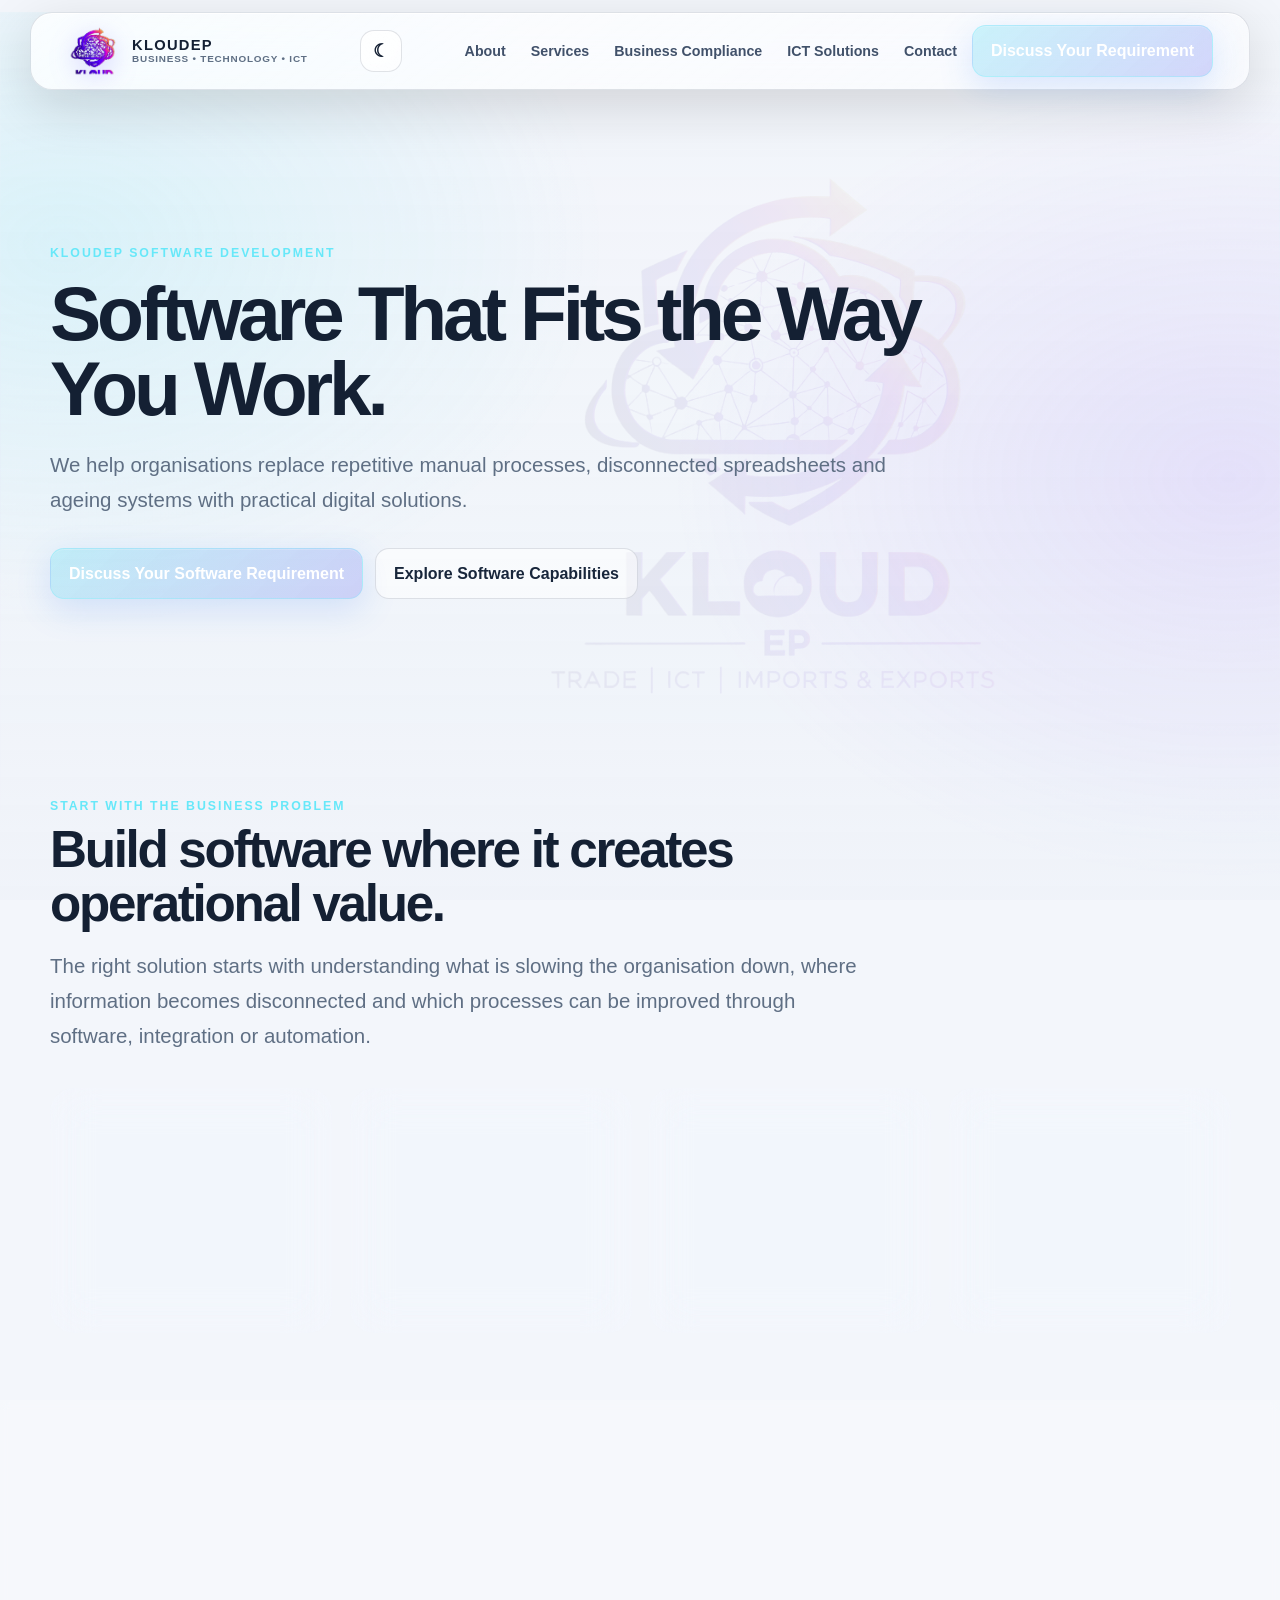
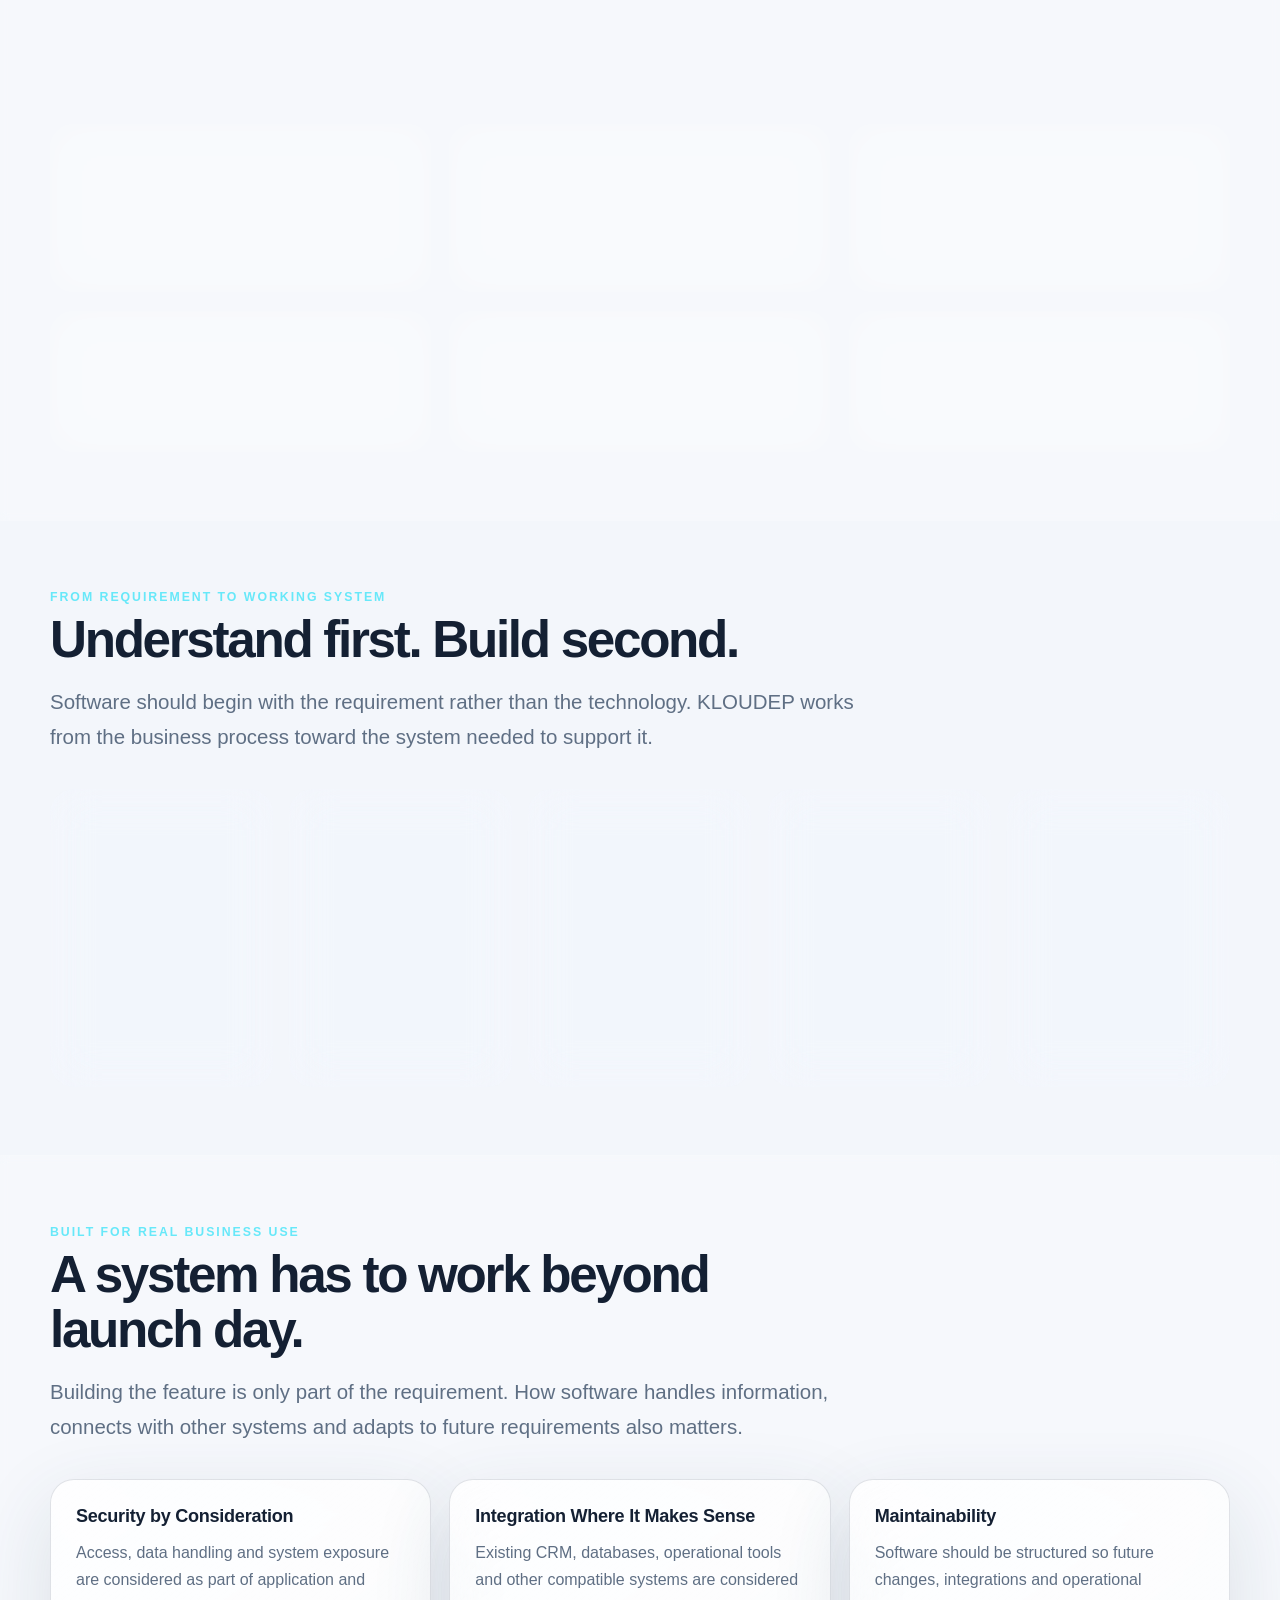
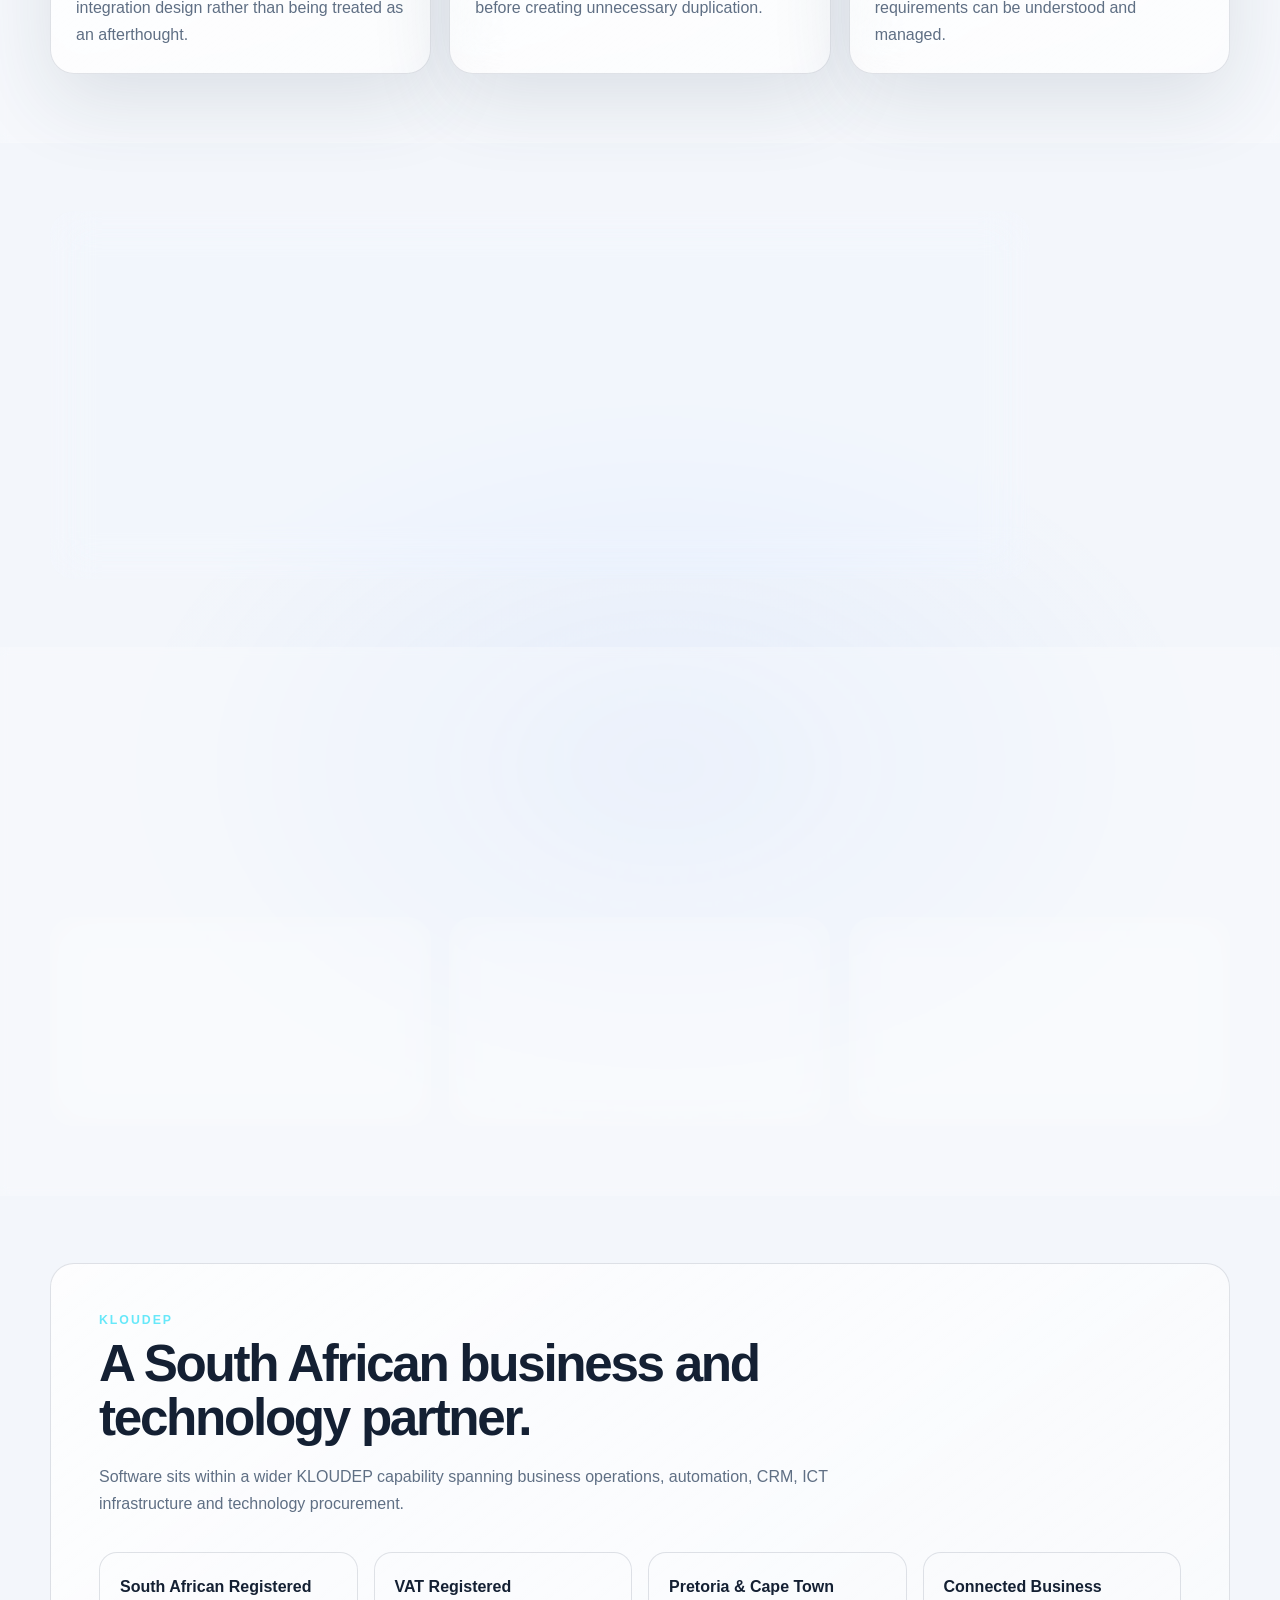
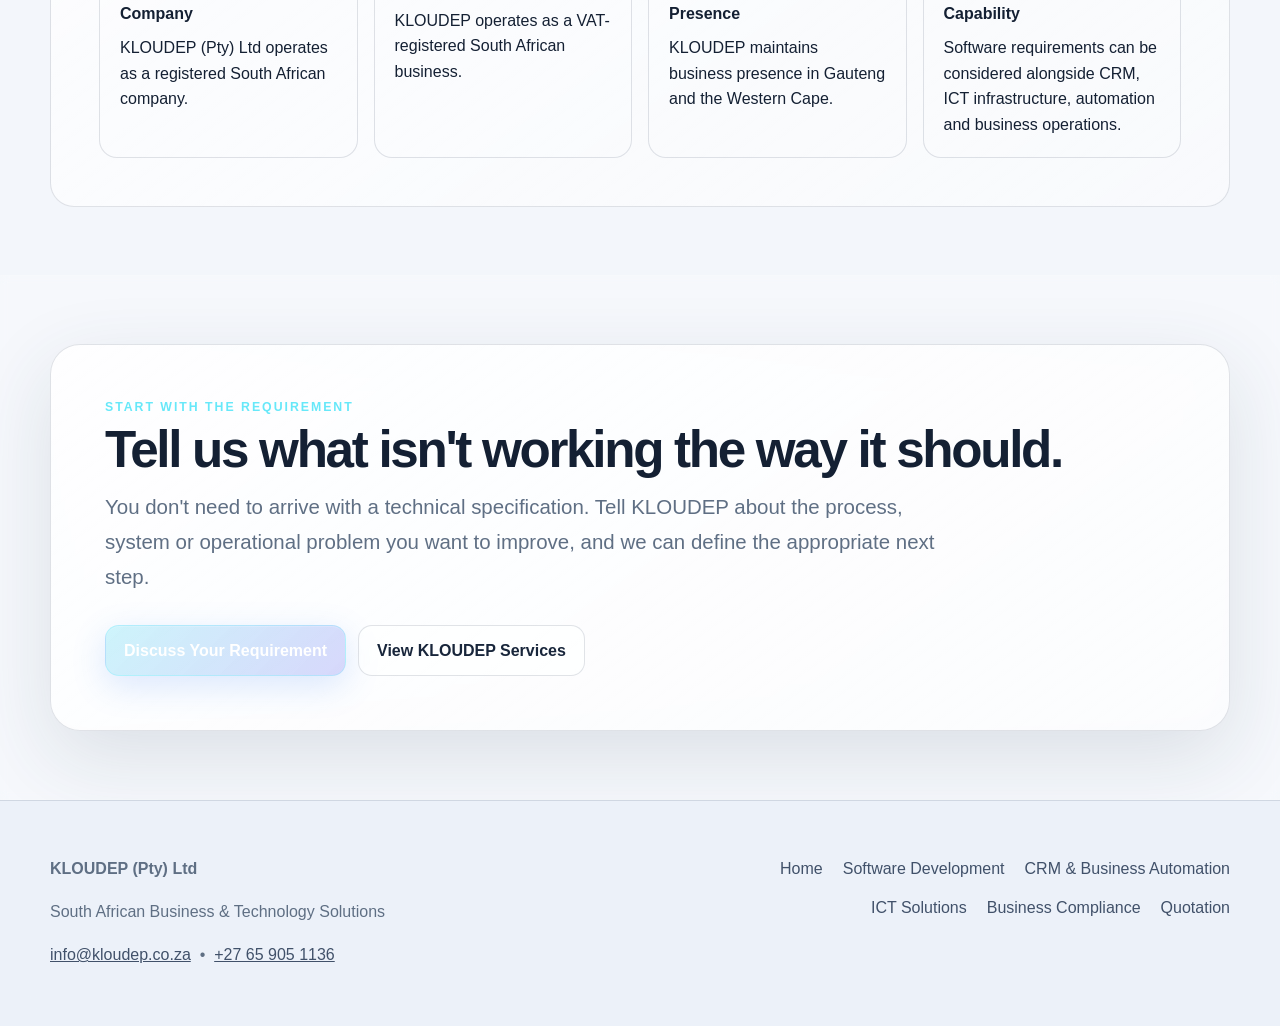
<file: software-development.html>
<!DOCTYPE html>
<html lang="en">
<head>
  <meta charset="UTF-8">
  <meta name="viewport" content="width=device-width, initial-scale=1">

  <title>KLOUDEP Software Development | Business Applications, Automation & Integrations South Africa</title>
  <meta name="description" content="KLOUDEP develops custom business software, web applications, databases, APIs, integrations, workflow automation, dashboards and legacy system improvements in South Africa.">
  <meta name="robots" content="index, follow">
  <link rel="canonical" href="https://kloudep.co.za/software-development.html">

  <meta property="og:type" content="website">
  <meta property="og:site_name" content="KLOUDEP">
  <meta property="og:title" content="KLOUDEP Software Development | Business Applications & Automation">
  <meta property="og:description" content="Custom business software, web applications, databases, integrations, workflow automation and system improvement built around real operational requirements.">
  <meta property="og:url" content="https://kloudep.co.za/software-development.html">
  <meta property="og:image" content="https://kloudep.co.za/images/logo.png">

  <meta name="twitter:card" content="summary_large_image">
  <meta name="twitter:title" content="KLOUDEP Software Development | Business Applications & Automation">
  <meta name="twitter:description" content="Software, integrations and automation built around real business requirements.">
  <meta name="twitter:image" content="https://kloudep.co.za/images/logo.png">

  <link rel="icon" href="images/logo.png">
  <link rel="stylesheet" href="css/style.css">

  <style>
    /* Page-specific additions only. Core KLOUDEP styling remains in css/style.css. */
    .software-page .brand img{width:58px;height:58px;object-fit:contain;flex:0 0 auto}
    .software-page .head{max-width:820px;margin-bottom:34px}
    .software-page .head h2{margin-top:8px}
    .software-page .grid4{display:grid;grid-template-columns:repeat(4,minmax(0,1fr));gap:18px}
    .software-page .process-grid{display:grid;grid-template-columns:repeat(5,minmax(0,1fr));gap:16px}
    .software-page .process-step{position:relative}
    .software-page .step-number{display:inline-flex;align-items:center;justify-content:center;min-width:42px;height:32px;padding:0 10px;border-radius:999px;font-size:.78rem;font-weight:800;letter-spacing:.08em;margin-bottom:16px}
    .software-page .text-link{display:inline-block;margin-top:14px;font-weight:700;text-decoration:none}
    .software-page .trust-shell{border-radius:24px;padding:clamp(24px,4vw,48px)}
    .software-page .proof-grid{display:grid;grid-template-columns:repeat(4,minmax(0,1fr));gap:16px;margin-top:28px}
    .software-page .proof{display:flex;flex-direction:column;gap:8px;padding:20px;border-radius:18px}
    .software-page .proof strong{font-size:1rem}
    .software-page .proof span{line-height:1.6}
    .software-page .ai-panel{max-width:980px}
    .software-page .ai-tags{margin-top:20px}
    .software-page .section-anchor{scroll-margin-top:110px}
    .software-page .nav-current{font-weight:800}
    .software-page .footer-grid{display:grid;grid-template-columns:1.4fr 1fr;gap:30px;align-items:start}
    .software-page .footer-links{display:flex;flex-wrap:wrap;gap:12px 20px;justify-content:flex-end}
    .software-page .footer-links a{text-decoration:none}
    @media (max-width:1050px){
      .software-page .grid4{grid-template-columns:repeat(2,minmax(0,1fr))}
      .software-page .process-grid{grid-template-columns:repeat(3,minmax(0,1fr))}
      .software-page .proof-grid{grid-template-columns:repeat(2,minmax(0,1fr))}
    }
    @media (max-width:700px){
      .software-page .brand img{width:52px;height:52px}
      .software-page .grid4,
      .software-page .process-grid,
      .software-page .proof-grid,
      .software-page .footer-grid{grid-template-columns:1fr}
      .software-page .footer-links{justify-content:flex-start}
      .software-page .actions{align-items:stretch}
      .software-page .actions .btn{text-align:center}
      .software-page .trust-shell{padding:22px}
    }
  </style>

  <script type="application/ld+json">
  {
    "@context": "https://schema.org",
    "@type": "Corporation",
    "name": "KLOUD EP (PTY) LTD",
    "alternateName": "KLOUDEP",
    "url": "https://kloudep.co.za/",
    "logo": "https://kloudep.co.za/images/logo.png",
    "email": "info@kloudep.co.za",
    "telephone": "+27 65 905 1136",
    "vatID": "4610305692",
    "identifier": "2021/387994/07"
  }
  </script>
  <link rel="stylesheet" href="css/kloudep-glass.css">
  <script src="js/kloudep-ui.js"></script>
</head>

<body class="software-page">

  <header>
    <div class="container nav">
      <a class="brand" href="index.html" aria-label="KLOUDEP home">
        <span class="brand-mark" aria-hidden="true"><img src="images/kloudep-brand-web.png" alt=""></span>
        <span>KLOUDEP<small>BUSINESS • TECHNOLOGY • ICT</small></span>
      </a>

      <button class="menu" type="button" aria-expanded="false" aria-controls="main-navigation" aria-label="Open navigation">
        Menu
      </button>

      <nav class="links" id="main-navigation" aria-label="Main navigation">
        <a href="index.html#about">About</a>
        <a href="index.html#solutions">Services</a>
        <a href="business-services.html">Business Compliance</a>
        <a href="managed-it.html">ICT Solutions</a>
        <a href="index.html#contact">Contact</a>
        <a class="btn primary" href="index.html?topic=general#contact">Discuss Your Requirement</a>
      </nav>
    </div>
  </header>

  <main>
    <section class="hero">
      <div class="container">
        <div class="eyebrow">KLOUDEP Software Development</div>
        <h1>Software That Fits the Way You Work.</h1>
        <p class="lead">
          We help organisations replace repetitive manual processes,
          disconnected spreadsheets and ageing systems with practical
          digital solutions.
        </p>
        <div class="actions">
          <a class="btn primary" href="#software-enquiry">Discuss Your Software Requirement</a>
          <a class="btn" href="#software-capabilities">Explore Software Capabilities</a>
        </div>
      </div>
    </section>

    <section class="section section-anchor" id="business-outcomes">
      <div class="container">
        <div class="head">
          <div class="eyebrow">Start With the Business Problem</div>
          <h2>Build software where it creates operational value.</h2>
          <p class="lead">
            The right solution starts with understanding what is slowing the organisation down,
            where information becomes disconnected and which processes can be improved through
            software, integration or automation.
          </p>
        </div>

        <div class="grid4">
          <article class="card">
            <h3>Reduce Manual Work</h3>
            <p>Turn repetitive data capture, approvals, notifications and administrative processes into structured digital workflows.</p>
          </article>
          <article class="card">
            <h3>Connect Disconnected Systems</h3>
            <p>Use integrations and APIs where appropriate to reduce duplicate work between compatible business systems.</p>
          </article>
          <article class="card">
            <h3>Improve Operational Visibility</h3>
            <p>Bring useful operational information into dashboards, reports and structured data views that are easier to understand and use.</p>
          </article>
          <article class="card">
            <h3>Modernise Existing Processes</h3>
            <p>Improve ageing applications, spreadsheet-heavy workflows and existing systems without assuming everything needs to be replaced.</p>
          </article>
        </div>
      </div>
    </section>

    <section class="section alt section-anchor" id="software-capabilities">
      <div class="container">
        <div class="head">
          <div class="eyebrow">Software Capabilities</div>
          <h2>Digital systems built around real business requirements.</h2>
          <p class="lead">
            From focused internal tools to connected operational systems, KLOUDEP develops
            software around the process, information and people who need to use it.
          </p>
        </div>

        <div class="grid3">
          <article class="card">
            <h3>Web Applications &amp; Portals</h3>
            <p>Internal tools, customer portals, dashboards, forms and browser-based operational systems.</p>
          </article>
          <article class="card">
            <h3>Database Solutions</h3>
            <p>Database-backed applications, structured data workflows and reporting systems.</p>
          </article>
          <article class="card">
            <h3>Integrations &amp; APIs</h3>
            <p>Connect compatible business applications and reduce duplicate data entry.</p>
          </article>
          <article class="card">
            <h3>Workflow Automation</h3>
            <p>Automate repetitive approvals, notifications, data handling and routine processes.</p>
          </article>
          <article class="card">
            <h3>Legacy System Improvement</h3>
            <p>Assess existing tools, modernise workflows and plan practical migration paths.</p>
          </article>
          <article class="card">
            <h3>Dashboards &amp; Reporting</h3>
            <p>Turn operational information into accessible dashboards and useful reports.</p>
          </article>
        </div>
      </div>
    </section>

    <section class="section section-anchor" id="software-process">
      <div class="container">
        <div class="head">
          <div class="eyebrow">From Requirement to Working System</div>
          <h2>Understand first. Build second.</h2>
          <p class="lead">
            Software should begin with the requirement rather than the technology.
            KLOUDEP works from the business process toward the system needed to support it.
          </p>
        </div>

        <div class="process-grid">
          <article class="card process-step">
            <span class="step-number" aria-hidden="true">01</span>
            <h3>Understand</h3>
            <p>Identify the business process, users, information, pain points and intended outcome.</p>
          </article>
          <article class="card process-step">
            <span class="step-number" aria-hidden="true">02</span>
            <h3>Define</h3>
            <p>Translate the requirement into system scope, workflows, integrations and practical priorities.</p>
          </article>
          <article class="card process-step">
            <span class="step-number" aria-hidden="true">03</span>
            <h3>Build</h3>
            <p>Develop the application, database, automation or integration around the agreed requirement.</p>
          </article>
          <article class="card process-step">
            <span class="step-number" aria-hidden="true">04</span>
            <h3>Validate</h3>
            <p>Review functionality and workflows against the intended operational use.</p>
          </article>
          <article class="card process-step">
            <span class="step-number" aria-hidden="true">05</span>
            <h3>Deploy &amp; Improve</h3>
            <p>Move the solution into use and identify improvements, integrations or further automation as requirements evolve.</p>
          </article>
        </div>
      </div>
    </section>

    <section class="section alt section-anchor" id="software-principles">
      <div class="container">
        <div class="head">
          <div class="eyebrow">Built for Real Business Use</div>
          <h2>A system has to work beyond launch day.</h2>
          <p class="lead">
            Building the feature is only part of the requirement. How software handles information,
            connects with other systems and adapts to future requirements also matters.
          </p>
        </div>

        <div class="grid3">
          <article class="card">
            <h3>Security by Consideration</h3>
            <p>Access, data handling and system exposure are considered as part of application and integration design rather than being treated as an afterthought.</p>
          </article>
          <article class="card">
            <h3>Integration Where It Makes Sense</h3>
            <p>Existing CRM, databases, operational tools and other compatible systems are considered before creating unnecessary duplication.</p>
          </article>
          <article class="card">
            <h3>Maintainability</h3>
            <p>Software should be structured so future changes, integrations and operational requirements can be understood and managed.</p>
          </article>
        </div>
      </div>
    </section>

    <section class="section section-anchor" id="intelligent-automation">
      <div class="container">
        <div class="panel ai-panel">
          <div class="eyebrow">AI &amp; Intelligent Automation</div>
          <h2>Use AI where it improves the process — not because it is fashionable.</h2>
          <p class="lead">
            KLOUDEP can consider AI-assisted capabilities when the business process,
            available information and intended outcome make them appropriate.
          </p>
          <p>
            In other situations, conventional software, workflow automation or system
            integration may provide the simpler and more dependable solution.
          </p>
          <div class="tags ai-tags" aria-label="Potential intelligent automation applications">
            Information Handling • Assisted Workflows • Process Automation • Business-System Integration
          </div>
        </div>
      </div>
    </section>

    <section class="section alt section-anchor" id="connected-capabilities">
      <div class="container">
        <div class="head">
          <div class="eyebrow">Software Within the Operation</div>
          <h2>Software rarely operates alone.</h2>
          <p class="lead">
            A software requirement may connect with customer processes, operational information,
            infrastructure, automation and wider business requirements.
          </p>
        </div>

        <div class="grid3">
          <article class="card">
            <h3>CRM &amp; Automation</h3>
            <p>Connect software requirements with customer processes, pipelines, workflows and operational data where appropriate.</p>
            <a class="text-link" href="crm-onboarding.html">Explore CRM &amp; Automation →</a>
          </article>
          <article class="card">
            <h3>ICT Infrastructure</h3>
            <p>Consider the networks, devices, servers and technology environment around the systems people need to use.</p>
            <a class="text-link" href="managed-it.html">Explore ICT Solutions →</a>
          </article>
          <article class="card">
            <h3>Business Operations &amp; Compliance</h3>
            <p>Consider the operational records, processes and business requirements that technology may need to support.</p>
            <a class="text-link" href="business-services.html">Explore Business Services →</a>
          </article>
        </div>
      </div>
    </section>

    <section class="section section-anchor" id="software-trust">
      <div class="container">
        <div class="trust-shell">
          <div class="head">
            <div class="eyebrow">KLOUDEP</div>
            <h2>A South African business and technology partner.</h2>
            <p>
              Software sits within a wider KLOUDEP capability spanning business operations,
              automation, CRM, ICT infrastructure and technology procurement.
            </p>
          </div>

          <div class="proof-grid">
            <div class="proof">
              <strong>South African Registered Company</strong>
              <span>KLOUDEP (Pty) Ltd operates as a registered South African company.</span>
            </div>
            <div class="proof">
              <strong>VAT Registered</strong>
              <span>KLOUDEP operates as a VAT-registered South African business.</span>
            </div>
            <div class="proof">
              <strong>Pretoria &amp; Cape Town Presence</strong>
              <span>KLOUDEP maintains business presence in Gauteng and the Western Cape.</span>
            </div>
            <div class="proof">
              <strong>Connected Business Capability</strong>
              <span>Software requirements can be considered alongside CRM, ICT infrastructure, automation and business operations.</span>
            </div>
          </div>
        </div>
      </div>
    </section>

    <section class="section alt section-anchor" id="software-enquiry">
      <div class="container">
        <div class="panel contact">
          <div class="eyebrow">Start With the Requirement</div>
          <h2>Tell us what isn't working the way it should.</h2>
          <p class="lead">
            You don't need to arrive with a technical specification. Tell KLOUDEP about
            the process, system or operational problem you want to improve, and we can
            define the appropriate next step.
          </p>
          <div class="actions">
            <a class="btn primary" href="index.html?topic=software-development#contact">Discuss Your Requirement</a>
            <a class="btn" href="index.html#solutions">View KLOUDEP Services</a>
          </div>
        </div>
      </div>
    </section>
  </main>

  <footer>
    <div class="container footer-grid">
      <div>
        <strong>KLOUDEP (Pty) Ltd</strong>
        <p>South African Business &amp; Technology Solutions</p>
        <p>
          <a href="mailto:info@kloudep.co.za">info@kloudep.co.za</a>
          &nbsp;•&nbsp;
          <a href="tel:+27659051136">+27 65 905 1136</a>
        </p>
      </div>

      <nav class="footer-links" aria-label="Footer navigation">
        <a href="index.html">Home</a>
        <a href="software-development.html" aria-current="page">Software Development</a>
        <a href="crm-onboarding.html">CRM &amp; Business Automation</a>
        <a href="managed-it.html">ICT Solutions</a>
        <a href="business-services.html">Business Compliance</a>
        <a href="quotation.html">Quotation</a>
      </nav>
    </div>
  </footer>

  <script>
    (() => {
      const menuButton = document.querySelector('.menu');
      const navigation = document.getElementById('main-navigation');
      if (!menuButton || !navigation) return;
      let lastFocusedElement = null;

      const closeMenu = (restoreFocus = false) => {
        navigation.classList.remove('open');
        menuButton.setAttribute('aria-expanded', 'false');
        menuButton.setAttribute('aria-label', 'Open navigation');
        document.body.style.overflow = '';
        if (restoreFocus && lastFocusedElement) lastFocusedElement.focus();
      };

      menuButton.addEventListener('click', () => {
        const isOpening = !navigation.classList.contains('open');
        if (isOpening) lastFocusedElement = document.activeElement;
        navigation.classList.toggle('open', isOpening);
        menuButton.setAttribute('aria-expanded', String(isOpening));
        menuButton.setAttribute('aria-label', isOpening ? 'Close navigation' : 'Open navigation');
        document.body.style.overflow = isOpening ? 'hidden' : '';
      });

      navigation.querySelectorAll('a').forEach(link => link.addEventListener('click', () => closeMenu(false)));

      document.addEventListener('keydown', event => {
        if (event.key === 'Escape' && navigation.classList.contains('open')) closeMenu(true);
      });

      window.addEventListener('resize', () => {
        if (window.innerWidth > 900 && navigation.classList.contains('open')) closeMenu(false);
      });
    })();
  </script>
</body>
</html>
</file>
<file: css/style.css>
:root{--bg:#050914;--surface:#0b1324;--text:#f6f8ff;--muted:#aeb9cc;--line:rgba(255,255,255,.12);--cyan:#67e8f9;--blue:#60a5fa;--violet:#a78bfa;--max:1180px;--r:24px}
*{box-sizing:border-box}html{scroll-behavior:smooth;color-scheme:dark}body{margin:0;background:var(--bg);color:var(--text);font-family:Inter,-apple-system,BlinkMacSystemFont,"Segoe UI",sans-serif;font-size:16px;line-height:1.65}a{color:inherit}img{max-width:100%}.container{width:min(var(--max),calc(100% - 40px));margin-inline:auto}
header{position:sticky;top:0;z-index:100}.nav{display:flex;align-items:center;justify-content:space-between;gap:24px;min-height:78px}.brand{display:flex;align-items:center;gap:11px;color:var(--text);text-decoration:none;font-weight:850;letter-spacing:.08em}.brand img{width:48px;height:48px;object-fit:contain}.brand span{display:flex;flex-direction:column;font-size:.92rem}.brand small{font-size:.62rem;font-weight:650;letter-spacing:.08em;color:var(--muted);margin-top:1px}.links{display:flex;align-items:center;gap:5px}.links>a:not(.btn){padding:9px 10px;border-radius:12px;text-decoration:none;color:var(--muted);font-size:.89rem;font-weight:650}.menu{display:none;border:1px solid var(--line);border-radius:12px;background:rgba(255,255,255,.06);color:var(--text);padding:10px 13px;font:inherit;font-weight:750;cursor:pointer}
.hero{min-height:640px;display:flex;align-items:center;padding:105px 0 88px}.hero .container{position:relative}.hero-grid{display:grid;grid-template-columns:minmax(0,1.2fr) minmax(300px,.8fr);gap:48px;align-items:center}.hero h1{max-width:1000px;margin:14px 0 22px;font-size:clamp(3rem,6vw,6rem);line-height:.98;letter-spacing:-.055em}.lead{max-width:850px;margin:0;color:var(--muted);font-size:clamp(1.05rem,1.7vw,1.28rem);line-height:1.65}.eyebrow,.kicker{color:var(--cyan);font-size:.77rem;font-weight:800;letter-spacing:.18em;text-transform:uppercase}.actions{display:flex;flex-wrap:wrap;gap:12px;margin-top:30px}.btn,.nav-cta,.button,.cta{display:inline-flex;align-items:center;justify-content:center;gap:8px;min-height:46px;padding:11px 18px;border:1px solid var(--line);border-radius:14px;background:rgba(255,255,255,.055);color:var(--text);font-weight:750;text-decoration:none;cursor:pointer}.btn.primary,.nav-cta{border-color:rgba(103,232,249,.28);background:linear-gradient(135deg,rgba(34,211,238,.22),rgba(99,102,241,.25));color:#fff}
.section{padding:82px 0}.section.alt{border-block:1px solid rgba(255,255,255,.045)}.head{max-width:790px;margin-bottom:28px}.head h2,section h2,.contact h2,.trust-shell h2,.need-shell h2,.story-shell h2,.cta-shell h2{margin:7px 0 13px;font-size:clamp(2rem,4vw,3.8rem);line-height:1.05;letter-spacing:-.045em}.head p,.card p,.panel p,.problem p,.proof p,.signal p,.service-card p,.capability p,.journey-step p,.process-step p,.story-copy p,.contact p{color:var(--muted)}
.grid,.grid2,.grid3,.grid4,.service-grid,.cap-grid,.trust-grid,.need-grid,.process-grid{display:grid;gap:18px}.grid2{grid-template-columns:repeat(2,minmax(0,1fr))}.grid3,.service-grid{grid-template-columns:repeat(3,minmax(0,1fr))}.grid4,.cap-grid{grid-template-columns:repeat(4,minmax(0,1fr))}.card,.panel,.service-card,.capability,.process-step,.need-card,.problem,.proof,.signal,.journey-step,.trust-proof,.hero-panel{border:1px solid var(--line);border-radius:var(--r);padding:25px;background:rgba(255,255,255,.035)}.card h3,.panel h3,.service-card h3,.capability h3,.need-card h3,.problem h3,.proof h3,.journey-step h3,.process-step h3{margin:0 0 9px;font-size:1.13rem}.card p,.panel p,.service-card p,.capability p,.need-card p,.problem p,.proof p,.journey-step p,.process-step p{margin:0}.tags{display:flex;flex-wrap:wrap;gap:8px;margin-top:15px}.tags span,.tag{border:1px solid var(--line);border-radius:999px;padding:6px 10px;color:var(--muted);font-size:.78rem}.text-link,.card-action{display:inline-flex;margin-top:15px;color:var(--cyan);font-weight:750;text-decoration:none}
.need-section{padding:32px 0 82px}.need-shell,.story-shell,.trust-shell,.cta-shell,.contact{border:1px solid var(--line);border-radius:30px;padding:clamp(25px,5vw,54px);background:rgba(255,255,255,.035)}.need-intro{max-width:780px;margin-bottom:26px}.need-grid{grid-template-columns:repeat(3,minmax(0,1fr))}.need-icon,.capability-icon,.flow-icon{font-size:1.45rem;margin-bottom:12px}.story-grid,.split{display:grid;grid-template-columns:1fr 1fr;gap:28px;align-items:center}.stack,.signal-list{display:grid;gap:12px}.stack-item{padding:15px 17px;border:1px solid var(--line);border-radius:15px;background:rgba(255,255,255,.025)}.journey,.flow{display:grid;grid-template-columns:repeat(5,minmax(0,1fr));gap:14px}.journey-num,.step-number{display:inline-flex;align-items:center;justify-content:center;min-width:38px;height:30px;padding:0 10px;border-radius:999px;background:rgba(103,232,249,.1);color:var(--cyan);font-weight:800;font-size:.75rem;margin-bottom:14px}.trust-grid{grid-template-columns:repeat(3,minmax(0,1fr))}.contact-actions{display:flex;flex-wrap:wrap;gap:12px;margin-top:20px}
footer,.footer{padding:42px 0;color:var(--muted);border-top:1px solid rgba(255,255,255,.07)}.footer-grid{display:grid;grid-template-columns:1.3fr 1fr;gap:24px}.footer-links{display:flex;flex-wrap:wrap;justify-content:flex-end;gap:10px 18px}.footer-links a{text-decoration:none;color:var(--muted)}
@media(max-width:1050px){.grid4,.cap-grid{grid-template-columns:repeat(2,minmax(0,1fr))}.grid3,.service-grid,.need-grid{grid-template-columns:repeat(2,minmax(0,1fr))}.journey,.flow{grid-template-columns:repeat(3,minmax(0,1fr))}}
@media(max-width:900px){.container{width:min(100% - 28px,var(--max))}.menu{display:inline-flex;position:relative;z-index:1002}.links{position:absolute;left:12px;right:12px;top:calc(100% + 10px);display:grid;gap:4px;padding:12px;border:1px solid var(--line);border-radius:20px;opacity:0;visibility:hidden;transform:translateY(-8px) scale(.985);transform-origin:top;pointer-events:none}.links.open,.links.active,.links[data-open="true"]{opacity:1;visibility:visible;transform:none;pointer-events:auto}.links>a:not(.btn){padding:12px 13px}.links .btn{margin-top:5px}.hero{min-height:auto;padding:82px 0 64px}.hero-grid,.story-grid,.split{grid-template-columns:1fr}.section{padding:62px 0}.need-section{padding:20px 0 62px}.footer-grid{grid-template-columns:1fr}.footer-links{justify-content:flex-start}}
@media(max-width:650px){.container{width:calc(100% - 22px)}.nav{min-height:68px}.brand img{width:42px;height:42px}.brand span{font-size:.82rem}.brand small{font-size:.54rem}.hero{padding:66px 0 48px}.hero h1{font-size:clamp(2.5rem,12vw,4.2rem)}.lead{font-size:1rem}.actions{display:grid}.actions .btn{width:100%}.section{padding:50px 0}.head{margin-bottom:21px}.grid2,.grid3,.grid4,.service-grid,.cap-grid,.need-grid,.journey,.flow,.trust-grid{grid-template-columns:1fr}.card,.panel,.service-card,.capability,.process-step,.need-card,.problem,.proof,.signal,.journey-step{padding:20px;border-radius:20px}.need-shell,.story-shell,.trust-shell,.cta-shell,.contact{padding:22px;border-radius:23px}}
</file>
<file: css/kloudep-glass.css>
/* KLOUDEP Glass — staging design system. Loaded after page-local CSS. */
:root{
  --kg-bg:#050914;--kg-glass:rgba(10,18,35,.48);--kg-glass-strong:rgba(12,20,38,.68);
  --kg-line:rgba(255,255,255,.13);--kg-highlight:rgba(255,255,255,.22);
  --kg-cyan:#22d3ee;--kg-blue:#3b82f6;--kg-violet:#8b5cf6;
  --kg-shadow:0 28px 90px rgba(0,0,0,.34);--kg-ease:cubic-bezier(.2,.8,.2,1)
}
html{background:var(--kg-bg)}
/* Unified KLOUDEP typography — homepage sans-serif system across all primary pages. */
body{font-family:Inter,ui-sans-serif,-apple-system,BlinkMacSystemFont,"Segoe UI",sans-serif}
h1,h2{font-family:Inter,ui-sans-serif,-apple-system,BlinkMacSystemFont,"Segoe UI",sans-serif!important;font-style:normal;font-weight:800}
body{position:relative;isolation:isolate;background:
 radial-gradient(900px 620px at 5% 4%,rgba(34,211,238,.12),transparent 64%),
 radial-gradient(900px 620px at 96% 8%,rgba(139,92,246,.14),transparent 62%),
 radial-gradient(760px 520px at 52% 68%,rgba(59,130,246,.07),transparent 68%),var(--kg-bg)!important}
body::before{content:"";position:fixed;z-index:-2;inset:0;background:url('../images/kloudep-transparent.svg') no-repeat 86% 14%/min(68vw,900px) auto;opacity:.055;filter:saturate(.85);pointer-events:none}
body::after{content:"";position:fixed;z-index:-1;inset:0;background:linear-gradient(180deg,rgba(5,9,20,.02),rgba(5,9,20,.22));pointer-events:none}
header,.site-header{position:sticky!important;top:12px!important;z-index:1000!important;width:min(1220px,calc(100% - 28px))!important;margin:12px auto 0!important;border:1px solid var(--kg-line)!important;border-radius:22px!important;background:linear-gradient(145deg,rgba(13,22,40,.66),rgba(7,13,27,.46))!important;box-shadow:0 14px 44px rgba(0,0,0,.22),inset 0 1px 0 rgba(255,255,255,.08)!important;backdrop-filter:blur(26px) saturate(145%)!important;-webkit-backdrop-filter:blur(26px) saturate(145%)!important;overflow:visible}
header .nav,.site-header .nav{min-height:76px!important;padding-inline:16px!important}
.brand img{display:block!important;width:50px!important;height:50px!important;object-fit:contain!important;object-position:center!important}
.links,.nav-links{transition:transform .35s var(--kg-ease),opacity .35s var(--kg-ease)!important}
.links>a:not(.btn),.nav-links a:not(.nav-cta){transition:color .25s var(--kg-ease),background .25s var(--kg-ease),transform .25s var(--kg-ease)!important}
.links>a:not(.btn):hover,.nav-links a:not(.nav-cta):hover{transform:translateY(-1px)!important;color:#fff!important;background:rgba(255,255,255,.045)!important}
.btn,.nav-cta,.button,.cta{transition:transform .28s var(--kg-ease),background .28s var(--kg-ease),border-color .28s var(--kg-ease),box-shadow .28s var(--kg-ease)!important}
.btn:hover,.nav-cta:hover,.button:hover,.cta:hover{transform:translateY(-2px)!important}
.btn.primary,.nav-cta{box-shadow:0 10px 34px rgba(59,130,246,.18),inset 0 1px 0 rgba(255,255,255,.18)!important}
.panel,.card,.need-shell,.need-card,.contact,.service-card,.feature-card,.process-card,.cta-panel,.hero-card,.info-card,.solution-card,.step,.service-item{border-color:var(--kg-line)!important;background:linear-gradient(145deg,rgba(255,255,255,.075),rgba(255,255,255,.025))!important;box-shadow:var(--kg-shadow),inset 0 1px 0 rgba(255,255,255,.055)!important;backdrop-filter:blur(22px) saturate(125%)!important;-webkit-backdrop-filter:blur(22px) saturate(125%)!important}
.card:hover,.need-card:hover,.service-card:hover,.feature-card:hover,.solution-card:hover{transform:translateY(-4px)!important;border-color:rgba(103,232,249,.25)!important;background:linear-gradient(145deg,rgba(255,255,255,.105),rgba(255,255,255,.04))!important;box-shadow:0 32px 95px rgba(0,0,0,.38),0 0 50px rgba(34,211,238,.035),inset 0 1px 0 rgba(255,255,255,.09)!important}
.section.alt,.band,.trust{background:rgba(255,255,255,.012)!important;backdrop-filter:blur(4px)}
footer{background:linear-gradient(180deg,rgba(3,7,17,.72),rgba(3,7,17,.94))!important;backdrop-filter:blur(18px);-webkit-backdrop-filter:blur(18px)}
::selection{background:rgba(34,211,238,.28);color:#fff}
@media(max-width:900px){header,.site-header{top:8px!important;width:calc(100% - 16px)!important;margin-top:8px!important;border-radius:18px!important}.brand img{width:46px!important;height:46px!important}.links,.nav-links{background:rgba(5,9,20,.94)!important;backdrop-filter:blur(28px) saturate(140%)!important;-webkit-backdrop-filter:blur(28px) saturate(140%)!important}body::before{background-position:90% 10%;background-size:110vw auto;opacity:.045}}
@media(prefers-reduced-motion:reduce){*,*:before,*:after{transition:none!important;animation:none!important}}

/* =========================================================
   KLOUDEP TYPOGRAPHY NORMALIZATION
   Shared rhythm only: responsive sizes and page layouts stay local.
   ========================================================= */
:root{
  --kl-type-sans:Inter,ui-sans-serif,-apple-system,BlinkMacSystemFont,"Segoe UI",sans-serif;
  --kl-weight-regular:400;
  --kl-weight-medium:600;
  --kl-weight-semibold:700;
  --kl-weight-bold:800;
  --kl-track-hero:-.055em;
  --kl-track-section:-.045em;
  --kl-track-label:.16em;
  --kl-leading-hero:.98;
  --kl-leading-section:1.06;
  --kl-leading-card:1.25;
  --kl-leading-body:1.7;
}

body{
  font-family:var(--kl-type-sans)!important;
  font-weight:var(--kl-weight-regular);
  line-height:var(--kl-leading-body);
  letter-spacing:normal;
}

/* Hero typography: preserve each page's responsive font-size. */
.hero h1,
body > main h1,
main .hero h1{
  font-family:var(--kl-type-sans)!important;
  font-weight:var(--kl-weight-bold)!important;
  line-height:var(--kl-leading-hero)!important;
  letter-spacing:var(--kl-track-hero)!important;
}

/* Section typography: spacing is deliberately limited to h2 itself. */
.head h2,
.contact h2,
.need-shell h2,
.story-shell h2,
.trust-shell h2,
.cta-shell h2,
section h2{
  font-family:var(--kl-type-sans)!important;
  font-weight:var(--kl-weight-bold)!important;
  line-height:var(--kl-leading-section)!important;
  letter-spacing:var(--kl-track-section)!important;
}

/* Card/subsection headings keep their local size but share rhythm. */
.card h3,
.panel h3,
.service-card h3,
.group-heading h3,
.need-card h3,
.problem h3,
section h3{
  font-family:var(--kl-type-sans);
  font-weight:var(--kl-weight-semibold);
  line-height:var(--kl-leading-card);
  letter-spacing:-.015em;
}

/* Brand and navigational controls use one consistent emphasis. */
.links>a:not(.btn),
.nav-links a,
.btn,
.menu,
.text-link{
  font-family:var(--kl-type-sans);
  font-weight:var(--kl-weight-semibold);
  letter-spacing:0;
}

/* Small uppercase labels retain brand character consistently. */
.eyebrow,
.service-card .kicker{
  font-family:var(--kl-type-sans);
  font-weight:var(--kl-weight-bold)!important;
  line-height:1.35;
  letter-spacing:var(--kl-track-label)!important;
}

/* Reading text: normalize rhythm without changing responsive sizes/widths. */
p,
.lead,
.head p,
.card p,
.service-card p,
.story-copy p,
.cta-shell p,
.problem p{
  font-family:var(--kl-type-sans);
  font-weight:var(--kl-weight-regular);
  line-height:var(--kl-leading-body);
}

/* Consistent heading-to-copy spacing; no section/grid geometry changes. */
.head h2{margin-bottom:18px;}
.card h3,.service-card h3{margin-bottom:12px;}
.group-heading h3{margin-bottom:8px;}
.cta-shell h2{margin-bottom:12px;}

/* =========================================================
   KLOUDEP GLASS v4 — adaptive glass, app-like navigation
   ========================================================= */
:root{color-scheme:dark;--kg-page:#050914;--kg-text:#f7f9fc;--kg-muted:#a8b3c7;--kg-sheet:rgba(8,15,29,.68);--kg-card-a:rgba(255,255,255,.09);--kg-card-b:rgba(255,255,255,.025);--kg-footer:rgba(3,7,17,.88)}
html[data-theme="light"]{color-scheme:light;--bg:#f3f6fb;--text:#142033;--muted:#5f6f84;--line:rgba(23,42,69,.13);--kg-bg:#f3f6fb;--kg-page:#f3f6fb;--kg-text:#142033;--kg-muted:#5f6f84;--kg-line:rgba(23,42,69,.13);--kg-highlight:rgba(255,255,255,.9);--kg-sheet:rgba(249,251,255,.72);--kg-card-a:rgba(255,255,255,.78);--kg-card-b:rgba(255,255,255,.48);--kg-footer:rgba(235,241,249,.88);--kg-shadow:0 26px 80px rgba(52,72,102,.14)}
body{color:var(--kg-text)!important;background:radial-gradient(850px 600px at 5% 4%,rgba(34,211,238,.13),transparent 64%),radial-gradient(900px 650px at 96% 8%,rgba(139,92,246,.15),transparent 62%),radial-gradient(800px 540px at 52% 68%,rgba(59,130,246,.08),transparent 68%),var(--kg-page)!important}
html[data-theme="light"] body::before{opacity:.075;filter:saturate(.8) contrast(.8)}
html[data-theme="light"] body::after{background:linear-gradient(180deg,rgba(255,255,255,.05),rgba(226,234,246,.18))}
header,.site-header{background:linear-gradient(145deg,var(--kg-card-a),var(--kg-card-b))!important;border-color:var(--kg-line)!important;box-shadow:0 16px 55px rgba(0,0,0,.14),inset 0 1px 0 var(--kg-highlight)!important}
.panel,.card,.need-shell,.need-card,.contact,.service-card,.feature-card,.process-card,.cta-panel,.hero-card,.info-card,.solution-card,.step,.service-item,.story-shell,.trust-shell,.cta-shell{background:linear-gradient(145deg,var(--kg-card-a),var(--kg-card-b))!important;border-color:var(--kg-line)!important;color:var(--kg-text)!important}
html[data-theme="light"] .section.alt,html[data-theme="light"] .band,html[data-theme="light"] .trust,html[data-theme="light"] .cap-strip{background:rgba(255,255,255,.28)!important}
html[data-theme="light"] p,html[data-theme="light"] .lead,html[data-theme="light"] .head p,html[data-theme="light"] .card p,html[data-theme="light"] .story-copy p,html[data-theme="light"] .need-card span,html[data-theme="light"] .stack-item span,html[data-theme="light"] .flow-row span,html[data-theme="light"] .note,html[data-theme="light"] footer p{color:var(--kg-muted)!important}
html[data-theme="light"] .links>a:not(.btn),html[data-theme="light"] .nav-links a:not(.nav-cta),html[data-theme="light"] .quick a,html[data-theme="light"] footer a,html[data-theme="light"] .capability{color:#41516a!important}
html[data-theme="light"] .links>a:not(.btn):hover,html[data-theme="light"] .nav-links a:not(.nav-cta):hover{color:#101b2d!important;background:rgba(30,64,175,.055)!important}
html[data-theme="light"] .gradient{background:linear-gradient(100deg,#142033 4%,#0891b2 42%,#6d28d9 88%);-webkit-background-clip:text;background-clip:text;color:transparent}
html[data-theme="light"] .btn:not(.primary):not(.nav-cta){color:#18263b!important;background:rgba(255,255,255,.55)!important}
html[data-theme="light"] .stack-item,html[data-theme="light"] .flow-row,html[data-theme="light"] .quick a{background:rgba(255,255,255,.42)!important}
footer{background:var(--kg-footer)!important;border-color:var(--kg-line)!important}

/* Theme control */
.kg-theme-toggle{display:inline-grid;place-items:center;flex:0 0 auto;width:42px;height:42px;padding:0;border:1px solid var(--kg-line);border-radius:14px;background:linear-gradient(145deg,var(--kg-card-a),var(--kg-card-b));color:var(--kg-text);box-shadow:inset 0 1px 0 var(--kg-highlight);backdrop-filter:blur(18px);-webkit-backdrop-filter:blur(18px);cursor:pointer;font:700 18px/1 var(--kl-type-sans);transition:transform .25s var(--kg-ease),background .25s var(--kg-ease)}
.kg-theme-toggle:hover{transform:translateY(-1px)}
.kg-theme-toggle:focus-visible,.menu:focus-visible{outline:3px solid rgba(34,211,238,.32);outline-offset:3px}

/* Better spatial rhythm */
.section{padding-block:88px!important}.need-section{padding:24px 0 88px!important}.hero{padding-top:96px!important;padding-bottom:72px!important}.head{margin-bottom:34px!important}footer{padding-top:54px!important}

/* App-like surfaces */
.need-shell{position:relative;overflow:hidden}.need-shell::after{content:"";position:absolute;inset:auto -8% -45% 35%;height:330px;background:radial-gradient(circle,rgba(34,211,238,.13),transparent 68%);pointer-events:none}.need-card{position:relative;z-index:1}.need-card b{display:inline-flex;align-items:center;gap:6px}.need-card b::after{content:"›";font-size:18px;line-height:1}

@media(max-width:900px){
  header .nav,.site-header .nav{min-height:64px!important;padding-inline:10px!important;gap:8px!important}
  .brand img{width:42px!important;height:42px!important}.brand span{font-size:14px!important}.brand small{display:none!important}
  .kg-theme-toggle{width:40px;height:40px;border-radius:13px;margin-left:auto}
  .menu{display:inline-grid!important;place-items:center;width:auto!important;min-width:44px;height:40px!important;padding:0 12px!important;border-radius:13px!important;font-size:13px!important;color:var(--kg-text)!important;background:linear-gradient(145deg,var(--kg-card-a),var(--kg-card-b))!important}
  .links,.nav-links{position:fixed!important;inset:74px 10px auto 10px!important;max-height:calc(100dvh - 92px);overflow:auto;display:grid!important;grid-template-columns:1fr!important;align-items:stretch!important;gap:4px!important;padding:12px!important;border:1px solid var(--kg-line)!important;border-radius:22px!important;background:var(--kg-sheet)!important;box-shadow:0 28px 80px rgba(0,0,0,.28),inset 0 1px 0 var(--kg-highlight)!important;backdrop-filter:blur(32px) saturate(150%)!important;-webkit-backdrop-filter:blur(32px) saturate(150%)!important;transform:translateY(-12px) scale(.985)!important;transform-origin:top right;opacity:0!important;visibility:hidden;pointer-events:none!important;transition:opacity .22s ease,transform .22s var(--kg-ease),visibility .22s!important}
  .links.open,.nav-links.open{transform:none!important;opacity:1!important;visibility:visible!important;pointer-events:auto!important}
  .links>a,.nav-links>a{display:flex!important;align-items:center!important;min-height:44px!important;padding:10px 12px!important;margin:0!important;border-radius:13px!important;font-size:15px!important;color:var(--kg-text)!important}
  .links>a:not(.btn):hover,.nav-links>a:not(.nav-cta):hover{transform:none!important;background:rgba(127,127,127,.08)!important}
  .links .btn,.nav-links .nav-cta{justify-content:center!important;margin-top:4px!important}
  .hero{padding:68px 0 50px!important}.hero-grid{gap:28px!important}.section{padding-block:62px!important}.need-section{padding:16px 0 62px!important}.head{margin-bottom:26px!important}
  .panel,.story-shell,.trust-shell,.cta-shell,.contact,.need-shell{border-radius:24px!important}
  footer{padding-top:44px!important}
}
@media(max-width:620px){
  .container{width:min(100% - 24px,var(--max))!important}.hero h1{font-size:clamp(42px,13.5vw,62px)!important}.hero{padding-top:58px!important;padding-bottom:44px!important}.section{padding-block:52px!important}.need-section{padding-bottom:52px!important}.need-shell,.contact,.story-shell,.trust-shell,.cta-shell{padding:22px!important}.card,.service-card{padding:21px!important}.need-card{min-height:150px!important;padding:19px!important}.need-icon{margin-bottom:12px!important}.trust-proof{margin-top:24px!important}.footer{gap:28px!important}.actions{margin-top:26px!important}
}

/* v4.1 flow fix: content must never disappear when reveal JS is absent. */
.reveal{opacity:1!important;transform:none!important;}
/* Keep premium breathing room without creating empty-scroll zones. */
.section{padding-block:68px!important;}
.need-section{padding:22px 0 68px!important;}
@media(max-width:900px){.section{padding-block:54px!important}.need-section{padding:16px 0 54px!important}}
@media(max-width:650px){.section{padding-block:44px!important}.need-section{padding:12px 0 44px!important}}

/* v4.2 responsive business lifecycle */
.journey{grid-template-columns:repeat(4,minmax(0,1fr))!important;gap:14px!important}
.journey-item{min-width:0;padding:20px;border:1px solid var(--kg-line);border-radius:20px;background:linear-gradient(145deg,var(--kg-card-a),var(--kg-card-b));box-shadow:inset 0 1px 0 rgba(255,255,255,.05)}
.journey-item>div:last-child{display:grid;gap:7px}.journey-item strong{font-size:1.02rem}.journey-item span{color:var(--kg-muted);line-height:1.55}
@media(max-width:900px){.journey{grid-template-columns:repeat(2,minmax(0,1fr))!important}}
@media(max-width:560px){.journey{grid-template-columns:1fr!important}.journey-item{display:grid;grid-template-columns:auto 1fr;gap:14px;align-items:start}.journey-num{margin:0!important}}

/* v4.2 contact context */
.contact-context{display:none;margin:18px 0 0;padding:13px 16px;border:1px solid var(--kg-line);border-radius:14px;background:rgba(103,232,249,.06);color:var(--kg-text)}
.contact-context.is-visible{display:block}


/* v4.4 — corrected premium header brand treatment */
.brand{gap:13px!important}
.brand .brand-mark{
  width:52px;height:52px;flex:0 0 52px;display:grid;place-items:center;
  overflow:visible;border:0!important;border-radius:0!important;
  background:transparent!important;box-shadow:none!important;
}
.brand .brand-mark img{
  width:52px!important;height:52px!important;max-width:52px!important;
  object-fit:contain!important;transform:none!important;
  filter:drop-shadow(0 5px 12px rgba(92,74,255,.28));
}
.brand>span{line-height:1.05!important}
@media(max-width:900px){
  .brand .brand-mark,.brand .brand-mark img{width:46px!important;height:46px!important;max-width:46px!important;flex-basis:46px}
}
@media(max-width:650px){
  .brand .brand-mark,.brand .brand-mark img{width:42px!important;height:42px!important;max-width:42px!important;flex-basis:42px}
}
</file>
